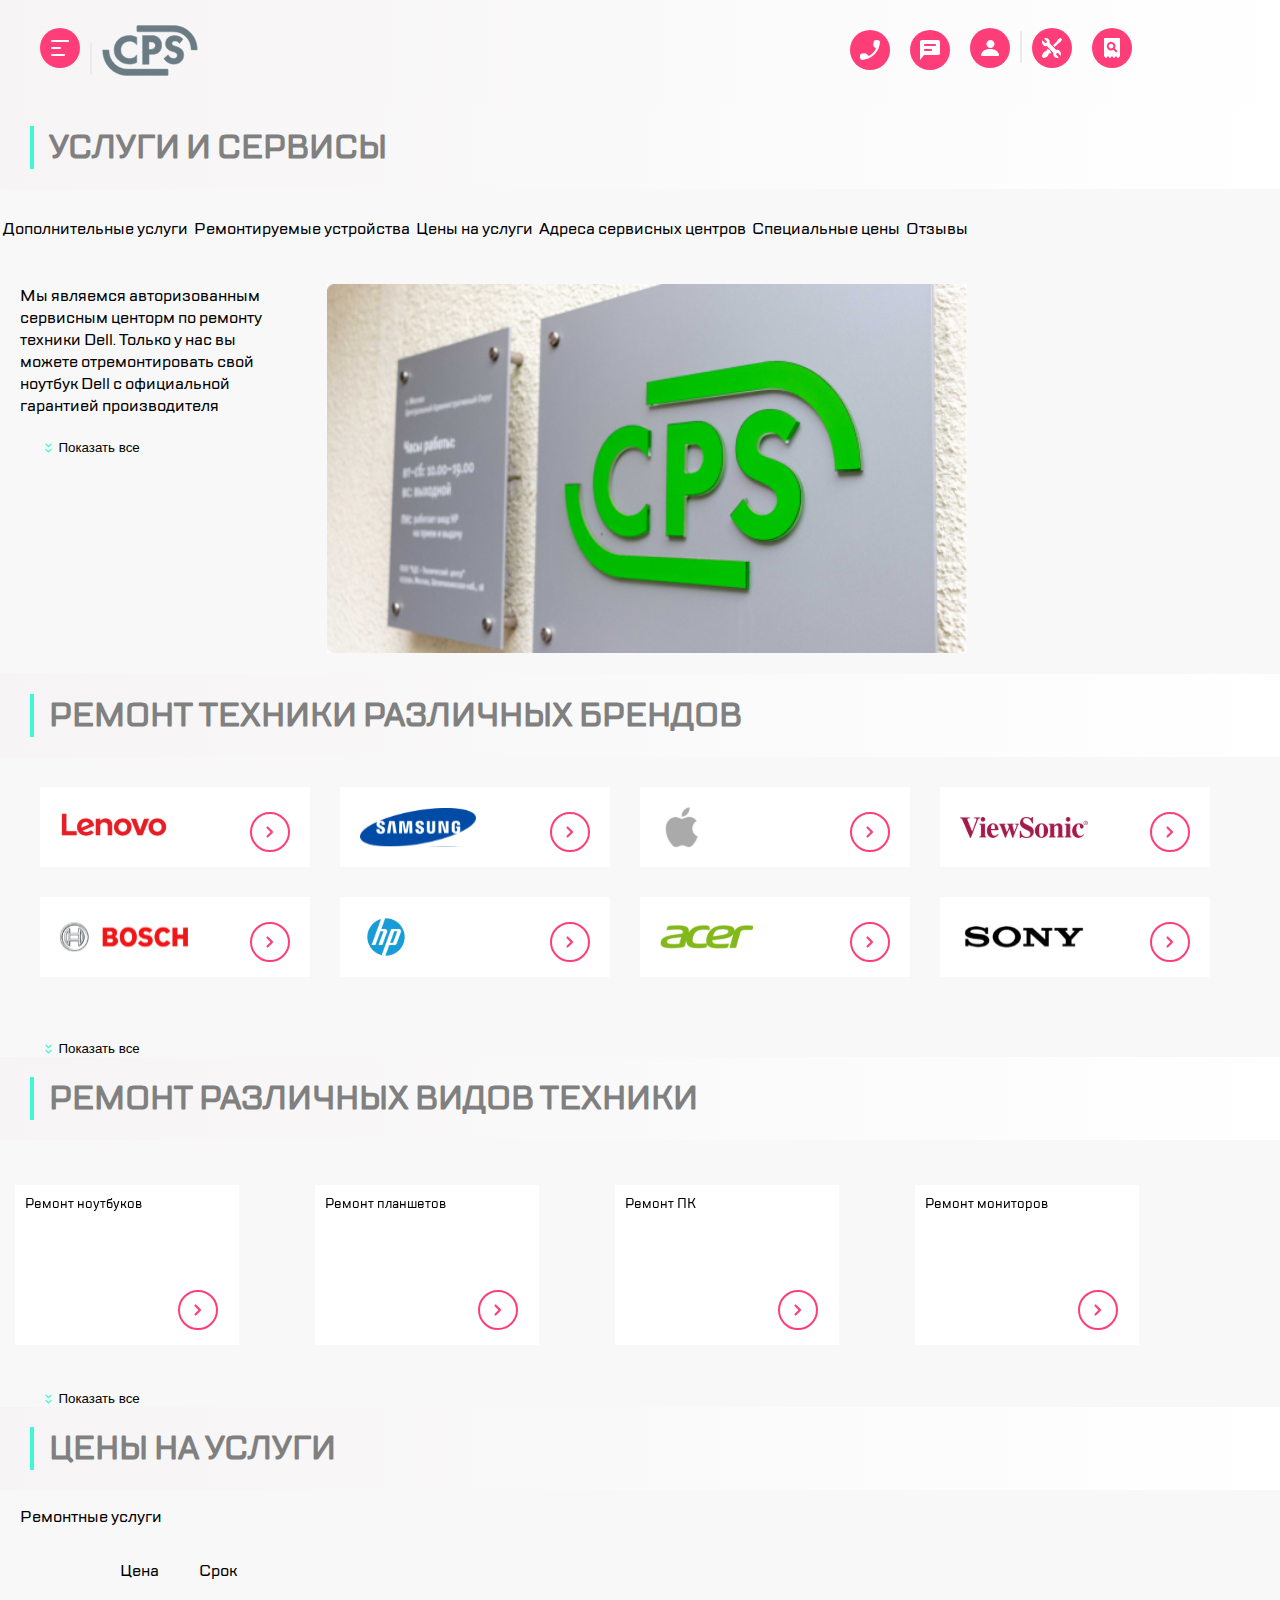
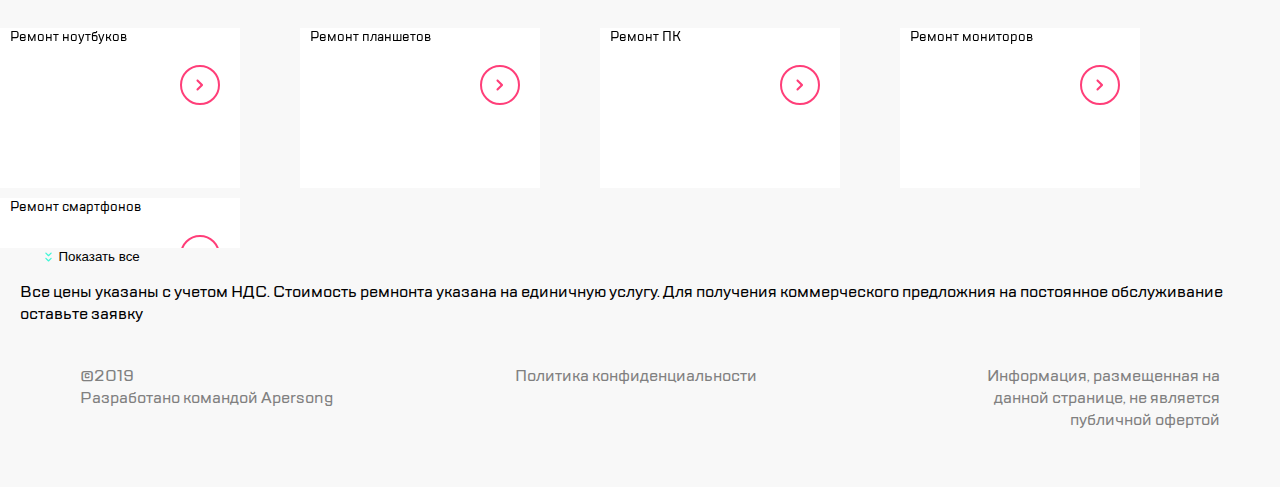
<file: docs/index.html>
<!DOCTYPE html>
<html lang="ru">

<head>
    <meta charset="UTF-8">
    <meta name="viewport" content="width=device-width,initial-scale=1">
    <link rel="stylesheet" href="https://cdn.jsdelivr.net/npm/swiper@11/swiper-bundle.min.css">
    <title>CPS</title>
<link href="style.css" rel="stylesheet"></head>

<body>
   <section class="outer-wrapper">
    <header class="menu">
        <div class="menu__cont">
            <div class="menu__left">
                <div><button class="menu__left--button--burger"></button></div>
                <div><span class="menu__left--span-1"><button class="menu__left--button--logo"></button></span></div>
            </div>
            <div class="menu__right">
                <div><button class="menu__right--button-m--call menu__bottom--button--tel"></button></div>

                <div><button class="menu__right--button-m--chat menu__bottom--button--chat button--checker"></button></div>
                <div><button class="menu__right--button-m--profile"></button></div>

                <span class="menu__right--span-3">
                    <div><button class="menu__right--button--repair"></button></div>
                </span>

                <div><button class="menu__right--button--status"></button></div>
            </div>
        </div>
    </header>
    <header class="services">
        <div class="services__header">
            <h1>Услуги и сервисы</h1>
        </div>
        <div class="services__buttons">
            <div><label>Оставить заявку<button class="services__buttons--enquiery"></button></label></div>
            <div><label>Статус ремонта<button class="services__buttons--status"></button></label></div>
        </div>
    </header>
    <nav class="services-nav">
        <ul class="no-bullet">
            <li><a href="" class="services-nav__link">Дополнительные услуги</a></li>
            <li><a href="" class="services-nav__link">Ремонтируемые устройства</a></li>
            <li><a href="" class="services-nav__link">Цены на услуги </a></li>
            <li><a href="" class="services-nav__link">Адреса сервисных центров</a></li>
            <li><a href="" class="services-nav__link">Специальные цены</a></li>
            <li><a href="" class="services-nav__link">Отзывы</a></li>
        </ul>
    </nav>
    <article class="text">
        <div>
            <div class="text__paragraphs wrapper--4">
                <p>
                    Мы являемся авторизованным сервисным центорм по ремонту техники Dell.
                    Только у нас вы можете отремонтировать свой ноутбук Dell с официальной гарантией производителя
                </p>
                <p>
                    Мы успешно работаем с 1992 года и заслужили репутацию надежного партнера, что подтверждает
                    большое количество постоянных клиентов. Мы гордимся тем, что к нам обращаются по рекомендациям и,
                    в свою очередь, советуют нас родным и близким.
                </p>
             
            </div>
            <div class="show--4">
              <label class="button-alignment--4">
                <div class="show-hide-arrow--4 show-arrow--4"></div>
                <button class="button-show-hide--4" id="hide--4">
                  <span class="show-to-hide--4">Показать все</span>
                  <span class="hide-to-show--4">Скрыть</span>
                </button>
              </label>
            </div>
        </div>
        <div class="text__image"><img src="./img/_MG_3223.jpg" alt="Логотип с графиком работы" class="text__image--pic"></div>
    </article>

    </section>
 
    <header>
        <h1>ремонт техники различных брендов</h1>
      </header>
    
      
    <div class="swiper">
      
      <div class="swiper-wrapper">
        
         <div class="swiper-slide">
          <div class="brand-list">
            <div class="logo--lenovo"></div>
            <button class="logo-button-go"></button>
          </div>
        </div>
        <div class="swiper-slide">
          <div class="brand-list">
          <div class="logo--samsung"></div>
          <button class="logo-button-go"></button>
          </div>
        </div>
        <div class="swiper-slide">
          <div class="brand-list">
          <div class="logo--apple"></div>
          <button class="logo-button-go"></button>
          </div>
        </div>
        <div class="swiper-slide">
          <div class="brand-list">
          <div class="logo--viewsonic"></div>
          <button class="logo-button-go"></button>
          </div>
        </div>
        <div class="swiper-slide">
          <div class="brand-list">
          <div class="logo--bosch"></div>
          <button class="logo-button-go"></button>
          </div>
        </div>
        <div class="swiper-slide">
          <div class="brand-list">
          <div class="logo--hp"></div>
          <button class="logo-button-go"></button>
          </div>
        </div>
        <div class="swiper-slide">
          <div class="brand-list">
          <div class="logo--acer"></div>
          <button class="logo-button-go"></button>
          </div>
        </div>
        <div class="swiper-slide">
        <div class="brand-list">
          <div class="logo--sony"></div>
          <button class="logo-button-go"></button>
        </div>
        </div>
        <div class="swiper-slide">
          <div class="brand-list">
          <div class="logo--lenovo"></div>
          <button class="logo-button-go"></button>
          </div>
        </div>
        
      </div>
      
      <div class="swiper-pagination"></div>
     </div>
    
    
    <div class="show">
      <label class="button-alignment">
        <div class="show-hide-arrow show-arrow"></div>
        <button class="button-show-hide" id="hide">
          <span class="show-to-hide">Показать все</span>
          <span class="hide-to-show">Скрыть</span>
        </button>
      </label>
    </div>
    
    

    <header>
      <h1>ремонт различных видов техники</h1>
    </header>
 
  

   

 
 <div class="swiper">
  
  <div class="swiper-wrapper swiper-wrapper--3">
    
      <div class="swiper-slide">
        <div>
          <div class="brand-list--2">
            <div class="repair-devices">Ремонт ноутбуков</div>
            <button class="logo-button-go"></button>
          </div>
        </div>
      </div>
      <div class="swiper-slide">
        <div>
          <div class="brand-list--2">
            <div class="repair-devices">Ремонт планшетов</div>
            <button class="logo-button-go"></button>
          </div>
        </div>
      </div>
      <div class="swiper-slide">
        <div>
          <div class="brand-list--2">
            <div class="repair-devices">Ремонт ПК</div>
            <button class="logo-button-go"></button>
          </div>
        </div>
      </div>
      <div class="swiper-slide">
        <div>
          <div class="brand-list--2">
            <div class="repair-devices">Ремонт мониторов</div>
            <button class="logo-button-go"></button>
          </div>
        </div>
      </div>
      <div class="swiper-slide">
        <div>
          <div class="brand-list--2">
            <div class="repair-devices">Ремонт смартфонов</div>
            <button class="logo-button-go"></button>
          </div>
        </div>
      </div>
  </div>

   
  <div class="swiper-pagination"></div>
  </div>
    
    <div class="show--2">
      <label class="button-alignment">
        <div class="show-hide-arrow--2 show-arrow--2"></div>
        <button class="button-show-hide--2" id="hide">
          <span class="show-to-hide--2">Показать все</span>
          <span class="hide-to-show--2">Скрыть</span>
        </button>
      </label>
    </div>
    




    <header>
      <h1>цены на услуги</h1>
    </header>
    <article class="">
      <span><p>Ремонтные услуги</p></span><span class="swiper-3-cap__right"><p>Цена</p><p>Срок</p></span>
    </article>





 
 <div class="swiper">
  
  <div class="swiper-wrapper swiper-wrapper--4">
    
      <div class="swiper-slide">
        <div>
          <div class="brand-list--3">
            <div class="repair-devices">Ремонт ноутбуков</div>
            <button class="logo-button-go"></button>
          </div>
        </div>
      </div>
      <div class="swiper-slide">
        <div>
          <div class="brand-list--3">
            <div class="repair-devices">Ремонт планшетов</div>
            <button class="logo-button-go"></button>
          </div>
        </div>
      </div>
      <div class="swiper-slide">
        <div>
          <div class="brand-list--3">
            <div class="repair-devices">Ремонт ПК</div>
            <button class="logo-button-go"></button>
          </div>
        </div>
      </div>
      <div class="swiper-slide">
        <div>
          <div class="brand-list--3">
            <div class="repair-devices">Ремонт мониторов</div>
            <button class="logo-button-go"></button>
          </div>
        </div>
      </div>
      <div class="swiper-slide">
        <div>
          <div class="brand-list--3">
            <div class="repair-devices">Ремонт смартфонов</div>
            <button class="logo-button-go"></button>
          </div>
        </div>
      </div>
  </div>

   
  <div class="swiper-pagination"></div>
  </div>


      <div class="show--3">
        <label class="button-alignment--3">
          <div class="show-hide-arrow--3 show-arrow--3"></div>
          <button class="button-show-hide--3" id="hide--3">
            <span class="show-to-hide--3">Показать все</span>
            <span class="hide-to-show--3">Скрыть</span>
          </button>
        </label>
      </div>
      <p>Все цены указаны с учетом НДС. Стоимость ремнонта указана 
        на единичную услугу. Для получения коммерческого предложния 
        на постоянное обслуживание оставьте заявку</p>


      
      <footer class="footer">
        <div class="footer__left-box">
          <p>&copy;2019</p>
          <p>Разработано командой Apersong</p>
        </div>
        <div class="footer__center-box">
          <p>Политика конфиденциальности</p>
        </div>
        <div class="footer__right-box">
          <p>Информация, размещенная на данной странице, не является публичной офертой</p>
        </div>
      </footer>
    


<div class="left-container remove--left-cont" id="left-container">
  <div class="modal-menu remove--burger">
        <div id="top"> 
          <header class="menu-side">
             <div class="menu__left">
                 <div><button class="menu__left--button--cross"></button></div>
                 <div><button class="menu__left--button--logo"></button></div>
             </div>
             <div class="menu__right">
                 <div><button class="menu__right--button--search"></button></div>
             </div>
         </header>
         <header>
             <nav class="services-nav">
                 <ul class="services-nav__list">
                     <li>
                         <a href="" class="services-nav__link">Ремонт техники </a>
                     </li>
                     <li>
                         <a href="" class="services-nav__link">Услуги и сервисы</a>
                     </li>
                     <li>
                         <a href="" class="services-nav__link">Корпоративным клиентам</a>
                     </li>
                     <li>
                         <a href="" class="services-nav__link">Продавцам техники</a>
                     </li>
                     <li>
                         <a href="" class="services-nav__link">Партнерам</a>
                     </li>
                     <li>
                         <a href="" class="services-nav__link">Производителям</a>
                     </li>
                     <li>
                         <a href="" class="services-nav__link">Наши сервисные центры</a>
                     </li>
                     <li>
                         <a href="" class="services-nav__link">Контакты</a>
                     </li>
 
                 </ul>
             </nav>
         </header>
        </div>
        

    <div id="bottom">
         <footer class="menu-foot">
             <div class="menu-foot__bottom">
                 <div><button class="menu__bottom--button--tel"></button></div>
                 <div><button class="menu__bottom--button--chat button--checker"></button></div>
                 <div><button class="menu__bottom--button--profile"></button></div>
             </div>
             <div class="menu-foot__mail">
                 <a href="mailto:mail@cps.com">mail@cps.com</a>
             </div>
             <div class="menu-foot__tel">
                 <a href="tel:88008908900">8 800 890 8900</a>
             </div>
             <div class="menu-foot__lang">
                 <a href="">RU</a>
                 <a href="">EN</a>
                 <a href="">CH</a>
             </div>
         </footer>
    </div>
  </div>

     <div class="modal-right--tel" id="modal-tel">
      <header class="menu-side">
           <div class="menu__left">
               <div><button class="menu__left--button--cross button--cross--tel"></button></div>
           </div>
      </header>
      <section class="form-wrap">
        <div class="services__header">
          <h2>Заказать звонок</h2>
        </div>

        <form>
             <label>
              <input type="tel" name="" value="" placeholder="Телефон" class="input-form"> 
            </label>
            <div><p class="under-text">Нажимая 'отправить' вы даете согласие на <a href="" class="text-link">обработку персональных 
              данных</a> и соглашаететсь с <a href="" class="text-link">нашей политикой конфиденциальности</a>
            </p></div>
            <div>
              <label class="button-send">Отправить<button class="logo-button-go--white"></button></label>
            </div>
        </form>

      </section>
     </div>

     
     <div class="modal-right">
      <header class="menu-side">
           <div class="menu__left">
               <div><button class="menu__left--button--cross button--cross--chat"></button></div>
           </div>
      </header>
      <section class="form-wrap">
        <div class="services__header">
          <h2>Обратная связь</h2>
        </div>

        <form>
            <div class="">
              <label>
              <input class="input-form" type="name" name="" value="" placeholder="Имя"> 
             </label>
            </div>
            <label>
              <input type="tel" name="" value="" placeholder="Телефон" class="input-form"> 
            </label>
            <label>
              <input type="email" name="" value="" placeholder="Электронная почта" class="input-form"> 
            </label>
            <textarea name="" id="" cols="30" rows="10" placeholder="Сообщение" class="text-form"></textarea>
            <div><p class="under-text">Нажимая 'отправить' вы даете согласие на <a href="" class="text-link">обработку персональных 
              данных</a> и соглашаететсь с <a href="" class="text-link">нашей политикой конфиденциальности</a>
            </p></div>
            <div>
              <label class="button-send">Отправить<button class="logo-button-go--white"></button></label>
            </div>
        </form>

      </section>


     </div>
         </div>
        



     <div class="blurred"></div>

    
    
    <script src="https://cdn.jsdelivr.net/npm/swiper@11/swiper-bundle.min.js"></script>
    
    <script>
   /*let swiper = new Swiper('.swiper', {
  // Optional parameters
 

  // If we need pagination
  pagination: {
    el: '.swiper-pagination',
  },

  // Navigation arrows
  navigation: {
    nextEl: '.swiper-button-next',
    prevEl: '.swiper-button-prev',
  },

  // And if we need scrollbar
  scrollbar: {
    el: '.swiper-scrollbar',
  },
});*/



   let swipers = [];

function handleSwipers() {
  let swipersElements = document.querySelectorAll('.swiper');

  if (window.matchMedia('(max-width: 768px)').matches) {
    swipersElements.forEach((swiperElement, index) => {
      if (!swipers[index]) {
        swipers[index] = new Swiper
        (swiperElement, {
          loop: false,
          pagination: {
            el: '.swiper-pagination',
          },
          navigation: {
            nextEl: '.swiper-button-next',
            prevEl: '.swiper-button-prev',
          },
          scrollbar: {
            el: '.swiper-scrollbar',
          },
        });
      }
    });
  } else {
    swipers.forEach((swiper) => {
      if (swiper) {
        swiper.destroy();
      }
    });
    swipers = [];
  }
}

window.addEventListener('resize', handleSwipers);



  

    </script>

  
  
<script type="text/javascript" src="./js/bundle.js"></script></body>

</html>
</file>
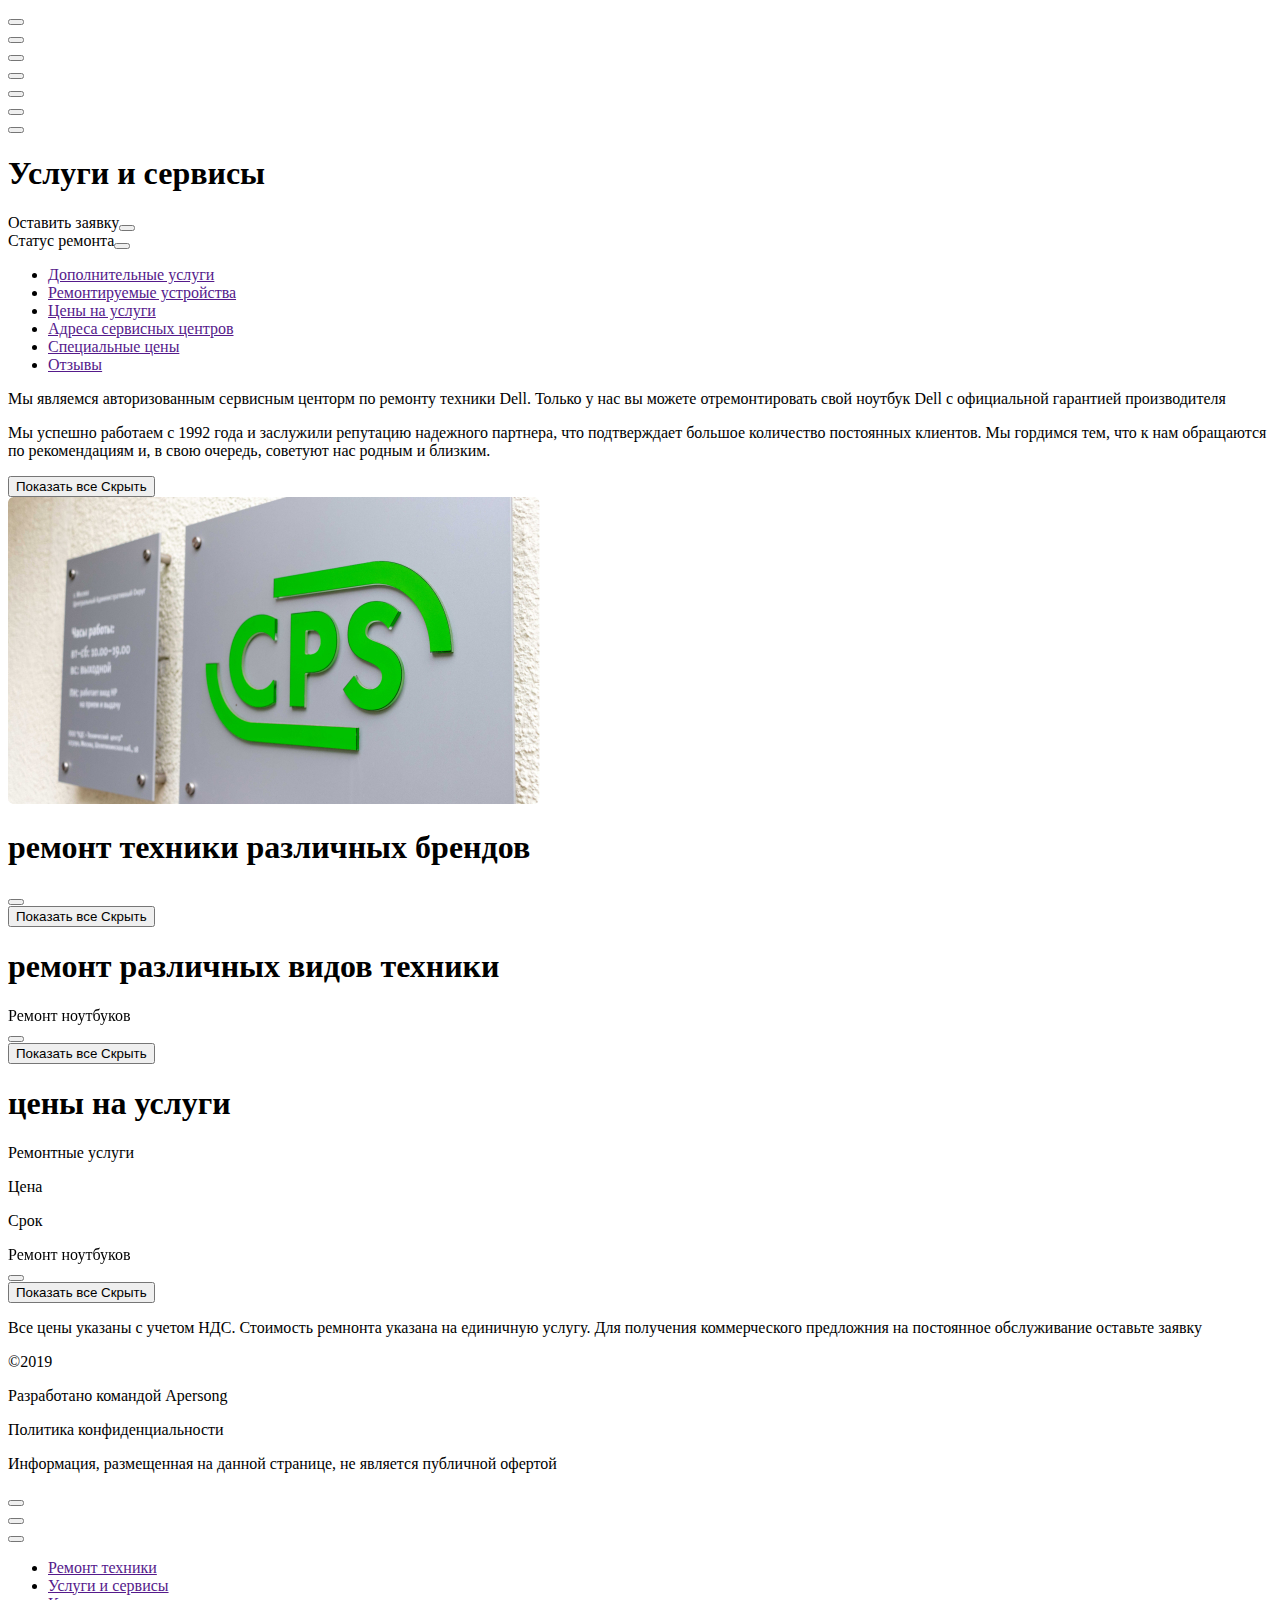
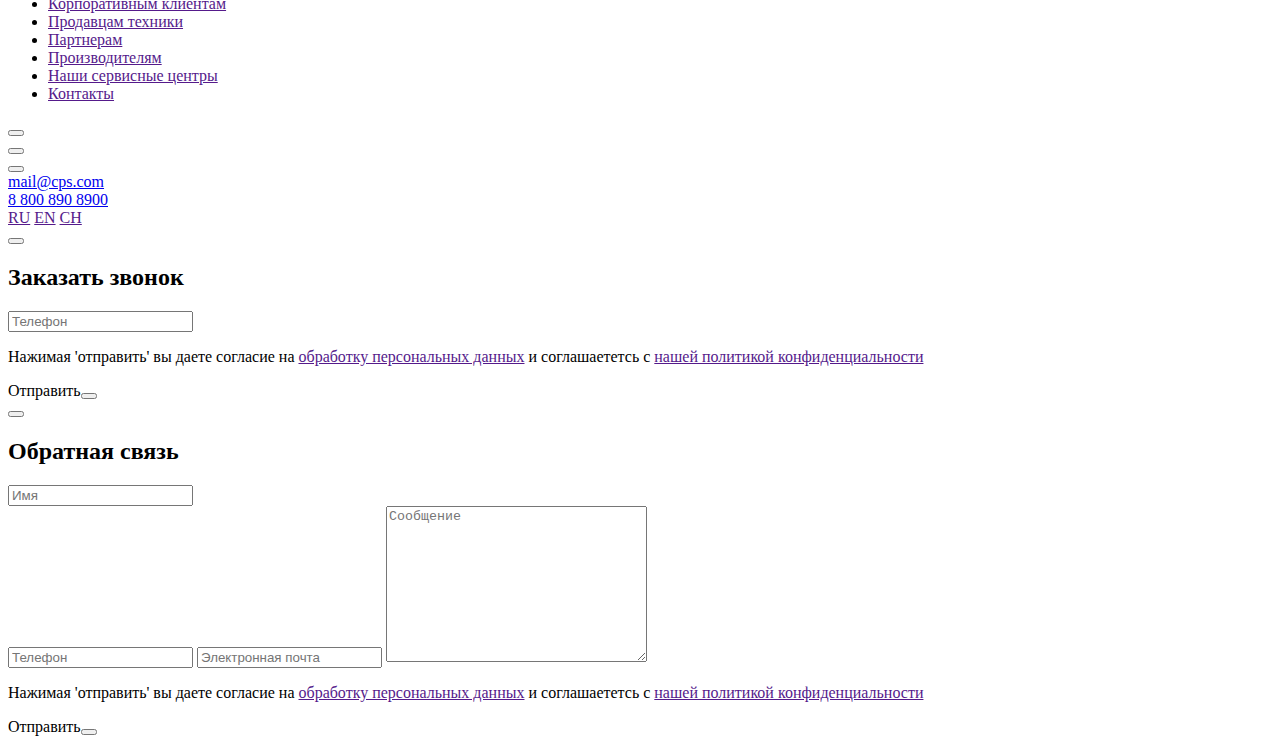
<file: src/index.html>
<!DOCTYPE html>
<html lang="ru">

<head>
    <meta charset="UTF-8">
    <meta name="viewport" content="width=device-width, initial-scale=1.0">
    <link
  rel="stylesheet"
  href="https://cdn.jsdelivr.net/npm/swiper@11/swiper-bundle.min.css"
/>
    <title>CPS</title>
</head>

<body>
   <section class = "outer-wrapper">
    <header class="menu">
        <div class="menu__cont">
            <div class="menu__left">
                <div><button class="menu__left--button--burger "></button></div>
                <div><span class="menu__left--span-1"><button class="menu__left--button--logo"></button></span></div>
            </div>
            <div class="menu__right">
                <div><button class="menu__right--button-m--call menu__bottom--button--tel"></button></div>

                <div><button class="menu__right--button-m--chat menu__bottom--button--chat button--checker"></button></div>
                <div><button class="menu__right--button-m--profile "></button></div>

                <span class="menu__right--span-3">
                    <div><button class="menu__right--button--repair "></button></div>
                </span>

                <div><button class="menu__right--button--status"></div>
            </div>
        </div>
    </header>
    <header class="services">
        <div class="services__header">
            <h1>Услуги и сервисы</h1>
        </div>
        <div class="services__buttons">
            <div><label>Оставить заявку<button class="services__buttons--enquiery"></button></label></div>
            <div><label>Статус ремонта<button class="services__buttons--status"></button></label></div>
        </div>
    </header>
    <nav class="services-nav">
        <ul class="no-bullet">
            <li><a href="" class="services-nav__link">Дополнительные услуги</a></li>
            <li><a href="" class="services-nav__link">Ремонтируемые устройства</a></li>
            <li><a href="" class="services-nav__link">Цены на услуги </a></li>
            <li><a href="" class="services-nav__link">Адреса сервисных центров</a></li>
            <li><a href="" class="services-nav__link">Специальные цены</a></li>
            <li><a href="" class="services-nav__link">Отзывы</a></li>
        </ul>
    </nav>
    <article class="text">
        <div>
            <div class="text__paragraphs wrapper--4">
                <p>
                    Мы являемся авторизованным сервисным центорм по ремонту техники Dell.
                    Только у нас вы можете отремонтировать свой ноутбук Dell с официальной гарантией производителя
                </p>
                <p>
                    Мы успешно работаем с 1992 года и заслужили репутацию надежного партнера, что подтверждает
                    большое количество постоянных клиентов. Мы гордимся тем, что к нам обращаются по рекомендациям и,
                    в свою очередь, советуют нас родным и близким.
                </p>
             
            </div>
            <div class="show--4">
              <label class="button-alignment--4">
                <div class="show-hide-arrow--4 show-arrow--4"></div>
                <button class="button-show-hide--4" id="hide--4">
                  <span class = 'show-to-hide--4'>Показать все</span>
                  <span class = "hide-to-show--4">Скрыть</span>
                </button>
              </label>
            </div>
        </div>
        <div class="text__image"><img src="./img/_MG_3223.jpg" alt="Логотип с графиком работы" class="text__image--pic"></div>
    </article>

    </section>
 
    <header>
        <h1>ремонт техники различных брендов</h1>
      </header>
    <!--swiper1-->
      <!-- Slider main container -->
    <div class="swiper">
      <!-- Additional required wrapper -->
      <div class="swiper-wrapper">
        <!-- Slides -->
         <div class="swiper-slide">
          <div class="brand-list">
            <div class="logo--lenovo"></div>
            <button class="logo-button-go"></button>
          </div>
        </div>
        <div class="swiper-slide">
          <div class="brand-list">
          <div class="logo--samsung"></div>
          <button class="logo-button-go"></button>
          </div>
        </div>
        <div class="swiper-slide">
          <div class="brand-list">
          <div class="logo--apple"></div>
          <button class="logo-button-go"></button>
          </div>
        </div>
        <div class="swiper-slide">
          <div class="brand-list">
          <div class="logo--viewsonic"></div>
          <button class="logo-button-go"></button>
          </div>
        </div>
        <div class="swiper-slide">
          <div class="brand-list">
          <div class="logo--bosch"></div>
          <button class="logo-button-go"></button>
          </div>
        </div>
        <div class="swiper-slide">
          <div class="brand-list">
          <div class="logo--hp"></div>
          <button class="logo-button-go"></button>
          </div>
        </div>
        <div class="swiper-slide">
          <div class="brand-list">
          <div class="logo--acer"></div>
          <button class="logo-button-go"></button>
          </div>
        </div>
        <div class="swiper-slide">
        <div class="brand-list">
          <div class="logo--sony"></div>
          <button class="logo-button-go"></button>
        </div>
        </div>
        <div class="swiper-slide">
          <div class="brand-list">
          <div class="logo--lenovo"></div>
          <button class="logo-button-go"></button>
          </div>
        </div>
        
      </div>
      <!-- If we need pagination -->
      <div class="swiper-pagination"></div>
     </div>
    
    
    <div class="show">
      <label class="button-alignment">
        <div class="show-hide-arrow show-arrow"></div>
        <button class="button-show-hide" id="hide">
          <span class = 'show-to-hide'>Показать все</span>
          <span class = "hide-to-show">Скрыть</span>
        </button>
      </label>
    </div>
    </section>
    

    <header>
      <h1>ремонт различных видов техники</h1>
    </header>
 
  

   <!--swiper2-->

 <!-- Slider main container -->
 <div class="swiper">
  <!-- Additional required wrapper -->
  <div class="swiper-wrapper swiper-wrapper--3">
    <!-- Slides -->
      <div class="swiper-slide">
        <div>
          <div class="brand-list--2">
            <div class="repair-devices">Ремонт ноутбуков</div>
            <button class="logo-button-go"></button>
          </div>
        </div>
      </div>
      <div class="swiper-slide">
        <div>
          <div class="brand-list--2">
            <div class="repair-devices">Ремонт планшетов</div>
            <button class="logo-button-go"></button>
          </div>
        </div>
      </div>
      <div class="swiper-slide">
        <div>
          <div class="brand-list--2">
            <div class="repair-devices">Ремонт ПК</div>
            <button class="logo-button-go"></button>
          </div>
        </div>
      </div>
      <div class="swiper-slide">
        <div>
          <div class="brand-list--2">
            <div class="repair-devices">Ремонт мониторов</div>
            <button class="logo-button-go"></button>
          </div>
        </div>
      </div>
      <div class="swiper-slide">
        <div>
          <div class="brand-list--2">
            <div class="repair-devices">Ремонт смартфонов</div>
            <button class="logo-button-go"></button>
          </div>
        </div>
      </div>
  </div>

   <!-- If we need pagination -->
  <div class="swiper-pagination"></div>
  </div>
    
    <div class="show--2">
      <label class="button-alignment">
        <div class="show-hide-arrow--2 show-arrow--2"></div>
        <button class="button-show-hide--2" id="hide">
          <span class = 'show-to-hide--2'>Показать все</span>
          <span class = "hide-to-show--2">Скрыть</span>
        </button>
      </label>
    </div>
    </section>




    <header>
      <h1>цены на услуги</h1>
    </header>
    <article class="">
      <span><p>Ремонтные услуги</p></span><span class="swiper-3-cap__right"><p>Цена</p><p>Срок</p></span>
    </article>



<!--swiper3-->

 <!-- Slider main container -->
 <div class="swiper">
  <!-- Additional required wrapper -->
  <div class="swiper-wrapper swiper-wrapper--4">
    <!-- Slides -->
      <div class="swiper-slide">
        <div>
          <div class="brand-list--3">
            <div class="repair-devices">Ремонт ноутбуков</div>
            <button class="logo-button-go"></button>
          </div>
        </div>
      </div>
      <div class="swiper-slide">
        <div>
          <div class="brand-list--3">
            <div class="repair-devices">Ремонт планшетов</div>
            <button class="logo-button-go"></button>
          </div>
        </div>
      </div>
      <div class="swiper-slide">
        <div>
          <div class="brand-list--3">
            <div class="repair-devices">Ремонт ПК</div>
            <button class="logo-button-go"></button>
          </div>
        </div>
      </div>
      <div class="swiper-slide">
        <div>
          <div class="brand-list--3">
            <div class="repair-devices">Ремонт мониторов</div>
            <button class="logo-button-go"></button>
          </div>
        </div>
      </div>
      <div class="swiper-slide">
        <div>
          <div class="brand-list--3">
            <div class="repair-devices">Ремонт смартфонов</div>
            <button class="logo-button-go"></button>
          </div>
        </div>
      </div>
  </div>

   <!-- If we need pagination -->
  <div class="swiper-pagination"></div>
  </div>


      <div class="show--3">
        <label class="button-alignment--3">
          <div class="show-hide-arrow--3 show-arrow--3"></div>
          <button class="button-show-hide--3" id="hide--3">
            <span class = 'show-to-hide--3'>Показать все</span>
            <span class = "hide-to-show--3">Скрыть</span>
          </button>
        </label>
      </div>
      <p>Все цены указаны с учетом НДС. Стоимость ремнонта указана 
        на единичную услугу. Для получения коммерческого предложния 
        на постоянное обслуживание оставьте заявку</p>


 <!--main footer-->     
      <footer class="footer">
        <div class="footer__left-box">
          <p>&copy;2019</p>
          <p>Разработано командой Apersong</p>
        </div>
        <div class = "footer__center-box">
          <p>Политика конфиденциальности</p>
        </div>
        <div class = "footer__right-box">
          <p>Информация, размещенная на данной странице, не является публичной офертой</p>
        </div>
      </footer>
    </section>

<!--модалка бургер-->
<div class="left-container remove--left-cont" id="left-container">
  <div class="modal-menu remove--burger">
        <div id="top"> 
          <header class="menu-side">
             <div class="menu__left">
                 <div><button class="menu__left--button--cross"></button></div>
                 <div><button class="menu__left--button--logo"></button></div>
             </div>
             <div class="menu__right">
                 <div><button class="menu__right--button--search"></button></div>
             </div>
         </header>
         <header>
             <nav class="services-nav">
                 <ul class="services-nav__list">
                     <li>
                         <a href="" class="services-nav__link">Ремонт техники </a>
                     </li>
                     <li>
                         <a href="" class="services-nav__link">Услуги и сервисы</a>
                     </li>
                     <li>
                         <a href="" class="services-nav__link">Корпоративным клиентам</a>
                     </li>
                     <li>
                         <a href="" class="services-nav__link">Продавцам техники</a>
                     </li>
                     <li>
                         <a href="" class="services-nav__link">Партнерам</a>
                     </li>
                     <li>
                         <a href="" class="services-nav__link">Производителям</a>
                     </li>
                     <li>
                         <a href="" class="services-nav__link">Наши сервисные центры</a>
                     </li>
                     <li>
                         <a href="" class="services-nav__link">Контакты</a>
                     </li>
 
                 </ul>
             </nav>
         </header>
        </div>
        

    <div id="bottom">
         <footer class="menu-foot">
             <div class="menu-foot__bottom">
                 <div><button class="menu__bottom--button--tel"></button></div>
                 <div><button class="menu__bottom--button--chat button--checker"></button></div>
                 <div><button class="menu__bottom--button--profile"></button></div>
             </div>
             <div class="menu-foot__mail">
                 <a href="mailto:mail@cps.com">mail@cps.com</a>
             </div>
             <div class="menu-foot__tel">
                 <a href="tel:88008908900">8 800 890 8900</a>
             </div>
             <div class="menu-foot__lang">
                 <a href="">RU</a>
                 <a href="">EN</a>
                 <a href="">CH</a>
             </div>
         </footer>
    </div>
  </div>
<!-- Модалка телефон-->
     <div class="modal-right--tel" id="modal-tel">
      <header class="menu-side">
           <div class="menu__left">
               <div><button class="menu__left--button--cross button--cross--tel"></button></div>
           </div>
      </header>
      <section class = "form-wrap">
        <div class = 'services__header'>
          <h2>Заказать звонок</h2>
        </div>

        <form>
             <label>
              <input type='tel' name='' value='' placeholder="Телефон" class = 'input-form'> 
            </label>
            <div><p class="under-text">Нажимая 'отправить' вы даете согласие на <a href="" class = 'text-link'>обработку персональных 
              данных</a> и соглашаететсь с <a href="" class="text-link">нашей политикой конфиденциальности</a>
            </p></div>
            <div>
              <label class="button-send" >Отправить<button class = 'logo-button-go--white'></button></label>
            </div>
        </form>

      </section>
     </div>

     <!-- модалка Chat-->
     <div class="modal-right " >
      <header class="menu-side">
           <div class="menu__left">
               <div><button class="menu__left--button--cross button--cross--chat"></button></div>
           </div>
      </header>
      <section class = "form-wrap">
        <div class = 'services__header'>
          <h2>Обратная связь</h2>
        </div>

        <form>
            <div class="">
              <label>
              <input class = 'input-form' type='name' name='' value='' placeholder="Имя"> 
             </label>
            </div>
            <label>
              <input type='tel' name='' value='' placeholder="Телефон" class = 'input-form'> 
            </label>
            <label>
              <input type='email' name='' value='' placeholder="Электронная почта"  class = 'input-form'> 
            </label>
            <textarea name="" id="" cols="30" rows="10" placeholder="Сообщение"  class = 'text-form'></textarea>
            <div><p class="under-text">Нажимая 'отправить' вы даете согласие на <a href="" class = 'text-link'>обработку персональных 
              данных</a> и соглашаететсь с <a href="" class="text-link">нашей политикой конфиденциальности</a>
            </p></div>
            <div>
              <label class="button-send" >Отправить<button class = 'logo-button-go--white'></button></label>
            </div>
        </form>

      </section>


     </div>
         </div>
        </div>



     <div class='blurred'></div>

    
    
    <script src="https://cdn.jsdelivr.net/npm/swiper@11/swiper-bundle.min.js"></script>
    
    <script>
   /*let swiper = new Swiper('.swiper', {
  // Optional parameters
 

  // If we need pagination
  pagination: {
    el: '.swiper-pagination',
  },

  // Navigation arrows
  navigation: {
    nextEl: '.swiper-button-next',
    prevEl: '.swiper-button-prev',
  },

  // And if we need scrollbar
  scrollbar: {
    el: '.swiper-scrollbar',
  },
});*/



   let swipers = [];

function handleSwipers() {
  let swipersElements = document.querySelectorAll('.swiper');

  if (window.matchMedia('(max-width: 768px)').matches) {
    swipersElements.forEach((swiperElement, index) => {
      if (!swipers[index]) {
        swipers[index] = new Swiper
        (swiperElement, {
          loop: false,
          pagination: {
            el: '.swiper-pagination',
          },
          navigation: {
            nextEl: '.swiper-button-next',
            prevEl: '.swiper-button-prev',
          },
          scrollbar: {
            el: '.swiper-scrollbar',
          },
        });
      }
    });
  } else {
    swipers.forEach((swiper) => {
      if (swiper) {
        swiper.destroy();
      }
    });
    swipers = [];
  }
}

window.addEventListener('resize', handleSwipers);



  

    </script>

  <!-- <script src="./js/script.js"></script> -->
  <!-- <script src="./js/swiperandbuttonsshow.js"></script>-->
</body>

</html>
</file>
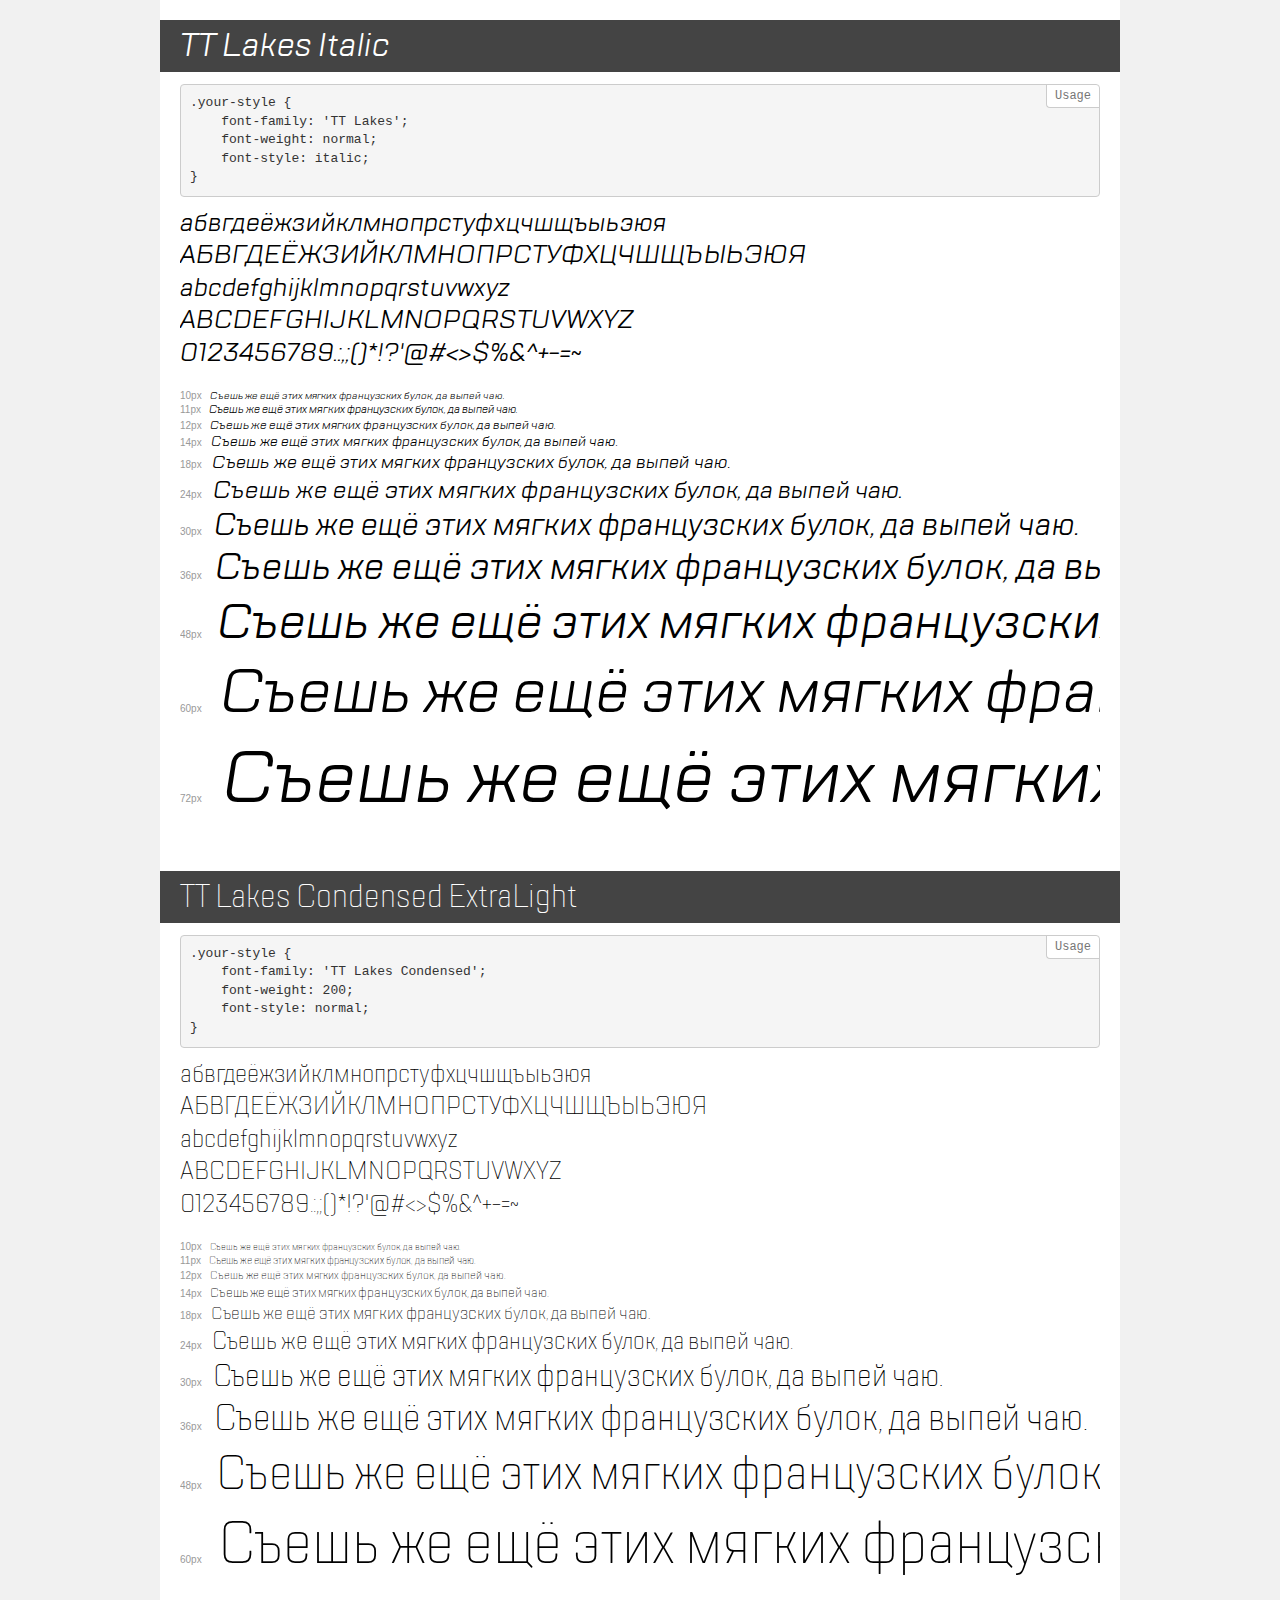
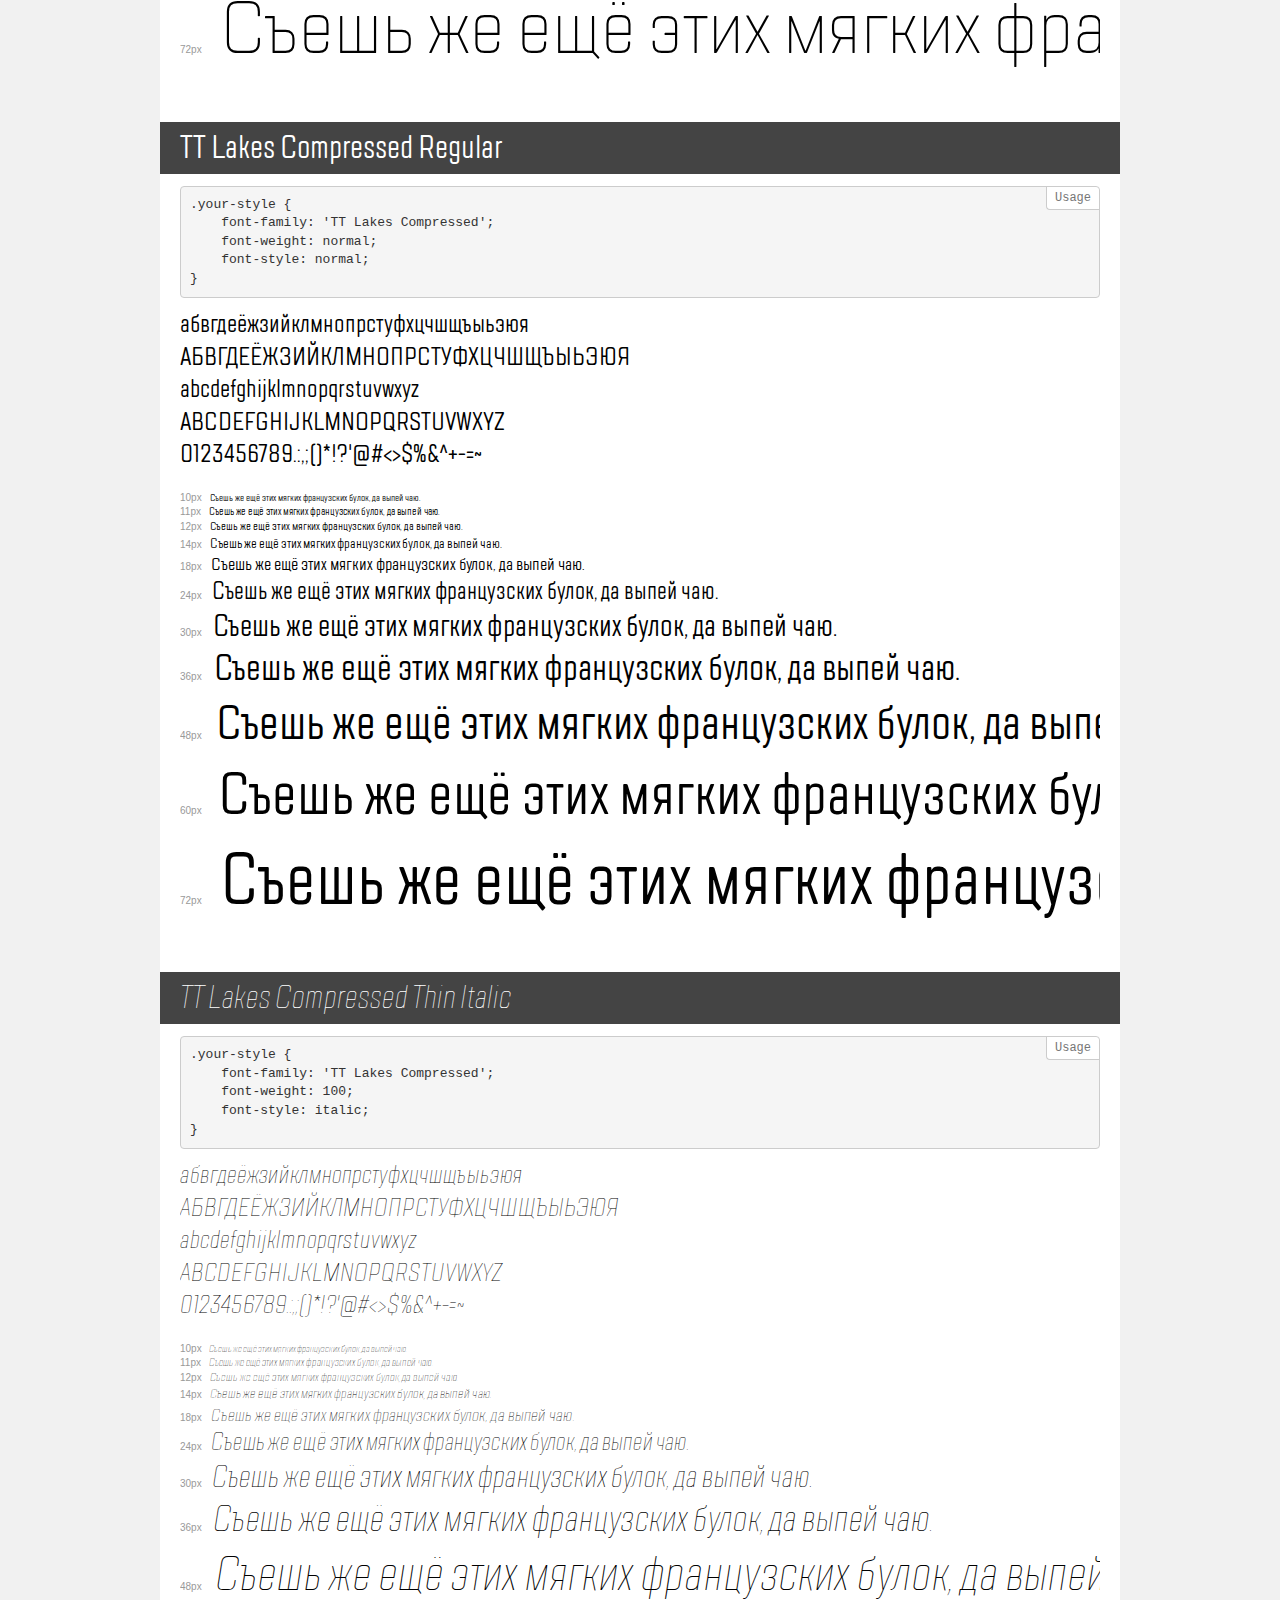
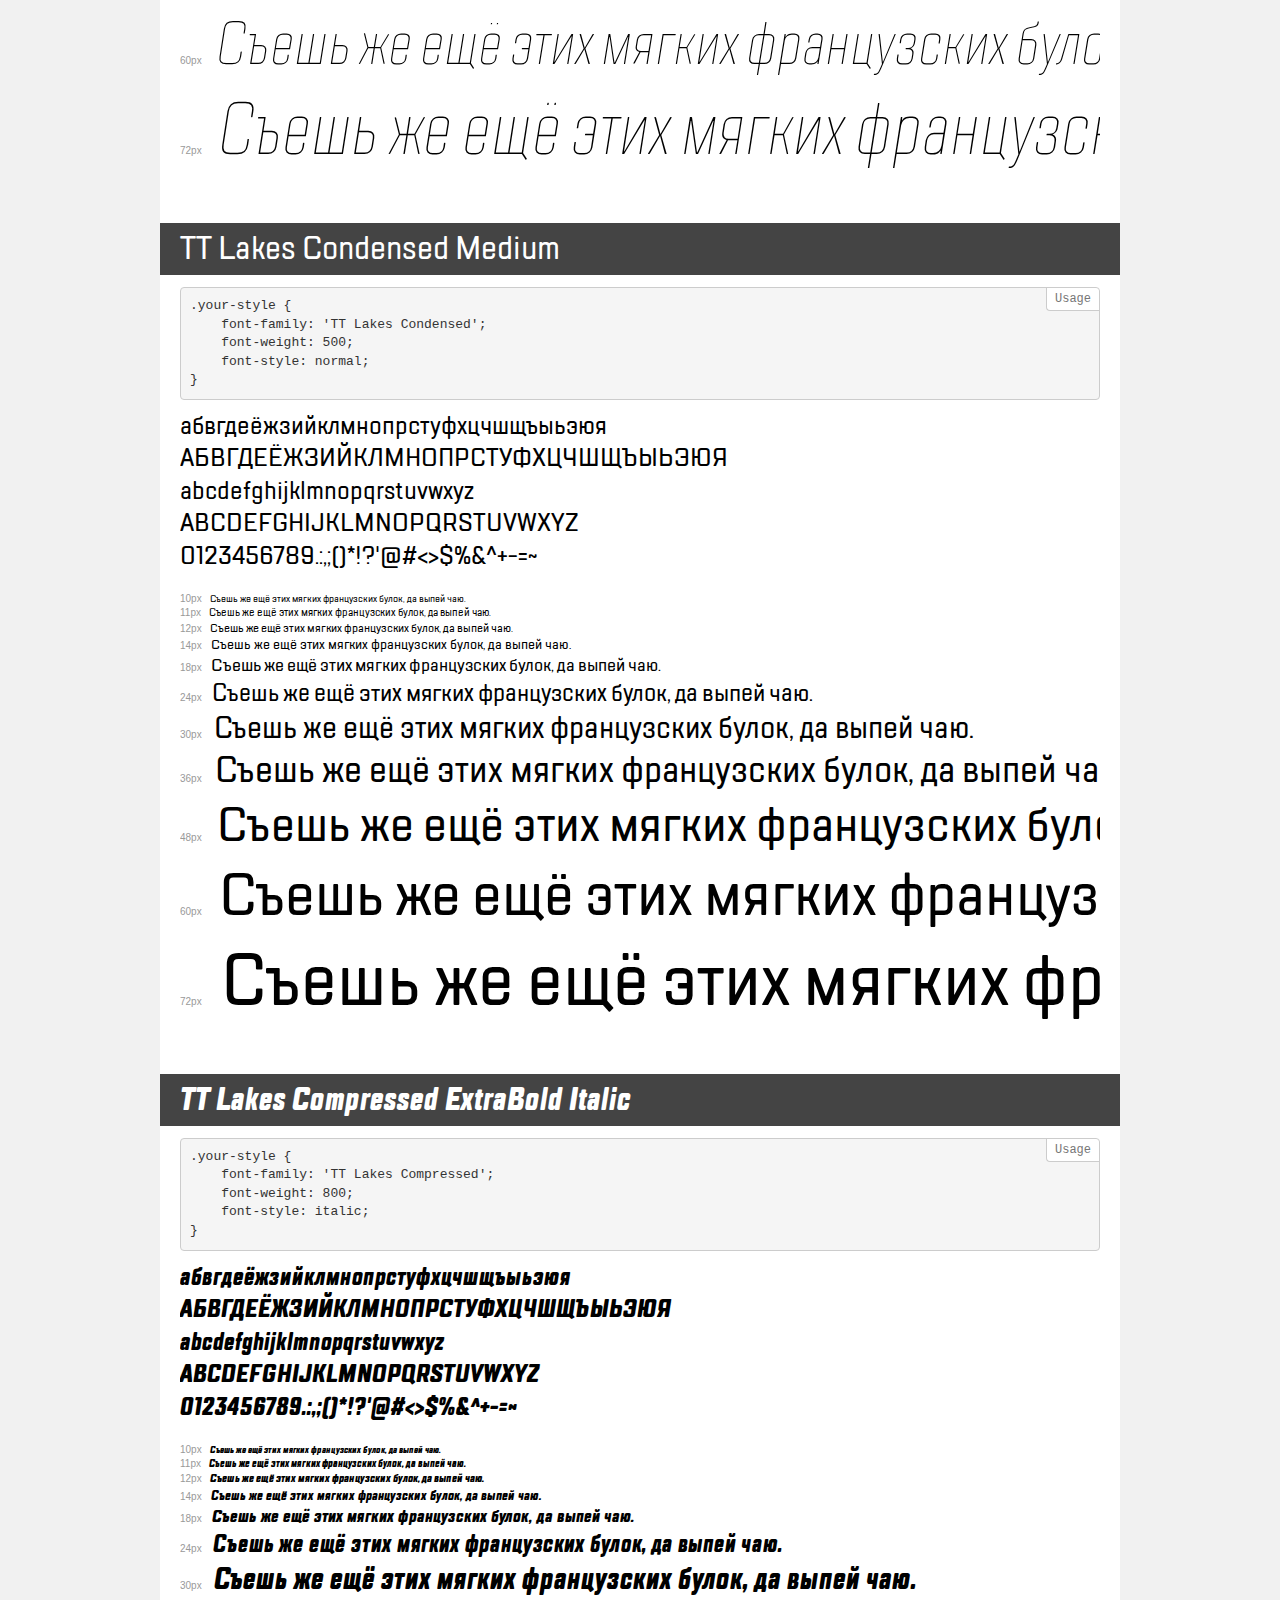
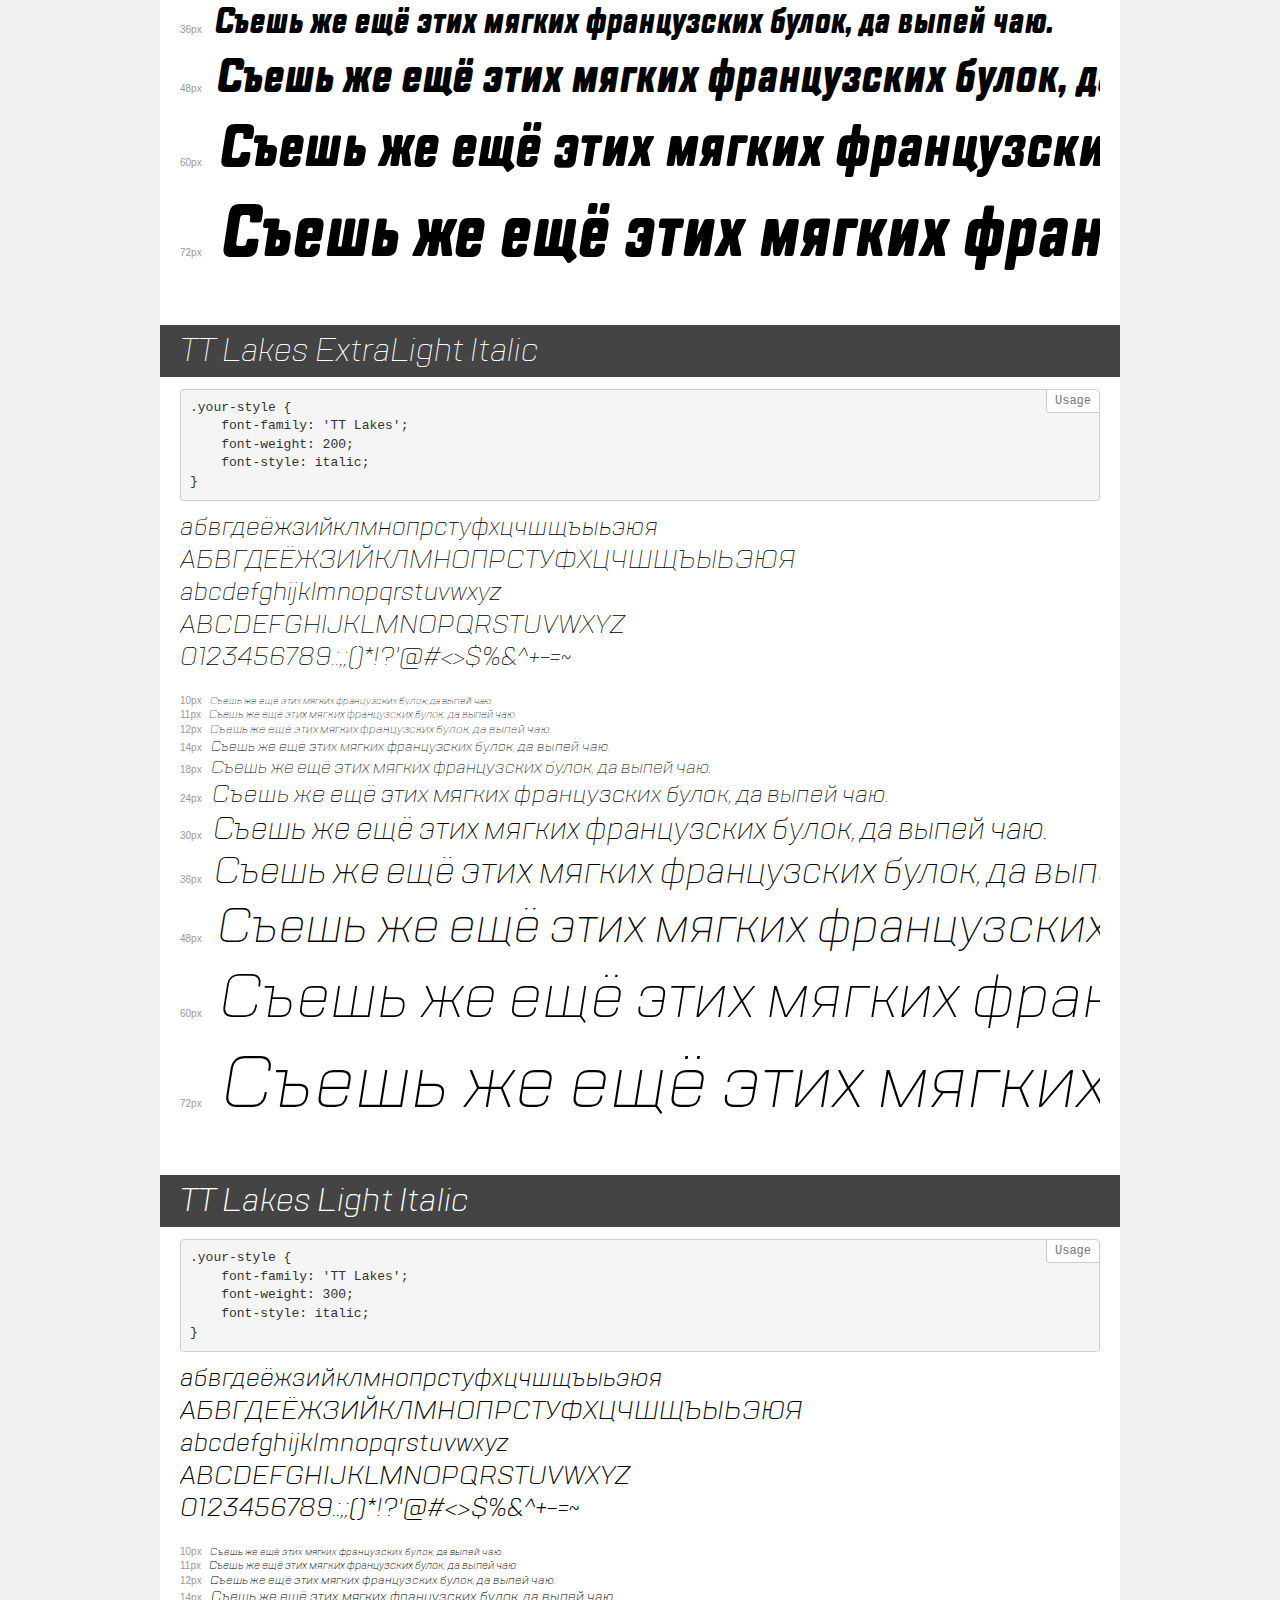
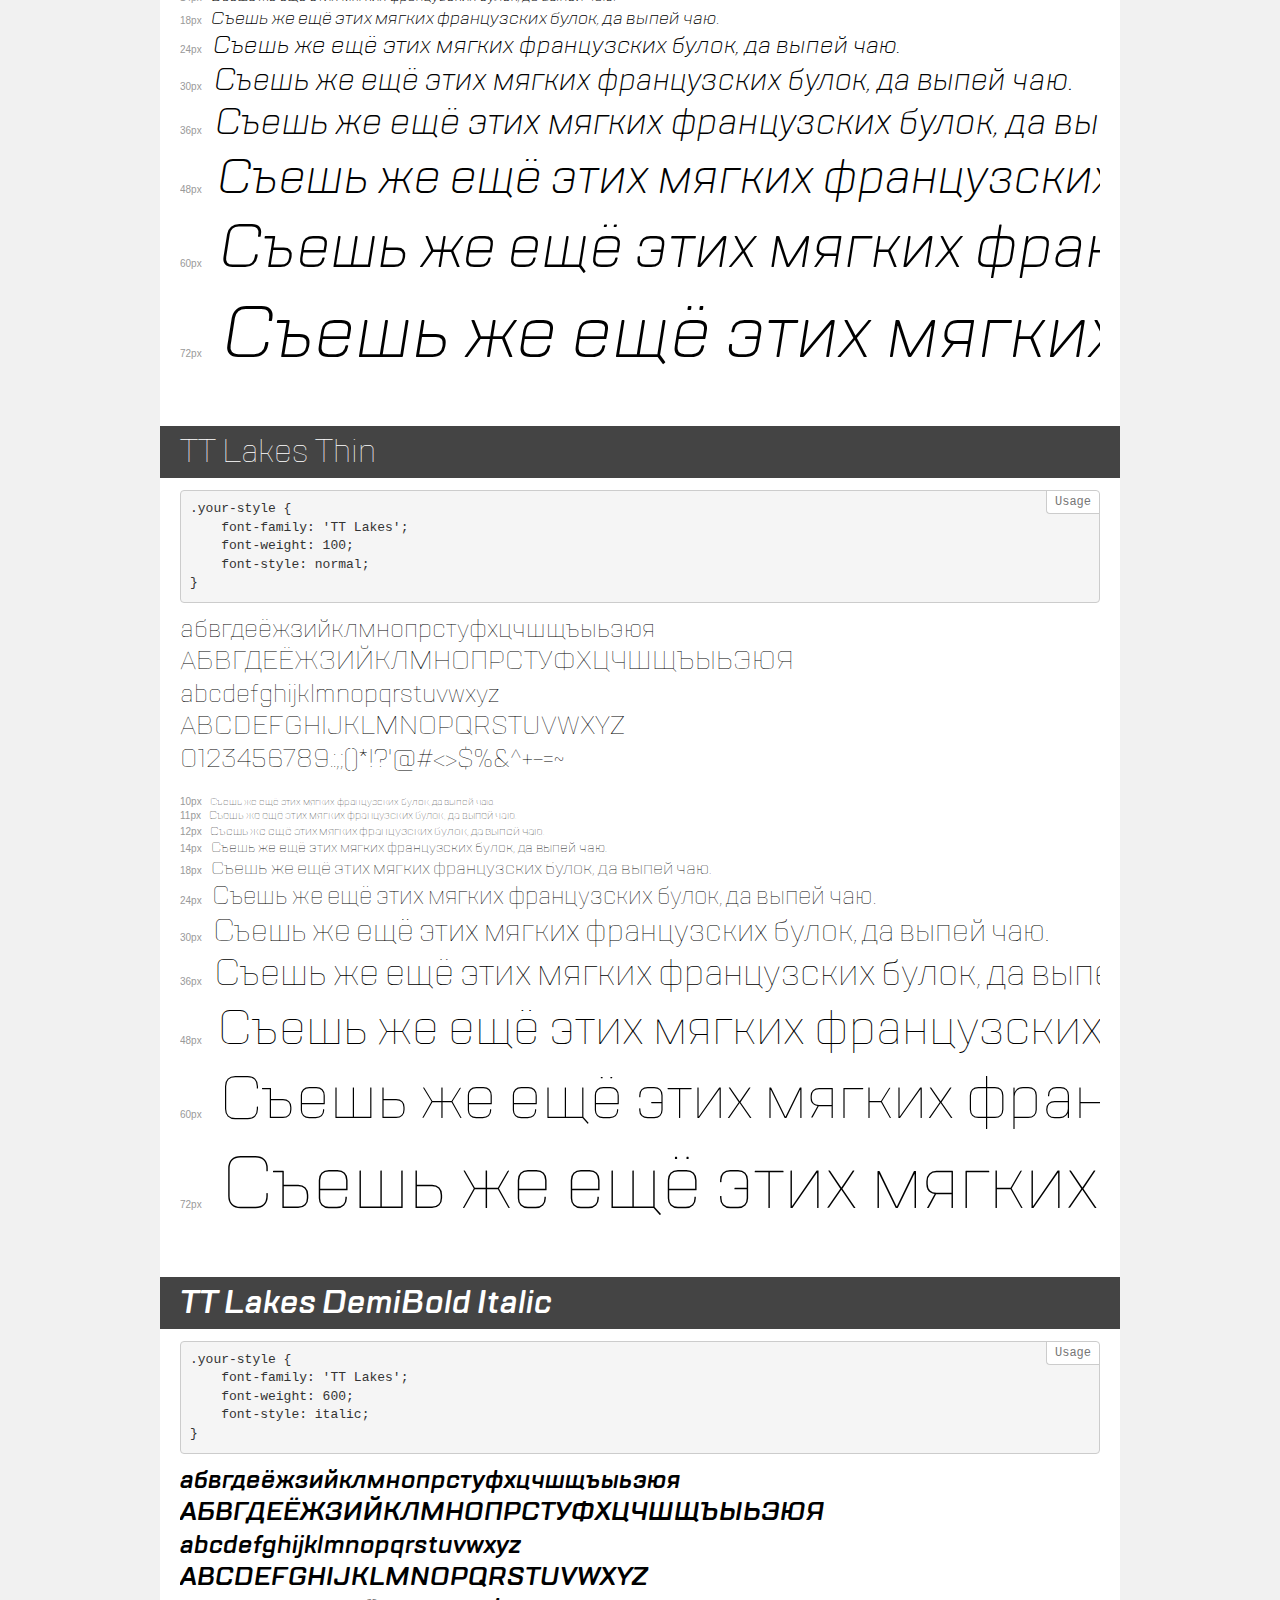
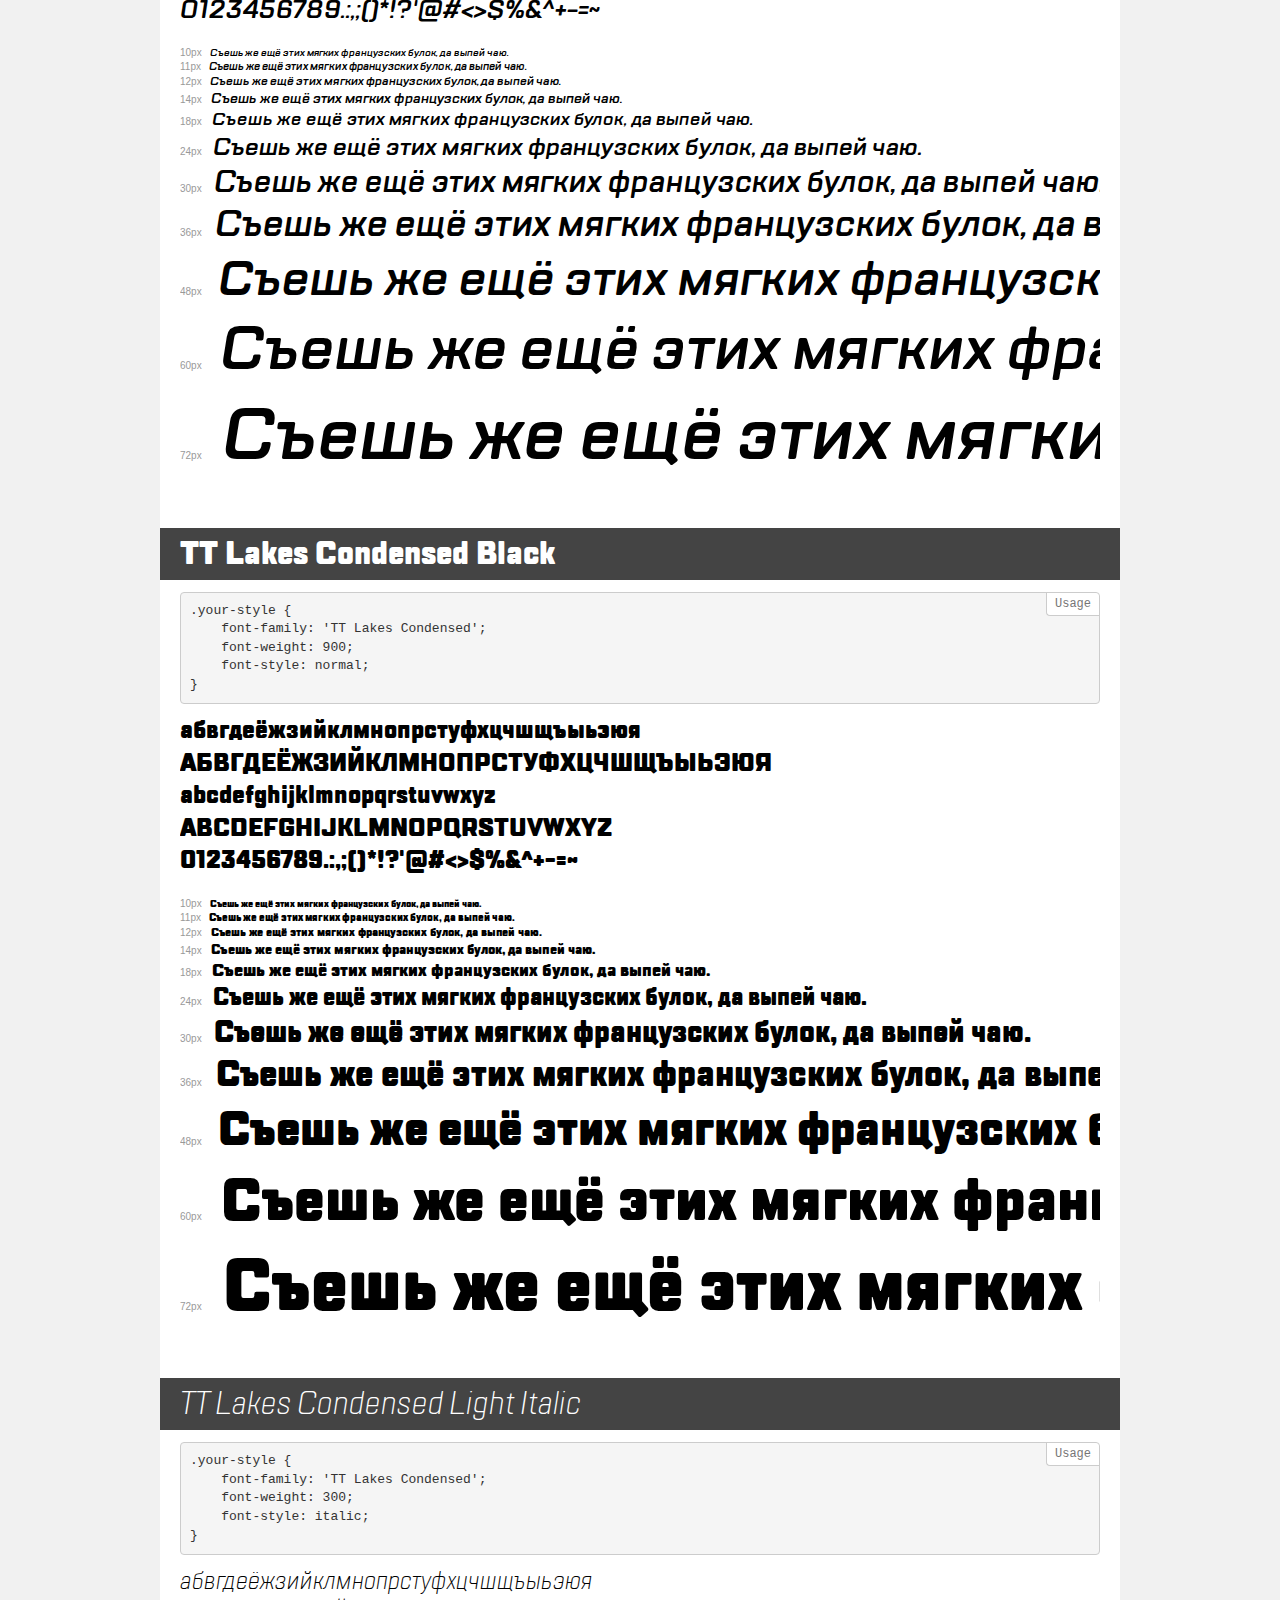
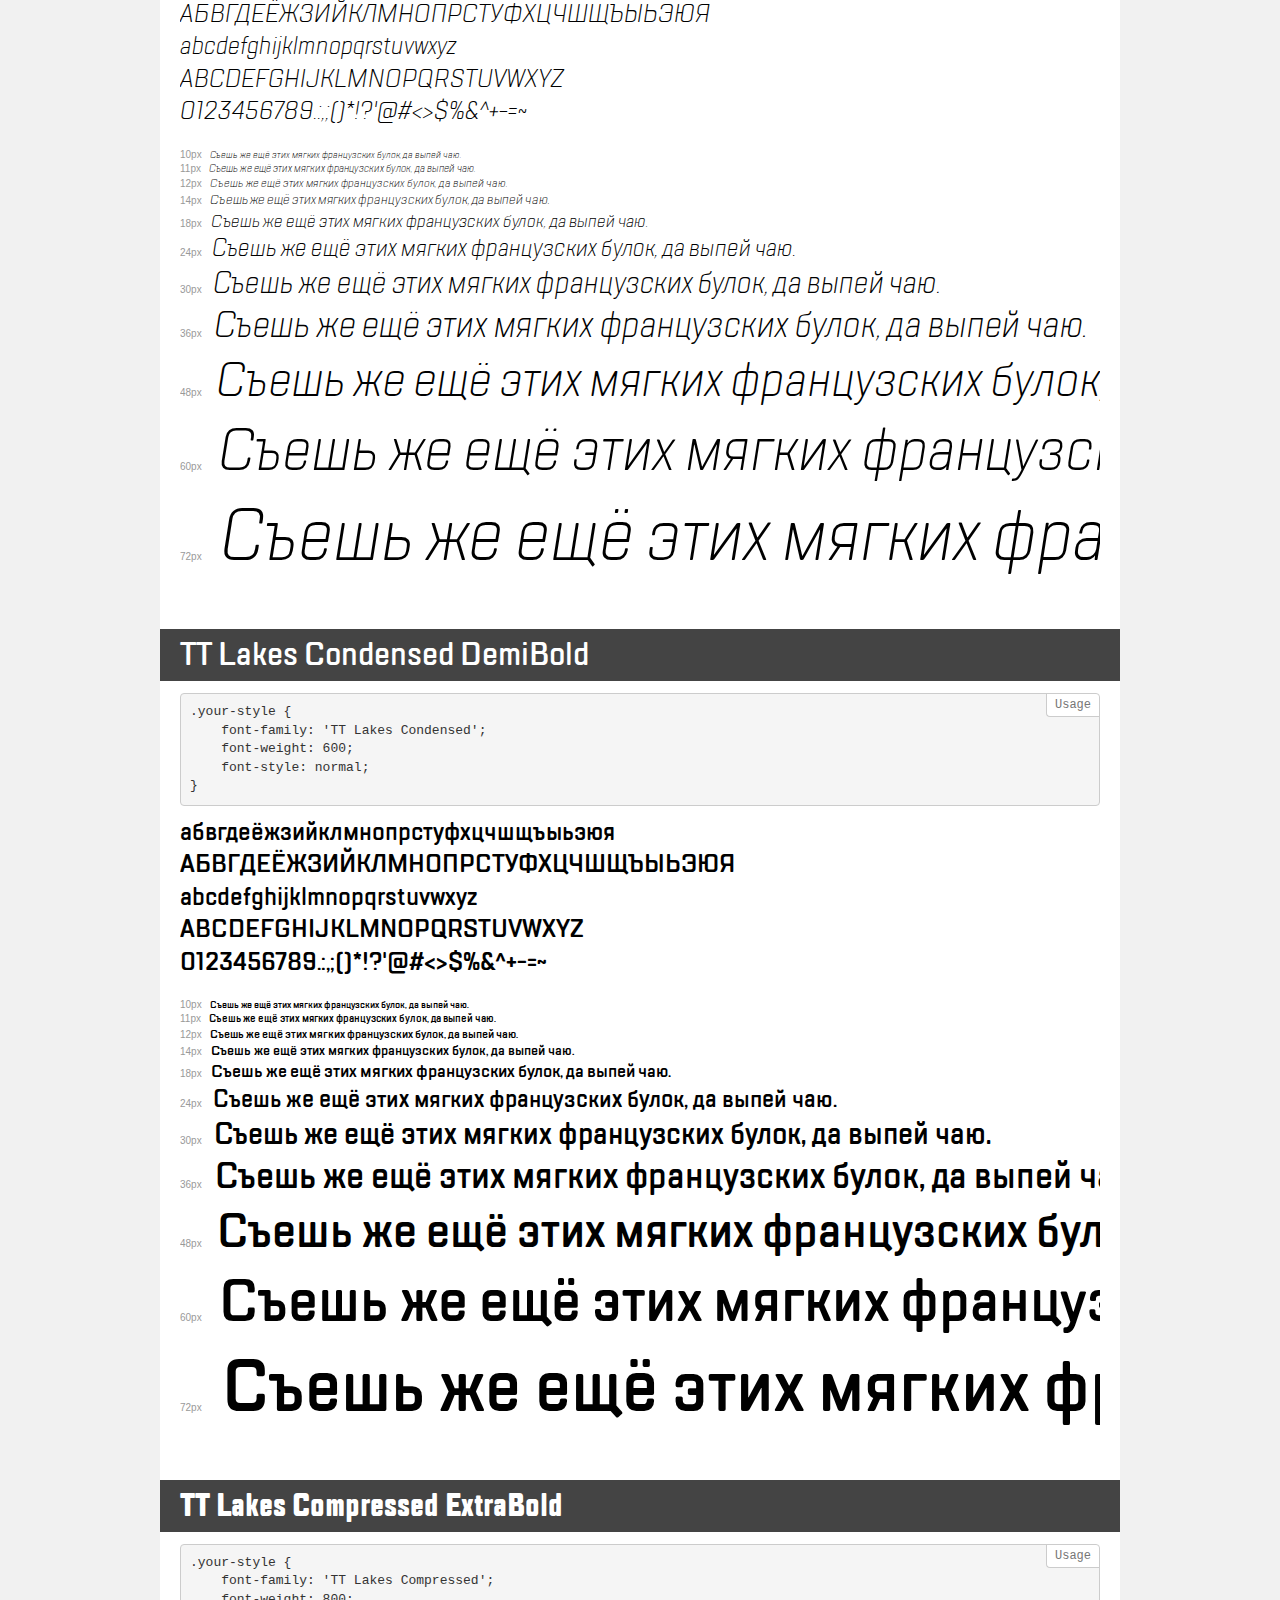
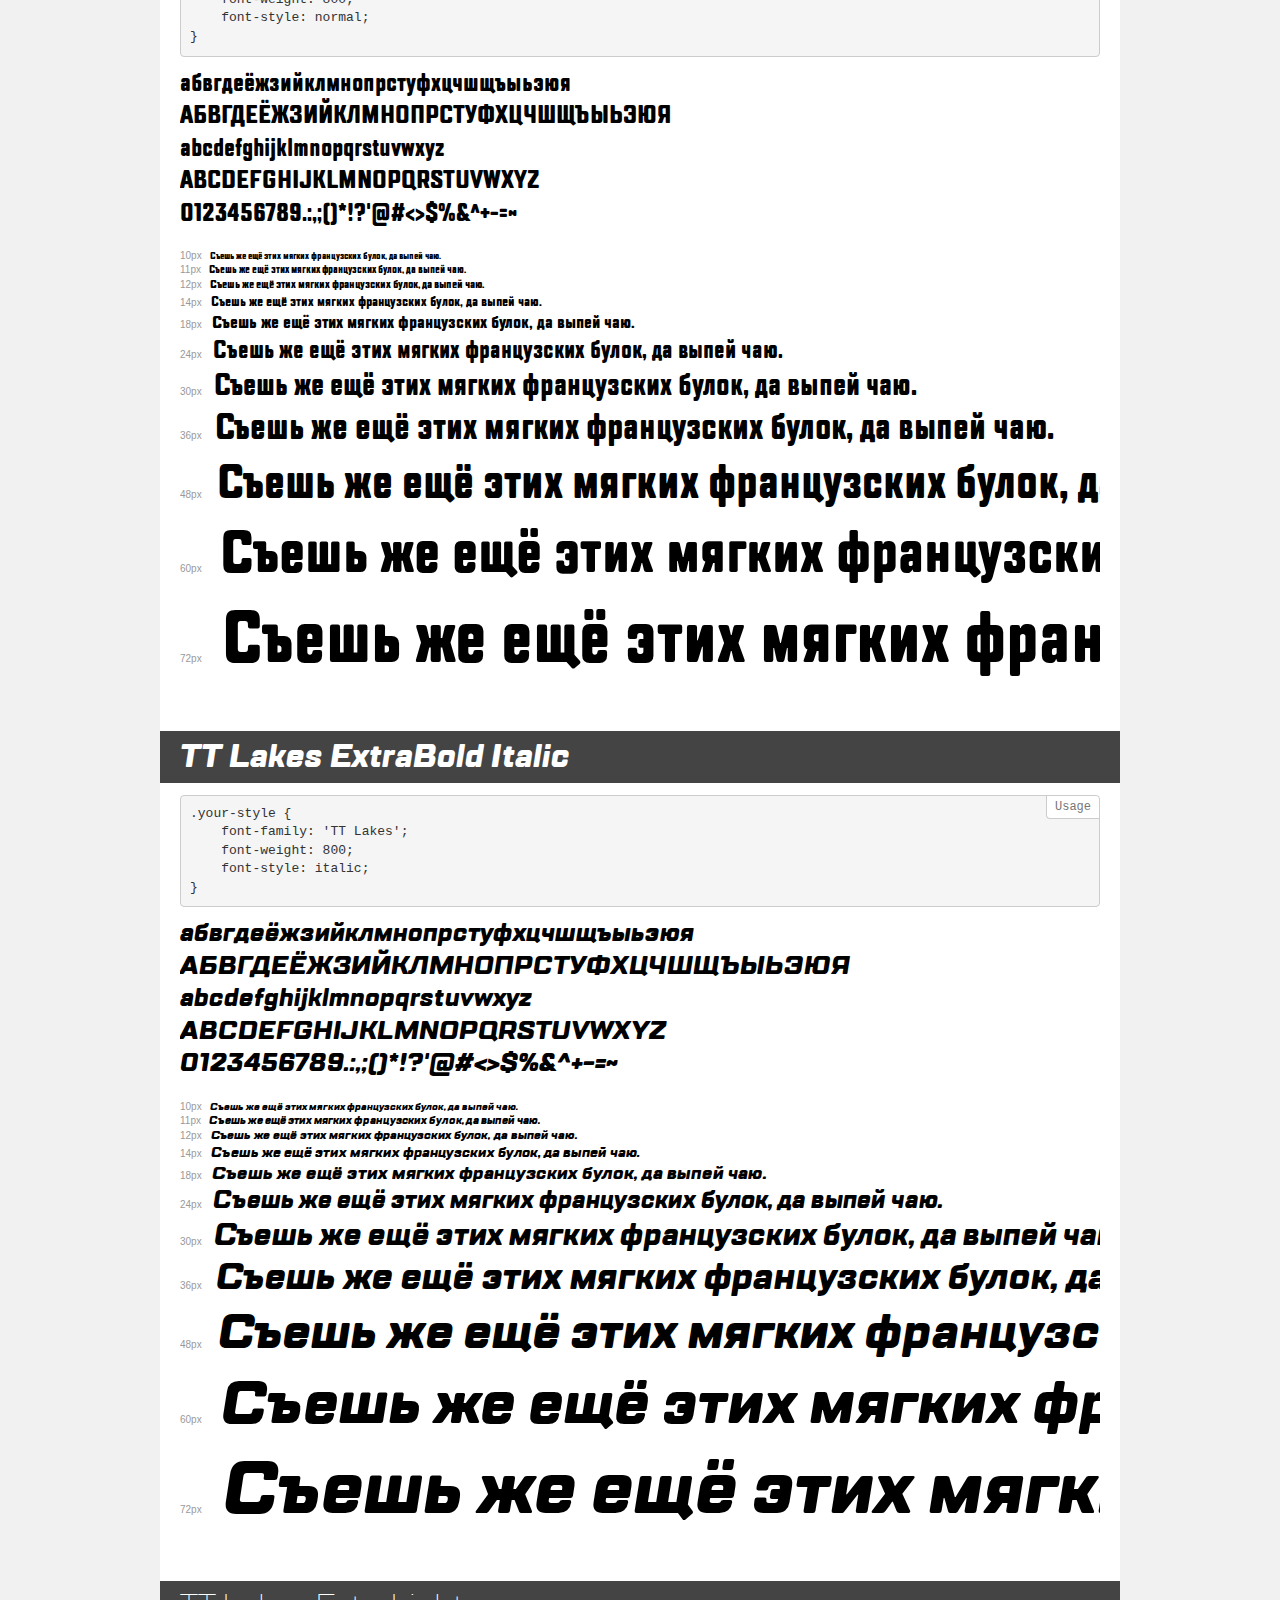
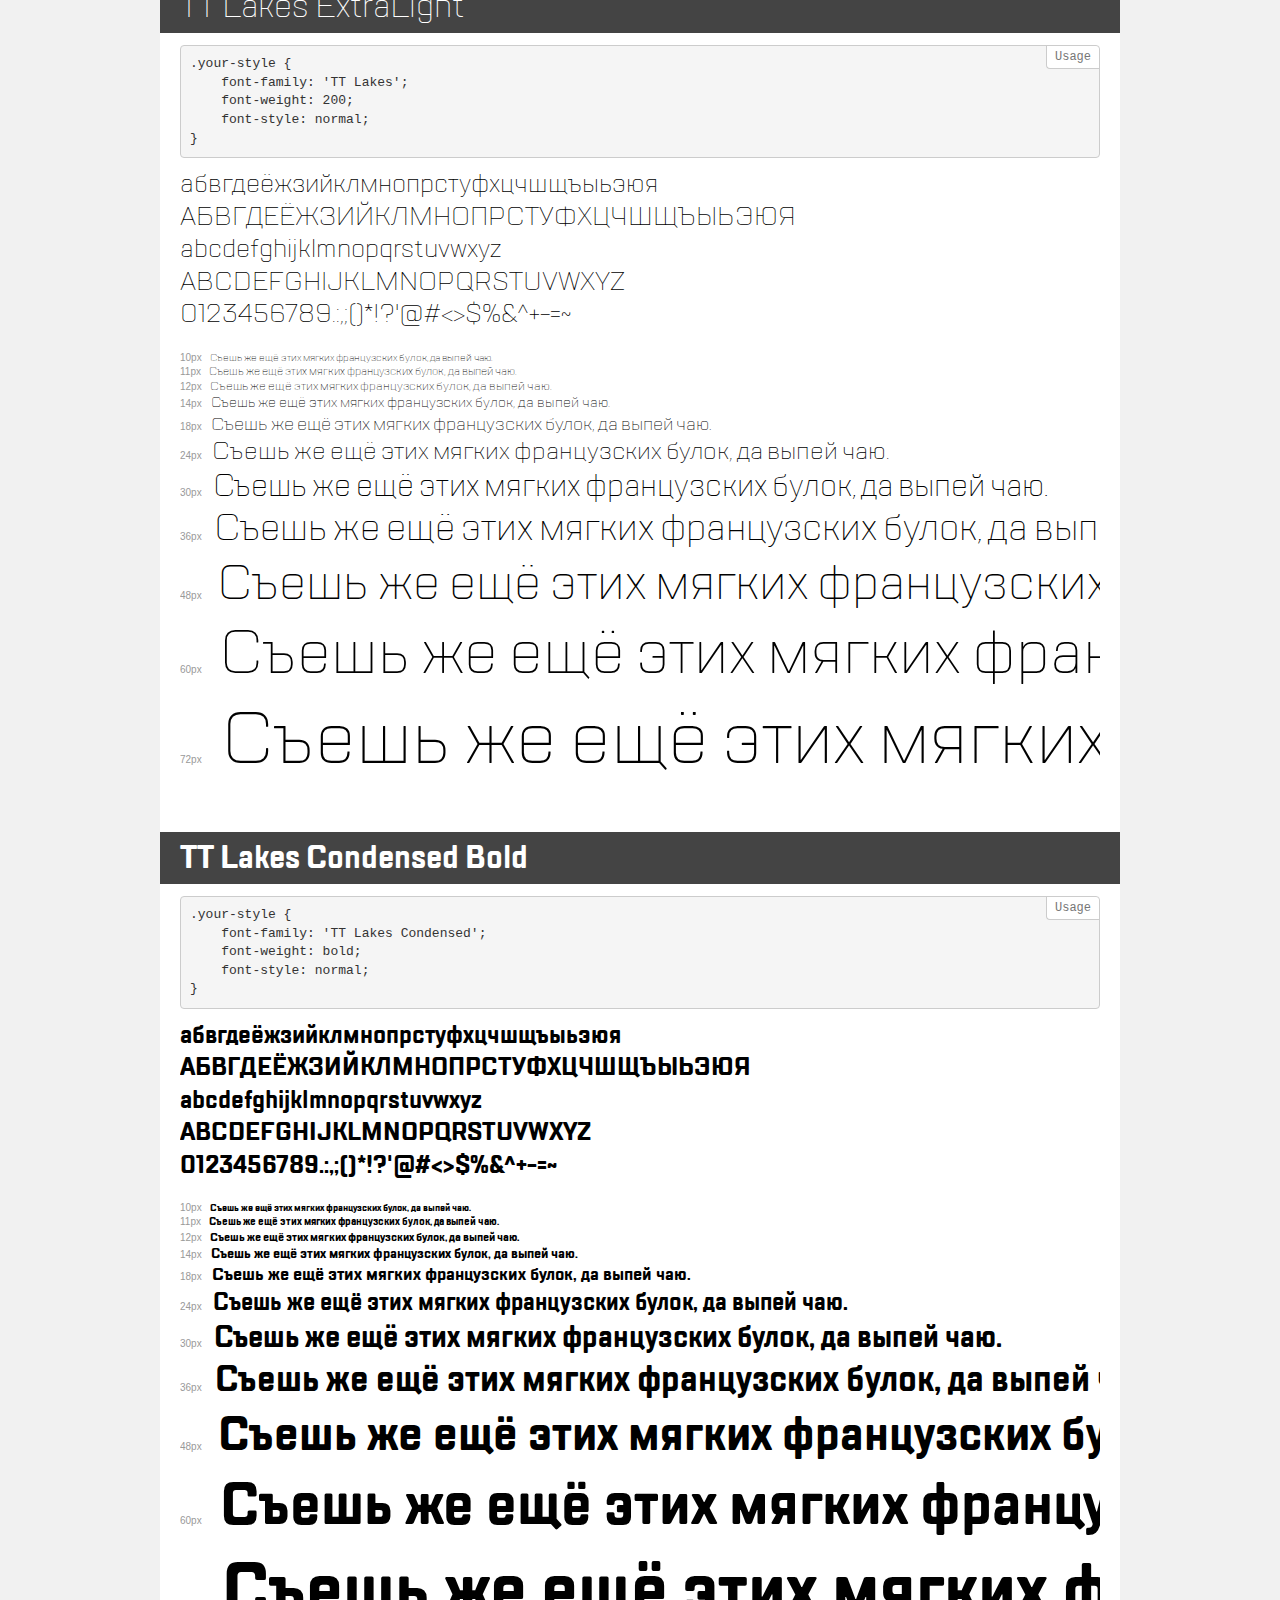
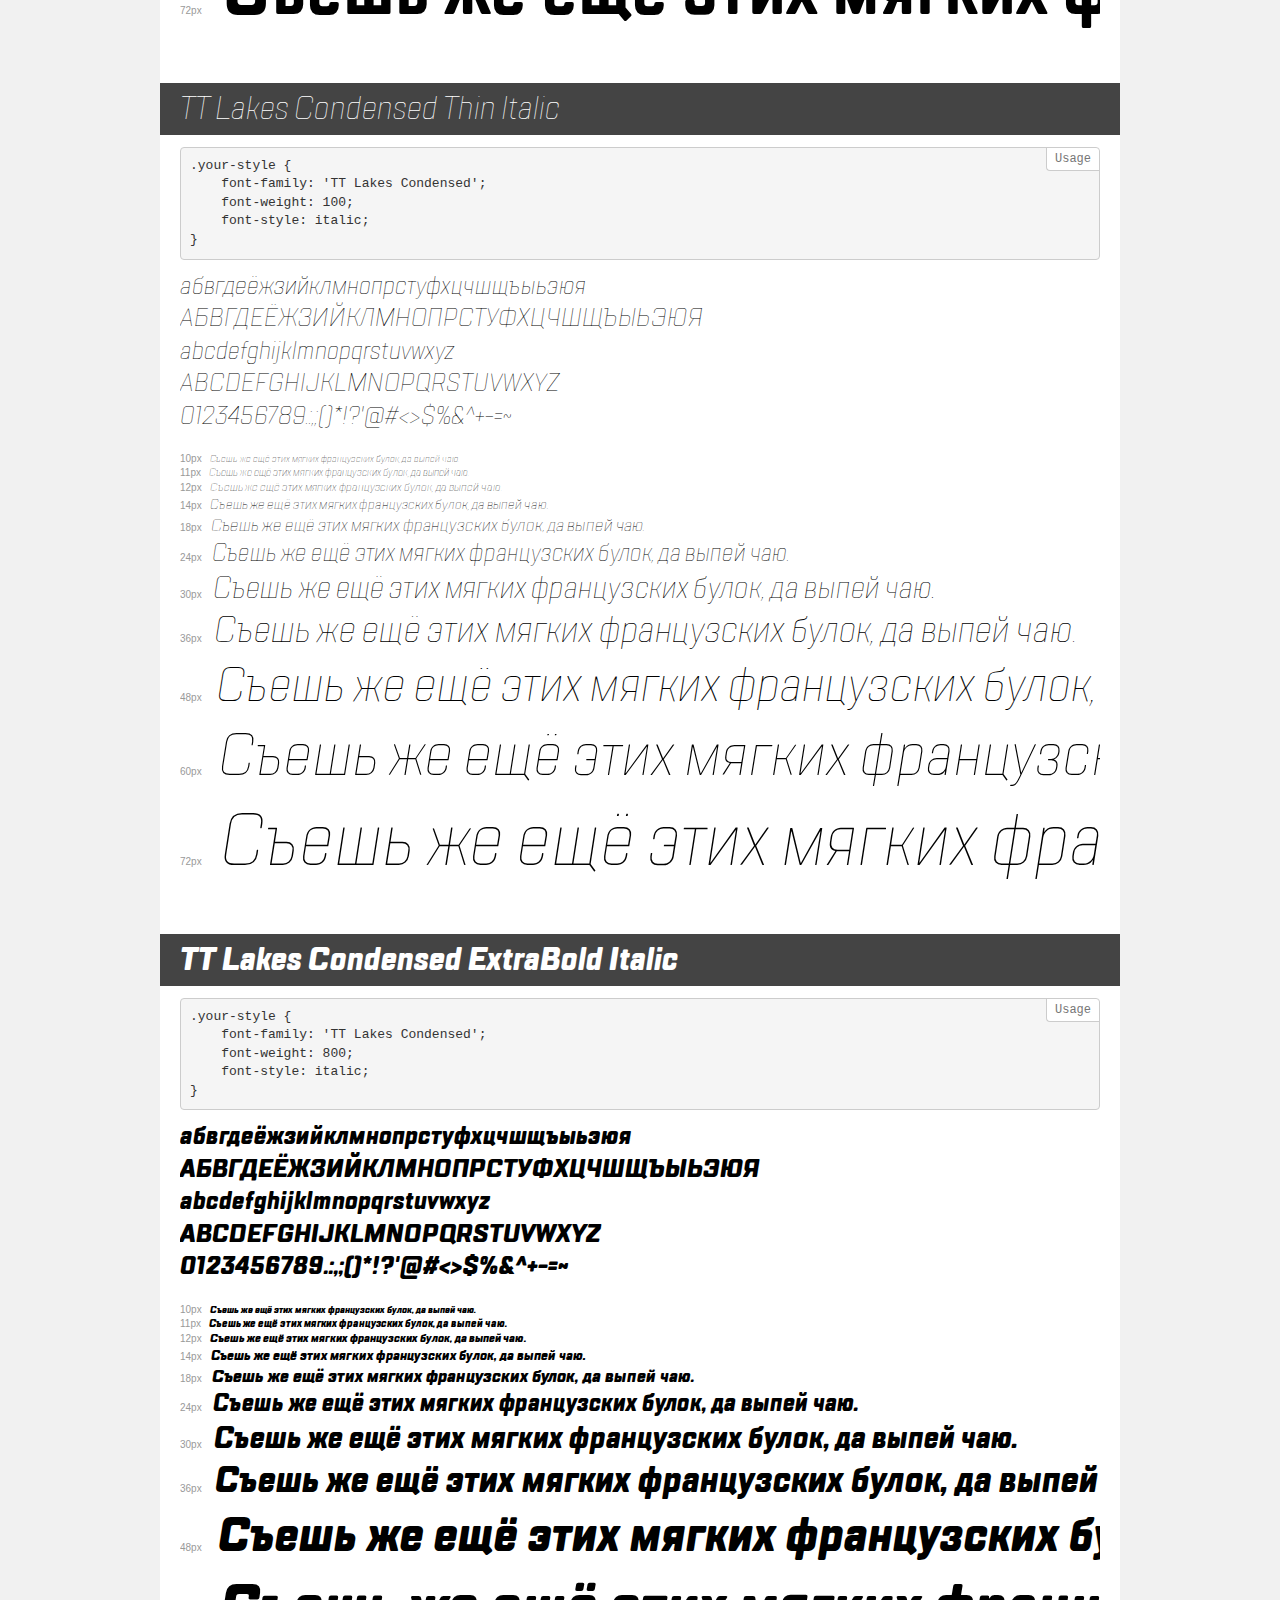
<file: src/fonts/demo.html>
<!DOCTYPE html>
<html>
  <head>
    <meta charset="utf-8" />
    <meta http-equiv="X-UA-Compatible" content="IE=edge" />
    <meta name="viewport" content="width=device-width, initial-scale=1" />
    <meta name="robots" content="noindex, noarchive" />
    <meta name="format-detection" content="telephone=no" />
    <title>Transfonter demo</title>
    <link href="stylesheet.css" rel="stylesheet" />
    <style>
      /*
        http://meyerweb.com/eric/tools/css/reset/
        v2.0 | 20110126
        License: none (public domain)
        */
      html,
      body,
      div,
      span,
      applet,
      object,
      iframe,
      h1,
      h2,
      h3,
      h4,
      h5,
      h6,
      p,
      blockquote,
      pre,
      a,
      abbr,
      acronym,
      address,
      big,
      cite,
      code,
      del,
      dfn,
      em,
      img,
      ins,
      kbd,
      q,
      s,
      samp,
      small,
      strike,
      strong,
      sub,
      sup,
      tt,
      var,
      b,
      u,
      i,
      center,
      dl,
      dt,
      dd,
      ol,
      ul,
      li,
      fieldset,
      form,
      label,
      legend,
      table,
      caption,
      tbody,
      tfoot,
      thead,
      tr,
      th,
      td,
      article,
      aside,
      canvas,
      details,
      embed,
      figure,
      figcaption,
      footer,
      header,
      hgroup,
      menu,
      nav,
      output,
      ruby,
      section,
      summary,
      time,
      mark,
      audio,
      video {
        margin: 0;
        padding: 0;
        border: 0;
        font-size: 100%;
        font: inherit;
        vertical-align: baseline;
      }
      /* HTML5 display-role reset for older browsers */
      article,
      aside,
      details,
      figcaption,
      figure,
      footer,
      header,
      hgroup,
      menu,
      nav,
      section {
        display: block;
      }
      body {
        line-height: 1;
      }
      ol,
      ul {
        list-style: none;
      }
      blockquote,
      q {
        quotes: none;
      }
      blockquote:before,
      blockquote:after,
      q:before,
      q:after {
        content: '';
        content: none;
      }
      table {
        border-collapse: collapse;
        border-spacing: 0;
      }
      /* common styles */
      body {
        background: #f1f1f1;
        color: #000;
      }
      .page {
        background: #fff;
        width: 920px;
        margin: 0 auto;
        padding: 20px 20px 0 20px;
        overflow: hidden;
      }
      .font-container {
        overflow-x: auto;
        overflow-y: hidden;
        margin-bottom: 40px;
        line-height: 1.3;
        white-space: nowrap;
        padding-bottom: 5px;
      }
      h1 {
        position: relative;
        background: #444;
        font-size: 32px;
        color: #fff;
        padding: 10px 20px;
        margin: 0 -20px 12px -20px;
      }
      .letters {
        font-size: 25px;
        margin-bottom: 20px;
      }
      .s10:before {
        content: '10px';
      }
      .s11:before {
        content: '11px';
      }
      .s12:before {
        content: '12px';
      }
      .s14:before {
        content: '14px';
      }
      .s18:before {
        content: '18px';
      }
      .s24:before {
        content: '24px';
      }
      .s30:before {
        content: '30px';
      }
      .s36:before {
        content: '36px';
      }
      .s48:before {
        content: '48px';
      }
      .s60:before {
        content: '60px';
      }
      .s72:before {
        content: '72px';
      }
      .s10:before,
      .s11:before,
      .s12:before,
      .s14:before,
      .s18:before,
      .s24:before,
      .s30:before,
      .s36:before,
      .s48:before,
      .s60:before,
      .s72:before {
        font-family: Arial, sans-serif;
        font-size: 10px;
        font-weight: normal;
        font-style: normal;
        color: #999;
        padding-right: 6px;
      }
      pre {
        display: block;
        position: relative;
        padding: 9px;
        margin: 0 0 10px;
        font-family: Monaco, Menlo, Consolas, 'Courier New', monospace !important;
        font-size: 13px;
        line-height: 1.428571429;
        color: #333;
        font-weight: normal !important;
        font-style: normal !important;
        background-color: #f5f5f5;
        border: 1px solid #ccc;
        overflow-x: auto;
        border-radius: 4px;
      }
      pre:after {
        display: block;
        position: absolute;
        right: 0;
        top: 0;
        content: 'Usage';
        line-height: 1;
        padding: 5px 8px;
        font-size: 12px;
        color: #767676;
        background-color: #fff;
        border: 1px solid #ccc;
        border-right: none;
        border-top: none;
        border-radius: 0 4px 0 4px;
        z-index: 10;
      }
      /* responsive */
      ia (max-width: 959px) {
        .page {
          width: auto;
          margin: 0;
        }
      }
    </style>
  </head>
  <body>
    <div class="page">
      <div
        class="demo"
        style="font-family: 'TT Lakes'; font-weight: normal; font-style: italic"
      >
        <h1>TT Lakes Italic</h1>
        <pre>
.your-style {
    font-family: 'TT Lakes';
    font-weight: normal;
    font-style: italic;
}</pre
        >
        <div class="font-container">
          <p class="letters">
            абвгдеёжзийклмнопрстуфхцчшщъыьэюя<br />
            АБВГДЕЁЖЗИЙКЛМНОПРСТУФХЦЧШЩЪЫЬЭЮЯ<br />
            abcdefghijklmnopqrstuvwxyz<br />
            ABCDEFGHIJKLMNOPQRSTUVWXYZ<br />
            0123456789.:,;()*!?'@#<>$%&^+-=~
          </p>
          <p class="s10" style="font-size: 10px">
            Съешь же ещё этих мягких французских булок, да выпей чаю.
          </p>
          <p class="s11" style="font-size: 11px">
            Съешь же ещё этих мягких французских булок, да выпей чаю.
          </p>
          <p class="s12" style="font-size: 12px">
            Съешь же ещё этих мягких французских булок, да выпей чаю.
          </p>
          <p class="s14" style="font-size: 14px">
            Съешь же ещё этих мягких французских булок, да выпей чаю.
          </p>
          <p class="s18" style="font-size: 18px">
            Съешь же ещё этих мягких французских булок, да выпей чаю.
          </p>
          <p class="s24" style="font-size: 24px">
            Съешь же ещё этих мягких французских булок, да выпей чаю.
          </p>
          <p class="s30" style="font-size: 30px">
            Съешь же ещё этих мягких французских булок, да выпей чаю.
          </p>
          <p class="s36" style="font-size: 36px">
            Съешь же ещё этих мягких французских булок, да выпей чаю.
          </p>
          <p class="s48" style="font-size: 48px">
            Съешь же ещё этих мягких французских булок, да выпей чаю.
          </p>
          <p class="s60" style="font-size: 60px">
            Съешь же ещё этих мягких французских булок, да выпей чаю.
          </p>
          <p class="s72" style="font-size: 72px">
            Съешь же ещё этих мягких французских булок, да выпей чаю.
          </p>
        </div>
      </div>
      <div
        class="demo"
        style="
          font-family: 'TT Lakes Condensed';
          font-weight: 200;
          font-style: normal;
        "
      >
        <h1>TT Lakes Condensed ExtraLight</h1>
        <pre>
.your-style {
    font-family: 'TT Lakes Condensed';
    font-weight: 200;
    font-style: normal;
}</pre
        >
        <div class="font-container">
          <p class="letters">
            абвгдеёжзийклмнопрстуфхцчшщъыьэюя<br />
            АБВГДЕЁЖЗИЙКЛМНОПРСТУФХЦЧШЩЪЫЬЭЮЯ<br />
            abcdefghijklmnopqrstuvwxyz<br />
            ABCDEFGHIJKLMNOPQRSTUVWXYZ<br />
            0123456789.:,;()*!?'@#<>$%&^+-=~
          </p>
          <p class="s10" style="font-size: 10px">
            Съешь же ещё этих мягких французских булок, да выпей чаю.
          </p>
          <p class="s11" style="font-size: 11px">
            Съешь же ещё этих мягких французских булок, да выпей чаю.
          </p>
          <p class="s12" style="font-size: 12px">
            Съешь же ещё этих мягких французских булок, да выпей чаю.
          </p>
          <p class="s14" style="font-size: 14px">
            Съешь же ещё этих мягких французских булок, да выпей чаю.
          </p>
          <p class="s18" style="font-size: 18px">
            Съешь же ещё этих мягких французских булок, да выпей чаю.
          </p>
          <p class="s24" style="font-size: 24px">
            Съешь же ещё этих мягких французских булок, да выпей чаю.
          </p>
          <p class="s30" style="font-size: 30px">
            Съешь же ещё этих мягких французских булок, да выпей чаю.
          </p>
          <p class="s36" style="font-size: 36px">
            Съешь же ещё этих мягких французских булок, да выпей чаю.
          </p>
          <p class="s48" style="font-size: 48px">
            Съешь же ещё этих мягких французских булок, да выпей чаю.
          </p>
          <p class="s60" style="font-size: 60px">
            Съешь же ещё этих мягких французских булок, да выпей чаю.
          </p>
          <p class="s72" style="font-size: 72px">
            Съешь же ещё этих мягких французских булок, да выпей чаю.
          </p>
        </div>
      </div>
      <div
        class="demo"
        style="
          font-family: 'TT Lakes Compressed';
          font-weight: normal;
          font-style: normal;
        "
      >
        <h1>TT Lakes Compressed Regular</h1>
        <pre>
.your-style {
    font-family: 'TT Lakes Compressed';
    font-weight: normal;
    font-style: normal;
}</pre
        >
        <div class="font-container">
          <p class="letters">
            абвгдеёжзийклмнопрстуфхцчшщъыьэюя<br />
            АБВГДЕЁЖЗИЙКЛМНОПРСТУФХЦЧШЩЪЫЬЭЮЯ<br />
            abcdefghijklmnopqrstuvwxyz<br />
            ABCDEFGHIJKLMNOPQRSTUVWXYZ<br />
            0123456789.:,;()*!?'@#<>$%&^+-=~
          </p>
          <p class="s10" style="font-size: 10px">
            Съешь же ещё этих мягких французских булок, да выпей чаю.
          </p>
          <p class="s11" style="font-size: 11px">
            Съешь же ещё этих мягких французских булок, да выпей чаю.
          </p>
          <p class="s12" style="font-size: 12px">
            Съешь же ещё этих мягких французских булок, да выпей чаю.
          </p>
          <p class="s14" style="font-size: 14px">
            Съешь же ещё этих мягких французских булок, да выпей чаю.
          </p>
          <p class="s18" style="font-size: 18px">
            Съешь же ещё этих мягких французских булок, да выпей чаю.
          </p>
          <p class="s24" style="font-size: 24px">
            Съешь же ещё этих мягких французских булок, да выпей чаю.
          </p>
          <p class="s30" style="font-size: 30px">
            Съешь же ещё этих мягких французских булок, да выпей чаю.
          </p>
          <p class="s36" style="font-size: 36px">
            Съешь же ещё этих мягких французских булок, да выпей чаю.
          </p>
          <p class="s48" style="font-size: 48px">
            Съешь же ещё этих мягких французских булок, да выпей чаю.
          </p>
          <p class="s60" style="font-size: 60px">
            Съешь же ещё этих мягких французских булок, да выпей чаю.
          </p>
          <p class="s72" style="font-size: 72px">
            Съешь же ещё этих мягких французских булок, да выпей чаю.
          </p>
        </div>
      </div>
      <div
        class="demo"
        style="
          font-family: 'TT Lakes Compressed';
          font-weight: 100;
          font-style: italic;
        "
      >
        <h1>TT Lakes Compressed Thin Italic</h1>
        <pre>
.your-style {
    font-family: 'TT Lakes Compressed';
    font-weight: 100;
    font-style: italic;
}</pre
        >
        <div class="font-container">
          <p class="letters">
            абвгдеёжзийклмнопрстуфхцчшщъыьэюя<br />
            АБВГДЕЁЖЗИЙКЛМНОПРСТУФХЦЧШЩЪЫЬЭЮЯ<br />
            abcdefghijklmnopqrstuvwxyz<br />
            ABCDEFGHIJKLMNOPQRSTUVWXYZ<br />
            0123456789.:,;()*!?'@#<>$%&^+-=~
          </p>
          <p class="s10" style="font-size: 10px">
            Съешь же ещё этих мягких французских булок, да выпей чаю.
          </p>
          <p class="s11" style="font-size: 11px">
            Съешь же ещё этих мягких французских булок, да выпей чаю.
          </p>
          <p class="s12" style="font-size: 12px">
            Съешь же ещё этих мягких французских булок, да выпей чаю.
          </p>
          <p class="s14" style="font-size: 14px">
            Съешь же ещё этих мягких французских булок, да выпей чаю.
          </p>
          <p class="s18" style="font-size: 18px">
            Съешь же ещё этих мягких французских булок, да выпей чаю.
          </p>
          <p class="s24" style="font-size: 24px">
            Съешь же ещё этих мягких французских булок, да выпей чаю.
          </p>
          <p class="s30" style="font-size: 30px">
            Съешь же ещё этих мягких французских булок, да выпей чаю.
          </p>
          <p class="s36" style="font-size: 36px">
            Съешь же ещё этих мягких французских булок, да выпей чаю.
          </p>
          <p class="s48" style="font-size: 48px">
            Съешь же ещё этих мягких французских булок, да выпей чаю.
          </p>
          <p class="s60" style="font-size: 60px">
            Съешь же ещё этих мягких французских булок, да выпей чаю.
          </p>
          <p class="s72" style="font-size: 72px">
            Съешь же ещё этих мягких французских булок, да выпей чаю.
          </p>
        </div>
      </div>
      <div
        class="demo"
        style="
          font-family: 'TT Lakes Condensed';
          font-weight: 500;
          font-style: normal;
        "
      >
        <h1>TT Lakes Condensed Medium</h1>
        <pre>
.your-style {
    font-family: 'TT Lakes Condensed';
    font-weight: 500;
    font-style: normal;
}</pre
        >
        <div class="font-container">
          <p class="letters">
            абвгдеёжзийклмнопрстуфхцчшщъыьэюя<br />
            АБВГДЕЁЖЗИЙКЛМНОПРСТУФХЦЧШЩЪЫЬЭЮЯ<br />
            abcdefghijklmnopqrstuvwxyz<br />
            ABCDEFGHIJKLMNOPQRSTUVWXYZ<br />
            0123456789.:,;()*!?'@#<>$%&^+-=~
          </p>
          <p class="s10" style="font-size: 10px">
            Съешь же ещё этих мягких французских булок, да выпей чаю.
          </p>
          <p class="s11" style="font-size: 11px">
            Съешь же ещё этих мягких французских булок, да выпей чаю.
          </p>
          <p class="s12" style="font-size: 12px">
            Съешь же ещё этих мягких французских булок, да выпей чаю.
          </p>
          <p class="s14" style="font-size: 14px">
            Съешь же ещё этих мягких французских булок, да выпей чаю.
          </p>
          <p class="s18" style="font-size: 18px">
            Съешь же ещё этих мягких французских булок, да выпей чаю.
          </p>
          <p class="s24" style="font-size: 24px">
            Съешь же ещё этих мягких французских булок, да выпей чаю.
          </p>
          <p class="s30" style="font-size: 30px">
            Съешь же ещё этих мягких французских булок, да выпей чаю.
          </p>
          <p class="s36" style="font-size: 36px">
            Съешь же ещё этих мягких французских булок, да выпей чаю.
          </p>
          <p class="s48" style="font-size: 48px">
            Съешь же ещё этих мягких французских булок, да выпей чаю.
          </p>
          <p class="s60" style="font-size: 60px">
            Съешь же ещё этих мягких французских булок, да выпей чаю.
          </p>
          <p class="s72" style="font-size: 72px">
            Съешь же ещё этих мягких французских булок, да выпей чаю.
          </p>
        </div>
      </div>
      <div
        class="demo"
        style="
          font-family: 'TT Lakes Compressed';
          font-weight: 800;
          font-style: italic;
        "
      >
        <h1>TT Lakes Compressed ExtraBold Italic</h1>
        <pre>
.your-style {
    font-family: 'TT Lakes Compressed';
    font-weight: 800;
    font-style: italic;
}</pre
        >
        <div class="font-container">
          <p class="letters">
            абвгдеёжзийклмнопрстуфхцчшщъыьэюя<br />
            АБВГДЕЁЖЗИЙКЛМНОПРСТУФХЦЧШЩЪЫЬЭЮЯ<br />
            abcdefghijklmnopqrstuvwxyz<br />
            ABCDEFGHIJKLMNOPQRSTUVWXYZ<br />
            0123456789.:,;()*!?'@#<>$%&^+-=~
          </p>
          <p class="s10" style="font-size: 10px">
            Съешь же ещё этих мягких французских булок, да выпей чаю.
          </p>
          <p class="s11" style="font-size: 11px">
            Съешь же ещё этих мягких французских булок, да выпей чаю.
          </p>
          <p class="s12" style="font-size: 12px">
            Съешь же ещё этих мягких французских булок, да выпей чаю.
          </p>
          <p class="s14" style="font-size: 14px">
            Съешь же ещё этих мягких французских булок, да выпей чаю.
          </p>
          <p class="s18" style="font-size: 18px">
            Съешь же ещё этих мягких французских булок, да выпей чаю.
          </p>
          <p class="s24" style="font-size: 24px">
            Съешь же ещё этих мягких французских булок, да выпей чаю.
          </p>
          <p class="s30" style="font-size: 30px">
            Съешь же ещё этих мягких французских булок, да выпей чаю.
          </p>
          <p class="s36" style="font-size: 36px">
            Съешь же ещё этих мягких французских булок, да выпей чаю.
          </p>
          <p class="s48" style="font-size: 48px">
            Съешь же ещё этих мягких французских булок, да выпей чаю.
          </p>
          <p class="s60" style="font-size: 60px">
            Съешь же ещё этих мягких французских булок, да выпей чаю.
          </p>
          <p class="s72" style="font-size: 72px">
            Съешь же ещё этих мягких французских булок, да выпей чаю.
          </p>
        </div>
      </div>
      <div
        class="demo"
        style="font-family: 'TT Lakes'; font-weight: 200; font-style: italic"
      >
        <h1>TT Lakes ExtraLight Italic</h1>
        <pre>
.your-style {
    font-family: 'TT Lakes';
    font-weight: 200;
    font-style: italic;
}</pre
        >
        <div class="font-container">
          <p class="letters">
            абвгдеёжзийклмнопрстуфхцчшщъыьэюя<br />
            АБВГДЕЁЖЗИЙКЛМНОПРСТУФХЦЧШЩЪЫЬЭЮЯ<br />
            abcdefghijklmnopqrstuvwxyz<br />
            ABCDEFGHIJKLMNOPQRSTUVWXYZ<br />
            0123456789.:,;()*!?'@#<>$%&^+-=~
          </p>
          <p class="s10" style="font-size: 10px">
            Съешь же ещё этих мягких французских булок, да выпей чаю.
          </p>
          <p class="s11" style="font-size: 11px">
            Съешь же ещё этих мягких французских булок, да выпей чаю.
          </p>
          <p class="s12" style="font-size: 12px">
            Съешь же ещё этих мягких французских булок, да выпей чаю.
          </p>
          <p class="s14" style="font-size: 14px">
            Съешь же ещё этих мягких французских булок, да выпей чаю.
          </p>
          <p class="s18" style="font-size: 18px">
            Съешь же ещё этих мягких французских булок, да выпей чаю.
          </p>
          <p class="s24" style="font-size: 24px">
            Съешь же ещё этих мягких французских булок, да выпей чаю.
          </p>
          <p class="s30" style="font-size: 30px">
            Съешь же ещё этих мягких французских булок, да выпей чаю.
          </p>
          <p class="s36" style="font-size: 36px">
            Съешь же ещё этих мягких французских булок, да выпей чаю.
          </p>
          <p class="s48" style="font-size: 48px">
            Съешь же ещё этих мягких французских булок, да выпей чаю.
          </p>
          <p class="s60" style="font-size: 60px">
            Съешь же ещё этих мягких французских булок, да выпей чаю.
          </p>
          <p class="s72" style="font-size: 72px">
            Съешь же ещё этих мягких французских булок, да выпей чаю.
          </p>
        </div>
      </div>
      <div
        class="demo"
        style="font-family: 'TT Lakes'; font-weight: 300; font-style: italic"
      >
        <h1>TT Lakes Light Italic</h1>
        <pre>
.your-style {
    font-family: 'TT Lakes';
    font-weight: 300;
    font-style: italic;
}</pre
        >
        <div class="font-container">
          <p class="letters">
            абвгдеёжзийклмнопрстуфхцчшщъыьэюя<br />
            АБВГДЕЁЖЗИЙКЛМНОПРСТУФХЦЧШЩЪЫЬЭЮЯ<br />
            abcdefghijklmnopqrstuvwxyz<br />
            ABCDEFGHIJKLMNOPQRSTUVWXYZ<br />
            0123456789.:,;()*!?'@#<>$%&^+-=~
          </p>
          <p class="s10" style="font-size: 10px">
            Съешь же ещё этих мягких французских булок, да выпей чаю.
          </p>
          <p class="s11" style="font-size: 11px">
            Съешь же ещё этих мягких французских булок, да выпей чаю.
          </p>
          <p class="s12" style="font-size: 12px">
            Съешь же ещё этих мягких французских булок, да выпей чаю.
          </p>
          <p class="s14" style="font-size: 14px">
            Съешь же ещё этих мягких французских булок, да выпей чаю.
          </p>
          <p class="s18" style="font-size: 18px">
            Съешь же ещё этих мягких французских булок, да выпей чаю.
          </p>
          <p class="s24" style="font-size: 24px">
            Съешь же ещё этих мягких французских булок, да выпей чаю.
          </p>
          <p class="s30" style="font-size: 30px">
            Съешь же ещё этих мягких французских булок, да выпей чаю.
          </p>
          <p class="s36" style="font-size: 36px">
            Съешь же ещё этих мягких французских булок, да выпей чаю.
          </p>
          <p class="s48" style="font-size: 48px">
            Съешь же ещё этих мягких французских булок, да выпей чаю.
          </p>
          <p class="s60" style="font-size: 60px">
            Съешь же ещё этих мягких французских булок, да выпей чаю.
          </p>
          <p class="s72" style="font-size: 72px">
            Съешь же ещё этих мягких французских булок, да выпей чаю.
          </p>
        </div>
      </div>
      <div
        class="demo"
        style="font-family: 'TT Lakes'; font-weight: 100; font-style: normal"
      >
        <h1>TT Lakes Thin</h1>
        <pre>
.your-style {
    font-family: 'TT Lakes';
    font-weight: 100;
    font-style: normal;
}</pre
        >
        <div class="font-container">
          <p class="letters">
            абвгдеёжзийклмнопрстуфхцчшщъыьэюя<br />
            АБВГДЕЁЖЗИЙКЛМНОПРСТУФХЦЧШЩЪЫЬЭЮЯ<br />
            abcdefghijklmnopqrstuvwxyz<br />
            ABCDEFGHIJKLMNOPQRSTUVWXYZ<br />
            0123456789.:,;()*!?'@#<>$%&^+-=~
          </p>
          <p class="s10" style="font-size: 10px">
            Съешь же ещё этих мягких французских булок, да выпей чаю.
          </p>
          <p class="s11" style="font-size: 11px">
            Съешь же ещё этих мягких французских булок, да выпей чаю.
          </p>
          <p class="s12" style="font-size: 12px">
            Съешь же ещё этих мягких французских булок, да выпей чаю.
          </p>
          <p class="s14" style="font-size: 14px">
            Съешь же ещё этих мягких французских булок, да выпей чаю.
          </p>
          <p class="s18" style="font-size: 18px">
            Съешь же ещё этих мягких французских булок, да выпей чаю.
          </p>
          <p class="s24" style="font-size: 24px">
            Съешь же ещё этих мягких французских булок, да выпей чаю.
          </p>
          <p class="s30" style="font-size: 30px">
            Съешь же ещё этих мягких французских булок, да выпей чаю.
          </p>
          <p class="s36" style="font-size: 36px">
            Съешь же ещё этих мягких французских булок, да выпей чаю.
          </p>
          <p class="s48" style="font-size: 48px">
            Съешь же ещё этих мягких французских булок, да выпей чаю.
          </p>
          <p class="s60" style="font-size: 60px">
            Съешь же ещё этих мягких французских булок, да выпей чаю.
          </p>
          <p class="s72" style="font-size: 72px">
            Съешь же ещё этих мягких французских булок, да выпей чаю.
          </p>
        </div>
      </div>
      <div
        class="demo"
        style="font-family: 'TT Lakes'; font-weight: 600; font-style: italic"
      >
        <h1>TT Lakes DemiBold Italic</h1>
        <pre>
.your-style {
    font-family: 'TT Lakes';
    font-weight: 600;
    font-style: italic;
}</pre
        >
        <div class="font-container">
          <p class="letters">
            абвгдеёжзийклмнопрстуфхцчшщъыьэюя<br />
            АБВГДЕЁЖЗИЙКЛМНОПРСТУФХЦЧШЩЪЫЬЭЮЯ<br />
            abcdefghijklmnopqrstuvwxyz<br />
            ABCDEFGHIJKLMNOPQRSTUVWXYZ<br />
            0123456789.:,;()*!?'@#<>$%&^+-=~
          </p>
          <p class="s10" style="font-size: 10px">
            Съешь же ещё этих мягких французских булок, да выпей чаю.
          </p>
          <p class="s11" style="font-size: 11px">
            Съешь же ещё этих мягких французских булок, да выпей чаю.
          </p>
          <p class="s12" style="font-size: 12px">
            Съешь же ещё этих мягких французских булок, да выпей чаю.
          </p>
          <p class="s14" style="font-size: 14px">
            Съешь же ещё этих мягких французских булок, да выпей чаю.
          </p>
          <p class="s18" style="font-size: 18px">
            Съешь же ещё этих мягких французских булок, да выпей чаю.
          </p>
          <p class="s24" style="font-size: 24px">
            Съешь же ещё этих мягких французских булок, да выпей чаю.
          </p>
          <p class="s30" style="font-size: 30px">
            Съешь же ещё этих мягких французских булок, да выпей чаю.
          </p>
          <p class="s36" style="font-size: 36px">
            Съешь же ещё этих мягких французских булок, да выпей чаю.
          </p>
          <p class="s48" style="font-size: 48px">
            Съешь же ещё этих мягких французских булок, да выпей чаю.
          </p>
          <p class="s60" style="font-size: 60px">
            Съешь же ещё этих мягких французских булок, да выпей чаю.
          </p>
          <p class="s72" style="font-size: 72px">
            Съешь же ещё этих мягких французских булок, да выпей чаю.
          </p>
        </div>
      </div>
      <div
        class="demo"
        style="
          font-family: 'TT Lakes Condensed';
          font-weight: 900;
          font-style: normal;
        "
      >
        <h1>TT Lakes Condensed Black</h1>
        <pre>
.your-style {
    font-family: 'TT Lakes Condensed';
    font-weight: 900;
    font-style: normal;
}</pre
        >
        <div class="font-container">
          <p class="letters">
            абвгдеёжзийклмнопрстуфхцчшщъыьэюя<br />
            АБВГДЕЁЖЗИЙКЛМНОПРСТУФХЦЧШЩЪЫЬЭЮЯ<br />
            abcdefghijklmnopqrstuvwxyz<br />
            ABCDEFGHIJKLMNOPQRSTUVWXYZ<br />
            0123456789.:,;()*!?'@#<>$%&^+-=~
          </p>
          <p class="s10" style="font-size: 10px">
            Съешь же ещё этих мягких французских булок, да выпей чаю.
          </p>
          <p class="s11" style="font-size: 11px">
            Съешь же ещё этих мягких французских булок, да выпей чаю.
          </p>
          <p class="s12" style="font-size: 12px">
            Съешь же ещё этих мягких французских булок, да выпей чаю.
          </p>
          <p class="s14" style="font-size: 14px">
            Съешь же ещё этих мягких французских булок, да выпей чаю.
          </p>
          <p class="s18" style="font-size: 18px">
            Съешь же ещё этих мягких французских булок, да выпей чаю.
          </p>
          <p class="s24" style="font-size: 24px">
            Съешь же ещё этих мягких французских булок, да выпей чаю.
          </p>
          <p class="s30" style="font-size: 30px">
            Съешь же ещё этих мягких французских булок, да выпей чаю.
          </p>
          <p class="s36" style="font-size: 36px">
            Съешь же ещё этих мягких французских булок, да выпей чаю.
          </p>
          <p class="s48" style="font-size: 48px">
            Съешь же ещё этих мягких французских булок, да выпей чаю.
          </p>
          <p class="s60" style="font-size: 60px">
            Съешь же ещё этих мягких французских булок, да выпей чаю.
          </p>
          <p class="s72" style="font-size: 72px">
            Съешь же ещё этих мягких французских булок, да выпей чаю.
          </p>
        </div>
      </div>
      <div
        class="demo"
        style="
          font-family: 'TT Lakes Condensed';
          font-weight: 300;
          font-style: italic;
        "
      >
        <h1>TT Lakes Condensed Light Italic</h1>
        <pre>
.your-style {
    font-family: 'TT Lakes Condensed';
    font-weight: 300;
    font-style: italic;
}</pre
        >
        <div class="font-container">
          <p class="letters">
            абвгдеёжзийклмнопрстуфхцчшщъыьэюя<br />
            АБВГДЕЁЖЗИЙКЛМНОПРСТУФХЦЧШЩЪЫЬЭЮЯ<br />
            abcdefghijklmnopqrstuvwxyz<br />
            ABCDEFGHIJKLMNOPQRSTUVWXYZ<br />
            0123456789.:,;()*!?'@#<>$%&^+-=~
          </p>
          <p class="s10" style="font-size: 10px">
            Съешь же ещё этих мягких французских булок, да выпей чаю.
          </p>
          <p class="s11" style="font-size: 11px">
            Съешь же ещё этих мягких французских булок, да выпей чаю.
          </p>
          <p class="s12" style="font-size: 12px">
            Съешь же ещё этих мягких французских булок, да выпей чаю.
          </p>
          <p class="s14" style="font-size: 14px">
            Съешь же ещё этих мягких французских булок, да выпей чаю.
          </p>
          <p class="s18" style="font-size: 18px">
            Съешь же ещё этих мягких французских булок, да выпей чаю.
          </p>
          <p class="s24" style="font-size: 24px">
            Съешь же ещё этих мягких французских булок, да выпей чаю.
          </p>
          <p class="s30" style="font-size: 30px">
            Съешь же ещё этих мягких французских булок, да выпей чаю.
          </p>
          <p class="s36" style="font-size: 36px">
            Съешь же ещё этих мягких французских булок, да выпей чаю.
          </p>
          <p class="s48" style="font-size: 48px">
            Съешь же ещё этих мягких французских булок, да выпей чаю.
          </p>
          <p class="s60" style="font-size: 60px">
            Съешь же ещё этих мягких французских булок, да выпей чаю.
          </p>
          <p class="s72" style="font-size: 72px">
            Съешь же ещё этих мягких французских булок, да выпей чаю.
          </p>
        </div>
      </div>
      <div
        class="demo"
        style="
          font-family: 'TT Lakes Condensed';
          font-weight: 600;
          font-style: normal;
        "
      >
        <h1>TT Lakes Condensed DemiBold</h1>
        <pre>
.your-style {
    font-family: 'TT Lakes Condensed';
    font-weight: 600;
    font-style: normal;
}</pre
        >
        <div class="font-container">
          <p class="letters">
            абвгдеёжзийклмнопрстуфхцчшщъыьэюя<br />
            АБВГДЕЁЖЗИЙКЛМНОПРСТУФХЦЧШЩЪЫЬЭЮЯ<br />
            abcdefghijklmnopqrstuvwxyz<br />
            ABCDEFGHIJKLMNOPQRSTUVWXYZ<br />
            0123456789.:,;()*!?'@#<>$%&^+-=~
          </p>
          <p class="s10" style="font-size: 10px">
            Съешь же ещё этих мягких французских булок, да выпей чаю.
          </p>
          <p class="s11" style="font-size: 11px">
            Съешь же ещё этих мягких французских булок, да выпей чаю.
          </p>
          <p class="s12" style="font-size: 12px">
            Съешь же ещё этих мягких французских булок, да выпей чаю.
          </p>
          <p class="s14" style="font-size: 14px">
            Съешь же ещё этих мягких французских булок, да выпей чаю.
          </p>
          <p class="s18" style="font-size: 18px">
            Съешь же ещё этих мягких французских булок, да выпей чаю.
          </p>
          <p class="s24" style="font-size: 24px">
            Съешь же ещё этих мягких французских булок, да выпей чаю.
          </p>
          <p class="s30" style="font-size: 30px">
            Съешь же ещё этих мягких французских булок, да выпей чаю.
          </p>
          <p class="s36" style="font-size: 36px">
            Съешь же ещё этих мягких французских булок, да выпей чаю.
          </p>
          <p class="s48" style="font-size: 48px">
            Съешь же ещё этих мягких французских булок, да выпей чаю.
          </p>
          <p class="s60" style="font-size: 60px">
            Съешь же ещё этих мягких французских булок, да выпей чаю.
          </p>
          <p class="s72" style="font-size: 72px">
            Съешь же ещё этих мягких французских булок, да выпей чаю.
          </p>
        </div>
      </div>
      <div
        class="demo"
        style="
          font-family: 'TT Lakes Compressed';
          font-weight: 800;
          font-style: normal;
        "
      >
        <h1>TT Lakes Compressed ExtraBold</h1>
        <pre>
.your-style {
    font-family: 'TT Lakes Compressed';
    font-weight: 800;
    font-style: normal;
}</pre
        >
        <div class="font-container">
          <p class="letters">
            абвгдеёжзийклмнопрстуфхцчшщъыьэюя<br />
            АБВГДЕЁЖЗИЙКЛМНОПРСТУФХЦЧШЩЪЫЬЭЮЯ<br />
            abcdefghijklmnopqrstuvwxyz<br />
            ABCDEFGHIJKLMNOPQRSTUVWXYZ<br />
            0123456789.:,;()*!?'@#<>$%&^+-=~
          </p>
          <p class="s10" style="font-size: 10px">
            Съешь же ещё этих мягких французских булок, да выпей чаю.
          </p>
          <p class="s11" style="font-size: 11px">
            Съешь же ещё этих мягких французских булок, да выпей чаю.
          </p>
          <p class="s12" style="font-size: 12px">
            Съешь же ещё этих мягких французских булок, да выпей чаю.
          </p>
          <p class="s14" style="font-size: 14px">
            Съешь же ещё этих мягких французских булок, да выпей чаю.
          </p>
          <p class="s18" style="font-size: 18px">
            Съешь же ещё этих мягких французских булок, да выпей чаю.
          </p>
          <p class="s24" style="font-size: 24px">
            Съешь же ещё этих мягких французских булок, да выпей чаю.
          </p>
          <p class="s30" style="font-size: 30px">
            Съешь же ещё этих мягких французских булок, да выпей чаю.
          </p>
          <p class="s36" style="font-size: 36px">
            Съешь же ещё этих мягких французских булок, да выпей чаю.
          </p>
          <p class="s48" style="font-size: 48px">
            Съешь же ещё этих мягких французских булок, да выпей чаю.
          </p>
          <p class="s60" style="font-size: 60px">
            Съешь же ещё этих мягких французских булок, да выпей чаю.
          </p>
          <p class="s72" style="font-size: 72px">
            Съешь же ещё этих мягких французских булок, да выпей чаю.
          </p>
        </div>
      </div>
      <div
        class="demo"
        style="font-family: 'TT Lakes'; font-weight: 800; font-style: italic"
      >
        <h1>TT Lakes ExtraBold Italic</h1>
        <pre>
.your-style {
    font-family: 'TT Lakes';
    font-weight: 800;
    font-style: italic;
}</pre
        >
        <div class="font-container">
          <p class="letters">
            абвгдеёжзийклмнопрстуфхцчшщъыьэюя<br />
            АБВГДЕЁЖЗИЙКЛМНОПРСТУФХЦЧШЩЪЫЬЭЮЯ<br />
            abcdefghijklmnopqrstuvwxyz<br />
            ABCDEFGHIJKLMNOPQRSTUVWXYZ<br />
            0123456789.:,;()*!?'@#<>$%&^+-=~
          </p>
          <p class="s10" style="font-size: 10px">
            Съешь же ещё этих мягких французских булок, да выпей чаю.
          </p>
          <p class="s11" style="font-size: 11px">
            Съешь же ещё этих мягких французских булок, да выпей чаю.
          </p>
          <p class="s12" style="font-size: 12px">
            Съешь же ещё этих мягких французских булок, да выпей чаю.
          </p>
          <p class="s14" style="font-size: 14px">
            Съешь же ещё этих мягких французских булок, да выпей чаю.
          </p>
          <p class="s18" style="font-size: 18px">
            Съешь же ещё этих мягких французских булок, да выпей чаю.
          </p>
          <p class="s24" style="font-size: 24px">
            Съешь же ещё этих мягких французских булок, да выпей чаю.
          </p>
          <p class="s30" style="font-size: 30px">
            Съешь же ещё этих мягких французских булок, да выпей чаю.
          </p>
          <p class="s36" style="font-size: 36px">
            Съешь же ещё этих мягких французских булок, да выпей чаю.
          </p>
          <p class="s48" style="font-size: 48px">
            Съешь же ещё этих мягких французских булок, да выпей чаю.
          </p>
          <p class="s60" style="font-size: 60px">
            Съешь же ещё этих мягких французских булок, да выпей чаю.
          </p>
          <p class="s72" style="font-size: 72px">
            Съешь же ещё этих мягких французских булок, да выпей чаю.
          </p>
        </div>
      </div>
      <div
        class="demo"
        style="font-family: 'TT Lakes'; font-weight: 200; font-style: normal"
      >
        <h1>TT Lakes ExtraLight</h1>
        <pre>
.your-style {
    font-family: 'TT Lakes';
    font-weight: 200;
    font-style: normal;
}</pre
        >
        <div class="font-container">
          <p class="letters">
            абвгдеёжзийклмнопрстуфхцчшщъыьэюя<br />
            АБВГДЕЁЖЗИЙКЛМНОПРСТУФХЦЧШЩЪЫЬЭЮЯ<br />
            abcdefghijklmnopqrstuvwxyz<br />
            ABCDEFGHIJKLMNOPQRSTUVWXYZ<br />
            0123456789.:,;()*!?'@#<>$%&^+-=~
          </p>
          <p class="s10" style="font-size: 10px">
            Съешь же ещё этих мягких французских булок, да выпей чаю.
          </p>
          <p class="s11" style="font-size: 11px">
            Съешь же ещё этих мягких французских булок, да выпей чаю.
          </p>
          <p class="s12" style="font-size: 12px">
            Съешь же ещё этих мягких французских булок, да выпей чаю.
          </p>
          <p class="s14" style="font-size: 14px">
            Съешь же ещё этих мягких французских булок, да выпей чаю.
          </p>
          <p class="s18" style="font-size: 18px">
            Съешь же ещё этих мягких французских булок, да выпей чаю.
          </p>
          <p class="s24" style="font-size: 24px">
            Съешь же ещё этих мягких французских булок, да выпей чаю.
          </p>
          <p class="s30" style="font-size: 30px">
            Съешь же ещё этих мягких французских булок, да выпей чаю.
          </p>
          <p class="s36" style="font-size: 36px">
            Съешь же ещё этих мягких французских булок, да выпей чаю.
          </p>
          <p class="s48" style="font-size: 48px">
            Съешь же ещё этих мягких французских булок, да выпей чаю.
          </p>
          <p class="s60" style="font-size: 60px">
            Съешь же ещё этих мягких французских булок, да выпей чаю.
          </p>
          <p class="s72" style="font-size: 72px">
            Съешь же ещё этих мягких французских булок, да выпей чаю.
          </p>
        </div>
      </div>
      <div
        class="demo"
        style="
          font-family: 'TT Lakes Condensed';
          font-weight: bold;
          font-style: normal;
        "
      >
        <h1>TT Lakes Condensed Bold</h1>
        <pre>
.your-style {
    font-family: 'TT Lakes Condensed';
    font-weight: bold;
    font-style: normal;
}</pre
        >
        <div class="font-container">
          <p class="letters">
            абвгдеёжзийклмнопрстуфхцчшщъыьэюя<br />
            АБВГДЕЁЖЗИЙКЛМНОПРСТУФХЦЧШЩЪЫЬЭЮЯ<br />
            abcdefghijklmnopqrstuvwxyz<br />
            ABCDEFGHIJKLMNOPQRSTUVWXYZ<br />
            0123456789.:,;()*!?'@#<>$%&^+-=~
          </p>
          <p class="s10" style="font-size: 10px">
            Съешь же ещё этих мягких французских булок, да выпей чаю.
          </p>
          <p class="s11" style="font-size: 11px">
            Съешь же ещё этих мягких французских булок, да выпей чаю.
          </p>
          <p class="s12" style="font-size: 12px">
            Съешь же ещё этих мягких французских булок, да выпей чаю.
          </p>
          <p class="s14" style="font-size: 14px">
            Съешь же ещё этих мягких французских булок, да выпей чаю.
          </p>
          <p class="s18" style="font-size: 18px">
            Съешь же ещё этих мягких французских булок, да выпей чаю.
          </p>
          <p class="s24" style="font-size: 24px">
            Съешь же ещё этих мягких французских булок, да выпей чаю.
          </p>
          <p class="s30" style="font-size: 30px">
            Съешь же ещё этих мягких французских булок, да выпей чаю.
          </p>
          <p class="s36" style="font-size: 36px">
            Съешь же ещё этих мягких французских булок, да выпей чаю.
          </p>
          <p class="s48" style="font-size: 48px">
            Съешь же ещё этих мягких французских булок, да выпей чаю.
          </p>
          <p class="s60" style="font-size: 60px">
            Съешь же ещё этих мягких французских булок, да выпей чаю.
          </p>
          <p class="s72" style="font-size: 72px">
            Съешь же ещё этих мягких французских булок, да выпей чаю.
          </p>
        </div>
      </div>
      <div
        class="demo"
        style="
          font-family: 'TT Lakes Condensed';
          font-weight: 100;
          font-style: italic;
        "
      >
        <h1>TT Lakes Condensed Thin Italic</h1>
        <pre>
.your-style {
    font-family: 'TT Lakes Condensed';
    font-weight: 100;
    font-style: italic;
}</pre
        >
        <div class="font-container">
          <p class="letters">
            абвгдеёжзийклмнопрстуфхцчшщъыьэюя<br />
            АБВГДЕЁЖЗИЙКЛМНОПРСТУФХЦЧШЩЪЫЬЭЮЯ<br />
            abcdefghijklmnopqrstuvwxyz<br />
            ABCDEFGHIJKLMNOPQRSTUVWXYZ<br />
            0123456789.:,;()*!?'@#<>$%&^+-=~
          </p>
          <p class="s10" style="font-size: 10px">
            Съешь же ещё этих мягких французских булок, да выпей чаю.
          </p>
          <p class="s11" style="font-size: 11px">
            Съешь же ещё этих мягких французских булок, да выпей чаю.
          </p>
          <p class="s12" style="font-size: 12px">
            Съешь же ещё этих мягких французских булок, да выпей чаю.
          </p>
          <p class="s14" style="font-size: 14px">
            Съешь же ещё этих мягких французских булок, да выпей чаю.
          </p>
          <p class="s18" style="font-size: 18px">
            Съешь же ещё этих мягких французских булок, да выпей чаю.
          </p>
          <p class="s24" style="font-size: 24px">
            Съешь же ещё этих мягких французских булок, да выпей чаю.
          </p>
          <p class="s30" style="font-size: 30px">
            Съешь же ещё этих мягких французских булок, да выпей чаю.
          </p>
          <p class="s36" style="font-size: 36px">
            Съешь же ещё этих мягких французских булок, да выпей чаю.
          </p>
          <p class="s48" style="font-size: 48px">
            Съешь же ещё этих мягких французских булок, да выпей чаю.
          </p>
          <p class="s60" style="font-size: 60px">
            Съешь же ещё этих мягких французских булок, да выпей чаю.
          </p>
          <p class="s72" style="font-size: 72px">
            Съешь же ещё этих мягких французских булок, да выпей чаю.
          </p>
        </div>
      </div>
      <div
        class="demo"
        style="
          font-family: 'TT Lakes Condensed';
          font-weight: 800;
          font-style: italic;
        "
      >
        <h1>TT Lakes Condensed ExtraBold Italic</h1>
        <pre>
.your-style {
    font-family: 'TT Lakes Condensed';
    font-weight: 800;
    font-style: italic;
}</pre
        >
        <div class="font-container">
          <p class="letters">
            абвгдеёжзийклмнопрстуфхцчшщъыьэюя<br />
            АБВГДЕЁЖЗИЙКЛМНОПРСТУФХЦЧШЩЪЫЬЭЮЯ<br />
            abcdefghijklmnopqrstuvwxyz<br />
            ABCDEFGHIJKLMNOPQRSTUVWXYZ<br />
            0123456789.:,;()*!?'@#<>$%&^+-=~
          </p>
          <p class="s10" style="font-size: 10px">
            Съешь же ещё этих мягких французских булок, да выпей чаю.
          </p>
          <p class="s11" style="font-size: 11px">
            Съешь же ещё этих мягких французских булок, да выпей чаю.
          </p>
          <p class="s12" style="font-size: 12px">
            Съешь же ещё этих мягких французских булок, да выпей чаю.
          </p>
          <p class="s14" style="font-size: 14px">
            Съешь же ещё этих мягких французских булок, да выпей чаю.
          </p>
          <p class="s18" style="font-size: 18px">
            Съешь же ещё этих мягких французских булок, да выпей чаю.
          </p>
          <p class="s24" style="font-size: 24px">
            Съешь же ещё этих мягких французских булок, да выпей чаю.
          </p>
          <p class="s30" style="font-size: 30px">
            Съешь же ещё этих мягких французских булок, да выпей чаю.
          </p>
          <p class="s36" style="font-size: 36px">
            Съешь же ещё этих мягких французских булок, да выпей чаю.
          </p>
          <p class="s48" style="font-size: 48px">
            Съешь же ещё этих мягких французских булок, да выпей чаю.
          </p>
          <p class="s60" style="font-size: 60px">
            Съешь же ещё этих мягких французских булок, да выпей чаю.
          </p>
          <p class="s72" style="font-size: 72px">
            Съешь же ещё этих мягких французских булок, да выпей чаю.
          </p>
        </div>
      </div>
      <div
        class="demo"
        style="
          font-family: 'TT Lakes Compressed';
          font-weight: 500;
          font-style: normal;
        "
      >
        <h1>TT Lakes Compressed Medium</h1>
        <pre>
.your-style {
    font-family: 'TT Lakes Compressed';
    font-weight: 500;
    font-style: normal;
}</pre
        >
        <div class="font-container">
          <p class="letters">
            абвгдеёжзийклмнопрстуфхцчшщъыьэюя<br />
            АБВГДЕЁЖЗИЙКЛМНОПРСТУФХЦЧШЩЪЫЬЭЮЯ<br />
            abcdefghijklmnopqrstuvwxyz<br />
            ABCDEFGHIJKLMNOPQRSTUVWXYZ<br />
            0123456789.:,;()*!?'@#<>$%&^+-=~
          </p>
          <p class="s10" style="font-size: 10px">
            Съешь же ещё этих мягких французских булок, да выпей чаю.
          </p>
          <p class="s11" style="font-size: 11px">
            Съешь же ещё этих мягких французских булок, да выпей чаю.
          </p>
          <p class="s12" style="font-size: 12px">
            Съешь же ещё этих мягких французских булок, да выпей чаю.
          </p>
          <p class="s14" style="font-size: 14px">
            Съешь же ещё этих мягких французских булок, да выпей чаю.
          </p>
          <p class="s18" style="font-size: 18px">
            Съешь же ещё этих мягких французских булок, да выпей чаю.
          </p>
          <p class="s24" style="font-size: 24px">
            Съешь же ещё этих мягких французских булок, да выпей чаю.
          </p>
          <p class="s30" style="font-size: 30px">
            Съешь же ещё этих мягких французских булок, да выпей чаю.
          </p>
          <p class="s36" style="font-size: 36px">
            Съешь же ещё этих мягких французских булок, да выпей чаю.
          </p>
          <p class="s48" style="font-size: 48px">
            Съешь же ещё этих мягких французских булок, да выпей чаю.
          </p>
          <p class="s60" style="font-size: 60px">
            Съешь же ещё этих мягких французских булок, да выпей чаю.
          </p>
          <p class="s72" style="font-size: 72px">
            Съешь же ещё этих мягких французских булок, да выпей чаю.
          </p>
        </div>
      </div>
      <div
        class="demo"
        style="
          font-family: 'TT Lakes Condensed';
          font-weight: 100;
          font-style: normal;
        "
      >
        <h1>TT Lakes Condensed Thin</h1>
        <pre>
.your-style {
    font-family: 'TT Lakes Condensed';
    font-weight: 100;
    font-style: normal;
}</pre
        >
        <div class="font-container">
          <p class="letters">
            абвгдеёжзийклмнопрстуфхцчшщъыьэюя<br />
            АБВГДЕЁЖЗИЙКЛМНОПРСТУФХЦЧШЩЪЫЬЭЮЯ<br />
            abcdefghijklmnopqrstuvwxyz<br />
            ABCDEFGHIJKLMNOPQRSTUVWXYZ<br />
            0123456789.:,;()*!?'@#<>$%&^+-=~
          </p>
          <p class="s10" style="font-size: 10px">
            Съешь же ещё этих мягких французских булок, да выпей чаю.
          </p>
          <p class="s11" style="font-size: 11px">
            Съешь же ещё этих мягких французских булок, да выпей чаю.
          </p>
          <p class="s12" style="font-size: 12px">
            Съешь же ещё этих мягких французских булок, да выпей чаю.
          </p>
          <p class="s14" style="font-size: 14px">
            Съешь же ещё этих мягких французских булок, да выпей чаю.
          </p>
          <p class="s18" style="font-size: 18px">
            Съешь же ещё этих мягких французских булок, да выпей чаю.
          </p>
          <p class="s24" style="font-size: 24px">
            Съешь же ещё этих мягких французских булок, да выпей чаю.
          </p>
          <p class="s30" style="font-size: 30px">
            Съешь же ещё этих мягких французских булок, да выпей чаю.
          </p>
          <p class="s36" style="font-size: 36px">
            Съешь же ещё этих мягких французских булок, да выпей чаю.
          </p>
          <p class="s48" style="font-size: 48px">
            Съешь же ещё этих мягких французских булок, да выпей чаю.
          </p>
          <p class="s60" style="font-size: 60px">
            Съешь же ещё этих мягких французских булок, да выпей чаю.
          </p>
          <p class="s72" style="font-size: 72px">
            Съешь же ещё этих мягких французских булок, да выпей чаю.
          </p>
        </div>
      </div>
      <div
        class="demo"
        style="
          font-family: 'TT Lakes Compressed';
          font-weight: normal;
          font-style: italic;
        "
      >
        <h1>TT Lakes Compressed Italic</h1>
        <pre>
.your-style {
    font-family: 'TT Lakes Compressed';
    font-weight: normal;
    font-style: italic;
}</pre
        >
        <div class="font-container">
          <p class="letters">
            абвгдеёжзийклмнопрстуфхцчшщъыьэюя<br />
            АБВГДЕЁЖЗИЙКЛМНОПРСТУФХЦЧШЩЪЫЬЭЮЯ<br />
            abcdefghijklmnopqrstuvwxyz<br />
            ABCDEFGHIJKLMNOPQRSTUVWXYZ<br />
            0123456789.:,;()*!?'@#<>$%&^+-=~
          </p>
          <p class="s10" style="font-size: 10px">
            Съешь же ещё этих мягких французских булок, да выпей чаю.
          </p>
          <p class="s11" style="font-size: 11px">
            Съешь же ещё этих мягких французских булок, да выпей чаю.
          </p>
          <p class="s12" style="font-size: 12px">
            Съешь же ещё этих мягких французских булок, да выпей чаю.
          </p>
          <p class="s14" style="font-size: 14px">
            Съешь же ещё этих мягких французских булок, да выпей чаю.
          </p>
          <p class="s18" style="font-size: 18px">
            Съешь же ещё этих мягких французских булок, да выпей чаю.
          </p>
          <p class="s24" style="font-size: 24px">
            Съешь же ещё этих мягких французских булок, да выпей чаю.
          </p>
          <p class="s30" style="font-size: 30px">
            Съешь же ещё этих мягких французских булок, да выпей чаю.
          </p>
          <p class="s36" style="font-size: 36px">
            Съешь же ещё этих мягких французских булок, да выпей чаю.
          </p>
          <p class="s48" style="font-size: 48px">
            Съешь же ещё этих мягких французских булок, да выпей чаю.
          </p>
          <p class="s60" style="font-size: 60px">
            Съешь же ещё этих мягких французских булок, да выпей чаю.
          </p>
          <p class="s72" style="font-size: 72px">
            Съешь же ещё этих мягких французских булок, да выпей чаю.
          </p>
        </div>
      </div>
      <div
        class="demo"
        style="
          font-family: 'TT Lakes Compressed';
          font-weight: 300;
          font-style: normal;
        "
      >
        <h1>TT Lakes Compressed Light</h1>
        <pre>
.your-style {
    font-family: 'TT Lakes Compressed';
    font-weight: 300;
    font-style: normal;
}</pre
        >
        <div class="font-container">
          <p class="letters">
            абвгдеёжзийклмнопрстуфхцчшщъыьэюя<br />
            АБВГДЕЁЖЗИЙКЛМНОПРСТУФХЦЧШЩЪЫЬЭЮЯ<br />
            abcdefghijklmnopqrstuvwxyz<br />
            ABCDEFGHIJKLMNOPQRSTUVWXYZ<br />
            0123456789.:,;()*!?'@#<>$%&^+-=~
          </p>
          <p class="s10" style="font-size: 10px">
            Съешь же ещё этих мягких французских булок, да выпей чаю.
          </p>
          <p class="s11" style="font-size: 11px">
            Съешь же ещё этих мягких французских булок, да выпей чаю.
          </p>
          <p class="s12" style="font-size: 12px">
            Съешь же ещё этих мягких французских булок, да выпей чаю.
          </p>
          <p class="s14" style="font-size: 14px">
            Съешь же ещё этих мягких французских булок, да выпей чаю.
          </p>
          <p class="s18" style="font-size: 18px">
            Съешь же ещё этих мягких французских булок, да выпей чаю.
          </p>
          <p class="s24" style="font-size: 24px">
            Съешь же ещё этих мягких французских булок, да выпей чаю.
          </p>
          <p class="s30" style="font-size: 30px">
            Съешь же ещё этих мягких французских булок, да выпей чаю.
          </p>
          <p class="s36" style="font-size: 36px">
            Съешь же ещё этих мягких французских булок, да выпей чаю.
          </p>
          <p class="s48" style="font-size: 48px">
            Съешь же ещё этих мягких французских булок, да выпей чаю.
          </p>
          <p class="s60" style="font-size: 60px">
            Съешь же ещё этих мягких французских булок, да выпей чаю.
          </p>
          <p class="s72" style="font-size: 72px">
            Съешь же ещё этих мягких французских булок, да выпей чаю.
          </p>
        </div>
      </div>
      <div
        class="demo"
        style="
          font-family: 'TT Lakes Compressed';
          font-weight: 300;
          font-style: italic;
        "
      >
        <h1>TT Lakes Compressed Light Italic</h1>
        <pre>
.your-style {
    font-family: 'TT Lakes Compressed';
    font-weight: 300;
    font-style: italic;
}</pre
        >
        <div class="font-container">
          <p class="letters">
            абвгдеёжзийклмнопрстуфхцчшщъыьэюя<br />
            АБВГДЕЁЖЗИЙКЛМНОПРСТУФХЦЧШЩЪЫЬЭЮЯ<br />
            abcdefghijklmnopqrstuvwxyz<br />
            ABCDEFGHIJKLMNOPQRSTUVWXYZ<br />
            0123456789.:,;()*!?'@#<>$%&^+-=~
          </p>
          <p class="s10" style="font-size: 10px">
            Съешь же ещё этих мягких французских булок, да выпей чаю.
          </p>
          <p class="s11" style="font-size: 11px">
            Съешь же ещё этих мягких французских булок, да выпей чаю.
          </p>
          <p class="s12" style="font-size: 12px">
            Съешь же ещё этих мягких французских булок, да выпей чаю.
          </p>
          <p class="s14" style="font-size: 14px">
            Съешь же ещё этих мягких французских булок, да выпей чаю.
          </p>
          <p class="s18" style="font-size: 18px">
            Съешь же ещё этих мягких французских булок, да выпей чаю.
          </p>
          <p class="s24" style="font-size: 24px">
            Съешь же ещё этих мягких французских булок, да выпей чаю.
          </p>
          <p class="s30" style="font-size: 30px">
            Съешь же ещё этих мягких французских булок, да выпей чаю.
          </p>
          <p class="s36" style="font-size: 36px">
            Съешь же ещё этих мягких французских булок, да выпей чаю.
          </p>
          <p class="s48" style="font-size: 48px">
            Съешь же ещё этих мягких французских булок, да выпей чаю.
          </p>
          <p class="s60" style="font-size: 60px">
            Съешь же ещё этих мягких французских булок, да выпей чаю.
          </p>
          <p class="s72" style="font-size: 72px">
            Съешь же ещё этих мягких французских булок, да выпей чаю.
          </p>
        </div>
      </div>
      <div
        class="demo"
        style="
          font-family: 'TT Lakes Condensed';
          font-weight: normal;
          font-style: normal;
        "
      >
        <h1>TT Lakes Condensed Regular</h1>
        <pre>
.your-style {
    font-family: 'TT Lakes Condensed';
    font-weight: normal;
    font-style: normal;
}</pre
        >
        <div class="font-container">
          <p class="letters">
            абвгдеёжзийклмнопрстуфхцчшщъыьэюя<br />
            АБВГДЕЁЖЗИЙКЛМНОПРСТУФХЦЧШЩЪЫЬЭЮЯ<br />
            abcdefghijklmnopqrstuvwxyz<br />
            ABCDEFGHIJKLMNOPQRSTUVWXYZ<br />
            0123456789.:,;()*!?'@#<>$%&^+-=~
          </p>
          <p class="s10" style="font-size: 10px">
            Съешь же ещё этих мягких французских булок, да выпей чаю.
          </p>
          <p class="s11" style="font-size: 11px">
            Съешь же ещё этих мягких французских булок, да выпей чаю.
          </p>
          <p class="s12" style="font-size: 12px">
            Съешь же ещё этих мягких французских булок, да выпей чаю.
          </p>
          <p class="s14" style="font-size: 14px">
            Съешь же ещё этих мягких французских булок, да выпей чаю.
          </p>
          <p class="s18" style="font-size: 18px">
            Съешь же ещё этих мягких французских булок, да выпей чаю.
          </p>
          <p class="s24" style="font-size: 24px">
            Съешь же ещё этих мягких французских булок, да выпей чаю.
          </p>
          <p class="s30" style="font-size: 30px">
            Съешь же ещё этих мягких французских булок, да выпей чаю.
          </p>
          <p class="s36" style="font-size: 36px">
            Съешь же ещё этих мягких французских булок, да выпей чаю.
          </p>
          <p class="s48" style="font-size: 48px">
            Съешь же ещё этих мягких французских булок, да выпей чаю.
          </p>
          <p class="s60" style="font-size: 60px">
            Съешь же ещё этих мягких французских булок, да выпей чаю.
          </p>
          <p class="s72" style="font-size: 72px">
            Съешь же ещё этих мягких французских булок, да выпей чаю.
          </p>
        </div>
      </div>
      <div
        class="demo"
        style="
          font-family: 'TT Lakes Condensed';
          font-weight: 300;
          font-style: normal;
        "
      >
        <h1>TT Lakes Condensed Light</h1>
        <pre>
.your-style {
    font-family: 'TT Lakes Condensed';
    font-weight: 300;
    font-style: normal;
}</pre
        >
        <div class="font-container">
          <p class="letters">
            абвгдеёжзийклмнопрстуфхцчшщъыьэюя<br />
            АБВГДЕЁЖЗИЙКЛМНОПРСТУФХЦЧШЩЪЫЬЭЮЯ<br />
            abcdefghijklmnopqrstuvwxyz<br />
            ABCDEFGHIJKLMNOPQRSTUVWXYZ<br />
            0123456789.:,;()*!?'@#<>$%&^+-=~
          </p>
          <p class="s10" style="font-size: 10px">
            Съешь же ещё этих мягких французских булок, да выпей чаю.
          </p>
          <p class="s11" style="font-size: 11px">
            Съешь же ещё этих мягких французских булок, да выпей чаю.
          </p>
          <p class="s12" style="font-size: 12px">
            Съешь же ещё этих мягких французских булок, да выпей чаю.
          </p>
          <p class="s14" style="font-size: 14px">
            Съешь же ещё этих мягких французских булок, да выпей чаю.
          </p>
          <p class="s18" style="font-size: 18px">
            Съешь же ещё этих мягких французских булок, да выпей чаю.
          </p>
          <p class="s24" style="font-size: 24px">
            Съешь же ещё этих мягких французских булок, да выпей чаю.
          </p>
          <p class="s30" style="font-size: 30px">
            Съешь же ещё этих мягких французских булок, да выпей чаю.
          </p>
          <p class="s36" style="font-size: 36px">
            Съешь же ещё этих мягких французских булок, да выпей чаю.
          </p>
          <p class="s48" style="font-size: 48px">
            Съешь же ещё этих мягких французских булок, да выпей чаю.
          </p>
          <p class="s60" style="font-size: 60px">
            Съешь же ещё этих мягких французских булок, да выпей чаю.
          </p>
          <p class="s72" style="font-size: 72px">
            Съешь же ещё этих мягких французских булок, да выпей чаю.
          </p>
        </div>
      </div>
      <div
        class="demo"
        style="font-family: 'TT Lakes'; font-weight: bold; font-style: normal"
      >
        <h1>TT Lakes Bold</h1>
        <pre>
.your-style {
    font-family: 'TT Lakes';
    font-weight: bold;
    font-style: normal;
}</pre
        >
        <div class="font-container">
          <p class="letters">
            абвгдеёжзийклмнопрстуфхцчшщъыьэюя<br />
            АБВГДЕЁЖЗИЙКЛМНОПРСТУФХЦЧШЩЪЫЬЭЮЯ<br />
            abcdefghijklmnopqrstuvwxyz<br />
            ABCDEFGHIJKLMNOPQRSTUVWXYZ<br />
            0123456789.:,;()*!?'@#<>$%&^+-=~
          </p>
          <p class="s10" style="font-size: 10px">
            Съешь же ещё этих мягких французских булок, да выпей чаю.
          </p>
          <p class="s11" style="font-size: 11px">
            Съешь же ещё этих мягких французских булок, да выпей чаю.
          </p>
          <p class="s12" style="font-size: 12px">
            Съешь же ещё этих мягких французских булок, да выпей чаю.
          </p>
          <p class="s14" style="font-size: 14px">
            Съешь же ещё этих мягких французских булок, да выпей чаю.
          </p>
          <p class="s18" style="font-size: 18px">
            Съешь же ещё этих мягких французских булок, да выпей чаю.
          </p>
          <p class="s24" style="font-size: 24px">
            Съешь же ещё этих мягких французских булок, да выпей чаю.
          </p>
          <p class="s30" style="font-size: 30px">
            Съешь же ещё этих мягких французских булок, да выпей чаю.
          </p>
          <p class="s36" style="font-size: 36px">
            Съешь же ещё этих мягких французских булок, да выпей чаю.
          </p>
          <p class="s48" style="font-size: 48px">
            Съешь же ещё этих мягких французских булок, да выпей чаю.
          </p>
          <p class="s60" style="font-size: 60px">
            Съешь же ещё этих мягких французских булок, да выпей чаю.
          </p>
          <p class="s72" style="font-size: 72px">
            Съешь же ещё этих мягких французских булок, да выпей чаю.
          </p>
        </div>
      </div>
      <div
        class="demo"
        style="font-family: 'TT Lakes'; font-weight: 600; font-style: normal"
      >
        <h1>TT Lakes DemiBold</h1>
        <pre>
.your-style {
    font-family: 'TT Lakes';
    font-weight: 600;
    font-style: normal;
}</pre
        >
        <div class="font-container">
          <p class="letters">
            абвгдеёжзийклмнопрстуфхцчшщъыьэюя<br />
            АБВГДЕЁЖЗИЙКЛМНОПРСТУФХЦЧШЩЪЫЬЭЮЯ<br />
            abcdefghijklmnopqrstuvwxyz<br />
            ABCDEFGHIJKLMNOPQRSTUVWXYZ<br />
            0123456789.:,;()*!?'@#<>$%&^+-=~
          </p>
          <p class="s10" style="font-size: 10px">
            Съешь же ещё этих мягких французских булок, да выпей чаю.
          </p>
          <p class="s11" style="font-size: 11px">
            Съешь же ещё этих мягких французских булок, да выпей чаю.
          </p>
          <p class="s12" style="font-size: 12px">
            Съешь же ещё этих мягких французских булок, да выпей чаю.
          </p>
          <p class="s14" style="font-size: 14px">
            Съешь же ещё этих мягких французских булок, да выпей чаю.
          </p>
          <p class="s18" style="font-size: 18px">
            Съешь же ещё этих мягких французских булок, да выпей чаю.
          </p>
          <p class="s24" style="font-size: 24px">
            Съешь же ещё этих мягких французских булок, да выпей чаю.
          </p>
          <p class="s30" style="font-size: 30px">
            Съешь же ещё этих мягких французских булок, да выпей чаю.
          </p>
          <p class="s36" style="font-size: 36px">
            Съешь же ещё этих мягких французских булок, да выпей чаю.
          </p>
          <p class="s48" style="font-size: 48px">
            Съешь же ещё этих мягких французских булок, да выпей чаю.
          </p>
          <p class="s60" style="font-size: 60px">
            Съешь же ещё этих мягких французских булок, да выпей чаю.
          </p>
          <p class="s72" style="font-size: 72px">
            Съешь же ещё этих мягких французских булок, да выпей чаю.
          </p>
        </div>
      </div>
      <div
        class="demo"
        style="
          font-family: 'TT Lakes Compressed';
          font-weight: 100;
          font-style: normal;
        "
      >
        <h1>TT Lakes Compressed Thin</h1>
        <pre>
.your-style {
    font-family: 'TT Lakes Compressed';
    font-weight: 100;
    font-style: normal;
}</pre
        >
        <div class="font-container">
          <p class="letters">
            абвгдеёжзийклмнопрстуфхцчшщъыьэюя<br />
            АБВГДЕЁЖЗИЙКЛМНОПРСТУФХЦЧШЩЪЫЬЭЮЯ<br />
            abcdefghijklmnopqrstuvwxyz<br />
            ABCDEFGHIJKLMNOPQRSTUVWXYZ<br />
            0123456789.:,;()*!?'@#<>$%&^+-=~
          </p>
          <p class="s10" style="font-size: 10px">
            Съешь же ещё этих мягких французских булок, да выпей чаю.
          </p>
          <p class="s11" style="font-size: 11px">
            Съешь же ещё этих мягких французских булок, да выпей чаю.
          </p>
          <p class="s12" style="font-size: 12px">
            Съешь же ещё этих мягких французских булок, да выпей чаю.
          </p>
          <p class="s14" style="font-size: 14px">
            Съешь же ещё этих мягких французских булок, да выпей чаю.
          </p>
          <p class="s18" style="font-size: 18px">
            Съешь же ещё этих мягких французских булок, да выпей чаю.
          </p>
          <p class="s24" style="font-size: 24px">
            Съешь же ещё этих мягких французских булок, да выпей чаю.
          </p>
          <p class="s30" style="font-size: 30px">
            Съешь же ещё этих мягких французских булок, да выпей чаю.
          </p>
          <p class="s36" style="font-size: 36px">
            Съешь же ещё этих мягких французских булок, да выпей чаю.
          </p>
          <p class="s48" style="font-size: 48px">
            Съешь же ещё этих мягких французских булок, да выпей чаю.
          </p>
          <p class="s60" style="font-size: 60px">
            Съешь же ещё этих мягких французских булок, да выпей чаю.
          </p>
          <p class="s72" style="font-size: 72px">
            Съешь же ещё этих мягких французских булок, да выпей чаю.
          </p>
        </div>
      </div>
      <div
        class="demo"
        style="font-family: 'TT Lakes'; font-weight: 900; font-style: normal"
      >
        <h1>TT Lakes Black</h1>
        <pre>
.your-style {
    font-family: 'TT Lakes';
    font-weight: 900;
    font-style: normal;
}</pre
        >
        <div class="font-container">
          <p class="letters">
            абвгдеёжзийклмнопрстуфхцчшщъыьэюя<br />
            АБВГДЕЁЖЗИЙКЛМНОПРСТУФХЦЧШЩЪЫЬЭЮЯ<br />
            abcdefghijklmnopqrstuvwxyz<br />
            ABCDEFGHIJKLMNOPQRSTUVWXYZ<br />
            0123456789.:,;()*!?'@#<>$%&^+-=~
          </p>
          <p class="s10" style="font-size: 10px">
            Съешь же ещё этих мягких французских булок, да выпей чаю.
          </p>
          <p class="s11" style="font-size: 11px">
            Съешь же ещё этих мягких французских булок, да выпей чаю.
          </p>
          <p class="s12" style="font-size: 12px">
            Съешь же ещё этих мягких французских булок, да выпей чаю.
          </p>
          <p class="s14" style="font-size: 14px">
            Съешь же ещё этих мягких французских булок, да выпей чаю.
          </p>
          <p class="s18" style="font-size: 18px">
            Съешь же ещё этих мягких французских булок, да выпей чаю.
          </p>
          <p class="s24" style="font-size: 24px">
            Съешь же ещё этих мягких французских булок, да выпей чаю.
          </p>
          <p class="s30" style="font-size: 30px">
            Съешь же ещё этих мягких французских булок, да выпей чаю.
          </p>
          <p class="s36" style="font-size: 36px">
            Съешь же ещё этих мягких французских булок, да выпей чаю.
          </p>
          <p class="s48" style="font-size: 48px">
            Съешь же ещё этих мягких французских булок, да выпей чаю.
          </p>
          <p class="s60" style="font-size: 60px">
            Съешь же ещё этих мягких французских булок, да выпей чаю.
          </p>
          <p class="s72" style="font-size: 72px">
            Съешь же ещё этих мягких французских булок, да выпей чаю.
          </p>
        </div>
      </div>
      <div
        class="demo"
        style="font-family: 'TT Lakes'; font-weight: 500; font-style: italic"
      >
        <h1>TT Lakes Medium Italic</h1>
        <pre>
.your-style {
    font-family: 'TT Lakes';
    font-weight: 500;
    font-style: italic;
}</pre
        >
        <div class="font-container">
          <p class="letters">
            абвгдеёжзийклмнопрстуфхцчшщъыьэюя<br />
            АБВГДЕЁЖЗИЙКЛМНОПРСТУФХЦЧШЩЪЫЬЭЮЯ<br />
            abcdefghijklmnopqrstuvwxyz<br />
            ABCDEFGHIJKLMNOPQRSTUVWXYZ<br />
            0123456789.:,;()*!?'@#<>$%&^+-=~
          </p>
          <p class="s10" style="font-size: 10px">
            Съешь же ещё этих мягких французских булок, да выпей чаю.
          </p>
          <p class="s11" style="font-size: 11px">
            Съешь же ещё этих мягких французских булок, да выпей чаю.
          </p>
          <p class="s12" style="font-size: 12px">
            Съешь же ещё этих мягких французских булок, да выпей чаю.
          </p>
          <p class="s14" style="font-size: 14px">
            Съешь же ещё этих мягких французских булок, да выпей чаю.
          </p>
          <p class="s18" style="font-size: 18px">
            Съешь же ещё этих мягких французских булок, да выпей чаю.
          </p>
          <p class="s24" style="font-size: 24px">
            Съешь же ещё этих мягких французских булок, да выпей чаю.
          </p>
          <p class="s30" style="font-size: 30px">
            Съешь же ещё этих мягких французских булок, да выпей чаю.
          </p>
          <p class="s36" style="font-size: 36px">
            Съешь же ещё этих мягких французских булок, да выпей чаю.
          </p>
          <p class="s48" style="font-size: 48px">
            Съешь же ещё этих мягких французских булок, да выпей чаю.
          </p>
          <p class="s60" style="font-size: 60px">
            Съешь же ещё этих мягких французских булок, да выпей чаю.
          </p>
          <p class="s72" style="font-size: 72px">
            Съешь же ещё этих мягких французских булок, да выпей чаю.
          </p>
        </div>
      </div>
      <div
        class="demo"
        style="
          font-family: 'TT Lakes Condensed';
          font-weight: 800;
          font-style: normal;
        "
      >
        <h1>TT Lakes Condensed ExtraBold</h1>
        <pre>
.your-style {
    font-family: 'TT Lakes Condensed';
    font-weight: 800;
    font-style: normal;
}</pre
        >
        <div class="font-container">
          <p class="letters">
            абвгдеёжзийклмнопрстуфхцчшщъыьэюя<br />
            АБВГДЕЁЖЗИЙКЛМНОПРСТУФХЦЧШЩЪЫЬЭЮЯ<br />
            abcdefghijklmnopqrstuvwxyz<br />
            ABCDEFGHIJKLMNOPQRSTUVWXYZ<br />
            0123456789.:,;()*!?'@#<>$%&^+-=~
          </p>
          <p class="s10" style="font-size: 10px">
            Съешь же ещё этих мягких французских булок, да выпей чаю.
          </p>
          <p class="s11" style="font-size: 11px">
            Съешь же ещё этих мягких французских булок, да выпей чаю.
          </p>
          <p class="s12" style="font-size: 12px">
            Съешь же ещё этих мягких французских булок, да выпей чаю.
          </p>
          <p class="s14" style="font-size: 14px">
            Съешь же ещё этих мягких французских булок, да выпей чаю.
          </p>
          <p class="s18" style="font-size: 18px">
            Съешь же ещё этих мягких французских булок, да выпей чаю.
          </p>
          <p class="s24" style="font-size: 24px">
            Съешь же ещё этих мягких французских булок, да выпей чаю.
          </p>
          <p class="s30" style="font-size: 30px">
            Съешь же ещё этих мягких французских булок, да выпей чаю.
          </p>
          <p class="s36" style="font-size: 36px">
            Съешь же ещё этих мягких французских булок, да выпей чаю.
          </p>
          <p class="s48" style="font-size: 48px">
            Съешь же ещё этих мягких французских булок, да выпей чаю.
          </p>
          <p class="s60" style="font-size: 60px">
            Съешь же ещё этих мягких французских булок, да выпей чаю.
          </p>
          <p class="s72" style="font-size: 72px">
            Съешь же ещё этих мягких французских булок, да выпей чаю.
          </p>
        </div>
      </div>
      <div
        class="demo"
        style="
          font-family: 'TT Lakes Condensed';
          font-weight: 200;
          font-style: italic;
        "
      >
        <h1>TT Lakes Condensed ExtraLight Italic</h1>
        <pre>
.your-style {
    font-family: 'TT Lakes Condensed';
    font-weight: 200;
    font-style: italic;
}</pre
        >
        <div class="font-container">
          <p class="letters">
            абвгдеёжзийклмнопрстуфхцчшщъыьэюя<br />
            АБВГДЕЁЖЗИЙКЛМНОПРСТУФХЦЧШЩЪЫЬЭЮЯ<br />
            abcdefghijklmnopqrstuvwxyz<br />
            ABCDEFGHIJKLMNOPQRSTUVWXYZ<br />
            0123456789.:,;()*!?'@#<>$%&^+-=~
          </p>
          <p class="s10" style="font-size: 10px">
            Съешь же ещё этих мягких французских булок, да выпей чаю.
          </p>
          <p class="s11" style="font-size: 11px">
            Съешь же ещё этих мягких французских булок, да выпей чаю.
          </p>
          <p class="s12" style="font-size: 12px">
            Съешь же ещё этих мягких французских булок, да выпей чаю.
          </p>
          <p class="s14" style="font-size: 14px">
            Съешь же ещё этих мягких французских булок, да выпей чаю.
          </p>
          <p class="s18" style="font-size: 18px">
            Съешь же ещё этих мягких французских булок, да выпей чаю.
          </p>
          <p class="s24" style="font-size: 24px">
            Съешь же ещё этих мягких французских булок, да выпей чаю.
          </p>
          <p class="s30" style="font-size: 30px">
            Съешь же ещё этих мягких французских булок, да выпей чаю.
          </p>
          <p class="s36" style="font-size: 36px">
            Съешь же ещё этих мягких французских булок, да выпей чаю.
          </p>
          <p class="s48" style="font-size: 48px">
            Съешь же ещё этих мягких французских булок, да выпей чаю.
          </p>
          <p class="s60" style="font-size: 60px">
            Съешь же ещё этих мягких французских булок, да выпей чаю.
          </p>
          <p class="s72" style="font-size: 72px">
            Съешь же ещё этих мягких французских булок, да выпей чаю.
          </p>
        </div>
      </div>
      <div
        class="demo"
        style="font-family: 'TT Lakes'; font-weight: 500; font-style: normal"
      >
        <h1>TT Lakes Medium</h1>
        <pre>
.your-style {
    font-family: 'TT Lakes';
    font-weight: 500;
    font-style: normal;
}</pre
        >
        <div class="font-container">
          <p class="letters">
            абвгдеёжзийклмнопрстуфхцчшщъыьэюя<br />
            АБВГДЕЁЖЗИЙКЛМНОПРСТУФХЦЧШЩЪЫЬЭЮЯ<br />
            abcdefghijklmnopqrstuvwxyz<br />
            ABCDEFGHIJKLMNOPQRSTUVWXYZ<br />
            0123456789.:,;()*!?'@#<>$%&^+-=~
          </p>
          <p class="s10" style="font-size: 10px">
            Съешь же ещё этих мягких французских булок, да выпей чаю.
          </p>
          <p class="s11" style="font-size: 11px">
            Съешь же ещё этих мягких французских булок, да выпей чаю.
          </p>
          <p class="s12" style="font-size: 12px">
            Съешь же ещё этих мягких французских булок, да выпей чаю.
          </p>
          <p class="s14" style="font-size: 14px">
            Съешь же ещё этих мягких французских булок, да выпей чаю.
          </p>
          <p class="s18" style="font-size: 18px">
            Съешь же ещё этих мягких французских булок, да выпей чаю.
          </p>
          <p class="s24" style="font-size: 24px">
            Съешь же ещё этих мягких французских булок, да выпей чаю.
          </p>
          <p class="s30" style="font-size: 30px">
            Съешь же ещё этих мягких французских булок, да выпей чаю.
          </p>
          <p class="s36" style="font-size: 36px">
            Съешь же ещё этих мягких французских булок, да выпей чаю.
          </p>
          <p class="s48" style="font-size: 48px">
            Съешь же ещё этих мягких французских булок, да выпей чаю.
          </p>
          <p class="s60" style="font-size: 60px">
            Съешь же ещё этих мягких французских булок, да выпей чаю.
          </p>
          <p class="s72" style="font-size: 72px">
            Съешь же ещё этих мягких французских булок, да выпей чаю.
          </p>
        </div>
      </div>
      <div
        class="demo"
        style="
          font-family: 'TT Lakes Condensed';
          font-weight: 600;
          font-style: italic;
        "
      >
        <h1>TT Lakes Condensed DemiBold Italic</h1>
        <pre>
.your-style {
    font-family: 'TT Lakes Condensed';
    font-weight: 600;
    font-style: italic;
}</pre
        >
        <div class="font-container">
          <p class="letters">
            абвгдеёжзийклмнопрстуфхцчшщъыьэюя<br />
            АБВГДЕЁЖЗИЙКЛМНОПРСТУФХЦЧШЩЪЫЬЭЮЯ<br />
            abcdefghijklmnopqrstuvwxyz<br />
            ABCDEFGHIJKLMNOPQRSTUVWXYZ<br />
            0123456789.:,;()*!?'@#<>$%&^+-=~
          </p>
          <p class="s10" style="font-size: 10px">
            Съешь же ещё этих мягких французских булок, да выпей чаю.
          </p>
          <p class="s11" style="font-size: 11px">
            Съешь же ещё этих мягких французских булок, да выпей чаю.
          </p>
          <p class="s12" style="font-size: 12px">
            Съешь же ещё этих мягких французских булок, да выпей чаю.
          </p>
          <p class="s14" style="font-size: 14px">
            Съешь же ещё этих мягких французских булок, да выпей чаю.
          </p>
          <p class="s18" style="font-size: 18px">
            Съешь же ещё этих мягких французских булок, да выпей чаю.
          </p>
          <p class="s24" style="font-size: 24px">
            Съешь же ещё этих мягких французских булок, да выпей чаю.
          </p>
          <p class="s30" style="font-size: 30px">
            Съешь же ещё этих мягких французских булок, да выпей чаю.
          </p>
          <p class="s36" style="font-size: 36px">
            Съешь же ещё этих мягких французских булок, да выпей чаю.
          </p>
          <p class="s48" style="font-size: 48px">
            Съешь же ещё этих мягких французских булок, да выпей чаю.
          </p>
          <p class="s60" style="font-size: 60px">
            Съешь же ещё этих мягких французских булок, да выпей чаю.
          </p>
          <p class="s72" style="font-size: 72px">
            Съешь же ещё этих мягких французских булок, да выпей чаю.
          </p>
        </div>
      </div>
      <div
        class="demo"
        style="
          font-family: 'TT Lakes Compressed';
          font-weight: bold;
          font-style: italic;
        "
      >
        <h1>TT Lakes Compressed Bold Italic</h1>
        <pre>
.your-style {
    font-family: 'TT Lakes Compressed';
    font-weight: bold;
    font-style: italic;
}</pre
        >
        <div class="font-container">
          <p class="letters">
            абвгдеёжзийклмнопрстуфхцчшщъыьэюя<br />
            АБВГДЕЁЖЗИЙКЛМНОПРСТУФХЦЧШЩЪЫЬЭЮЯ<br />
            abcdefghijklmnopqrstuvwxyz<br />
            ABCDEFGHIJKLMNOPQRSTUVWXYZ<br />
            0123456789.:,;()*!?'@#<>$%&^+-=~
          </p>
          <p class="s10" style="font-size: 10px">
            Съешь же ещё этих мягких французских булок, да выпей чаю.
          </p>
          <p class="s11" style="font-size: 11px">
            Съешь же ещё этих мягких французских булок, да выпей чаю.
          </p>
          <p class="s12" style="font-size: 12px">
            Съешь же ещё этих мягких французских булок, да выпей чаю.
          </p>
          <p class="s14" style="font-size: 14px">
            Съешь же ещё этих мягких французских булок, да выпей чаю.
          </p>
          <p class="s18" style="font-size: 18px">
            Съешь же ещё этих мягких французских булок, да выпей чаю.
          </p>
          <p class="s24" style="font-size: 24px">
            Съешь же ещё этих мягких французских булок, да выпей чаю.
          </p>
          <p class="s30" style="font-size: 30px">
            Съешь же ещё этих мягких французских булок, да выпей чаю.
          </p>
          <p class="s36" style="font-size: 36px">
            Съешь же ещё этих мягких французских булок, да выпей чаю.
          </p>
          <p class="s48" style="font-size: 48px">
            Съешь же ещё этих мягких французских булок, да выпей чаю.
          </p>
          <p class="s60" style="font-size: 60px">
            Съешь же ещё этих мягких французских булок, да выпей чаю.
          </p>
          <p class="s72" style="font-size: 72px">
            Съешь же ещё этих мягких французских булок, да выпей чаю.
          </p>
        </div>
      </div>
      <div
        class="demo"
        style="
          font-family: 'TT Lakes Compressed';
          font-weight: 200;
          font-style: italic;
        "
      >
        <h1>TT Lakes Compressed ExtraLight Italic</h1>
        <pre>
.your-style {
    font-family: 'TT Lakes Compressed';
    font-weight: 200;
    font-style: italic;
}</pre
        >
        <div class="font-container">
          <p class="letters">
            абвгдеёжзийклмнопрстуфхцчшщъыьэюя<br />
            АБВГДЕЁЖЗИЙКЛМНОПРСТУФХЦЧШЩЪЫЬЭЮЯ<br />
            abcdefghijklmnopqrstuvwxyz<br />
            ABCDEFGHIJKLMNOPQRSTUVWXYZ<br />
            0123456789.:,;()*!?'@#<>$%&^+-=~
          </p>
          <p class="s10" style="font-size: 10px">
            Съешь же ещё этих мягких французских булок, да выпей чаю.
          </p>
          <p class="s11" style="font-size: 11px">
            Съешь же ещё этих мягких французских булок, да выпей чаю.
          </p>
          <p class="s12" style="font-size: 12px">
            Съешь же ещё этих мягких французских булок, да выпей чаю.
          </p>
          <p class="s14" style="font-size: 14px">
            Съешь же ещё этих мягких французских булок, да выпей чаю.
          </p>
          <p class="s18" style="font-size: 18px">
            Съешь же ещё этих мягких французских булок, да выпей чаю.
          </p>
          <p class="s24" style="font-size: 24px">
            Съешь же ещё этих мягких французских булок, да выпей чаю.
          </p>
          <p class="s30" style="font-size: 30px">
            Съешь же ещё этих мягких французских булок, да выпей чаю.
          </p>
          <p class="s36" style="font-size: 36px">
            Съешь же ещё этих мягких французских булок, да выпей чаю.
          </p>
          <p class="s48" style="font-size: 48px">
            Съешь же ещё этих мягких французских булок, да выпей чаю.
          </p>
          <p class="s60" style="font-size: 60px">
            Съешь же ещё этих мягких французских булок, да выпей чаю.
          </p>
          <p class="s72" style="font-size: 72px">
            Съешь же ещё этих мягких французских булок, да выпей чаю.
          </p>
        </div>
      </div>
      <div
        class="demo"
        style="font-family: 'TT Lakes'; font-weight: normal; font-style: normal"
      >
        <h1>TT Lakes Regular</h1>
        <pre>
.your-style {
    font-family: 'TT Lakes';
    font-weight: normal;
    font-style: normal;
}</pre
        >
        <div class="font-container">
          <p class="letters">
            абвгдеёжзийклмнопрстуфхцчшщъыьэюя<br />
            АБВГДЕЁЖЗИЙКЛМНОПРСТУФХЦЧШЩЪЫЬЭЮЯ<br />
            abcdefghijklmnopqrstuvwxyz<br />
            ABCDEFGHIJKLMNOPQRSTUVWXYZ<br />
            0123456789.:,;()*!?'@#<>$%&^+-=~
          </p>
          <p class="s10" style="font-size: 10px">
            Съешь же ещё этих мягких французских булок, да выпей чаю.
          </p>
          <p class="s11" style="font-size: 11px">
            Съешь же ещё этих мягких французских булок, да выпей чаю.
          </p>
          <p class="s12" style="font-size: 12px">
            Съешь же ещё этих мягких французских булок, да выпей чаю.
          </p>
          <p class="s14" style="font-size: 14px">
            Съешь же ещё этих мягких французских булок, да выпей чаю.
          </p>
          <p class="s18" style="font-size: 18px">
            Съешь же ещё этих мягких французских булок, да выпей чаю.
          </p>
          <p class="s24" style="font-size: 24px">
            Съешь же ещё этих мягких французских булок, да выпей чаю.
          </p>
          <p class="s30" style="font-size: 30px">
            Съешь же ещё этих мягких французских булок, да выпей чаю.
          </p>
          <p class="s36" style="font-size: 36px">
            Съешь же ещё этих мягких французских булок, да выпей чаю.
          </p>
          <p class="s48" style="font-size: 48px">
            Съешь же ещё этих мягких французских булок, да выпей чаю.
          </p>
          <p class="s60" style="font-size: 60px">
            Съешь же ещё этих мягких французских булок, да выпей чаю.
          </p>
          <p class="s72" style="font-size: 72px">
            Съешь же ещё этих мягких французских булок, да выпей чаю.
          </p>
        </div>
      </div>
      <div
        class="demo"
        style="font-family: 'TT Lakes'; font-weight: bold; font-style: italic"
      >
        <h1>TT Lakes Bold Italic</h1>
        <pre>
.your-style {
    font-family: 'TT Lakes';
    font-weight: bold;
    font-style: italic;
}</pre
        >
        <div class="font-container">
          <p class="letters">
            абвгдеёжзийклмнопрстуфхцчшщъыьэюя<br />
            АБВГДЕЁЖЗИЙКЛМНОПРСТУФХЦЧШЩЪЫЬЭЮЯ<br />
            abcdefghijklmnopqrstuvwxyz<br />
            ABCDEFGHIJKLMNOPQRSTUVWXYZ<br />
            0123456789.:,;()*!?'@#<>$%&^+-=~
          </p>
          <p class="s10" style="font-size: 10px">
            Съешь же ещё этих мягких французских булок, да выпей чаю.
          </p>
          <p class="s11" style="font-size: 11px">
            Съешь же ещё этих мягких французских булок, да выпей чаю.
          </p>
          <p class="s12" style="font-size: 12px">
            Съешь же ещё этих мягких французских булок, да выпей чаю.
          </p>
          <p class="s14" style="font-size: 14px">
            Съешь же ещё этих мягких французских булок, да выпей чаю.
          </p>
          <p class="s18" style="font-size: 18px">
            Съешь же ещё этих мягких французских булок, да выпей чаю.
          </p>
          <p class="s24" style="font-size: 24px">
            Съешь же ещё этих мягких французских булок, да выпей чаю.
          </p>
          <p class="s30" style="font-size: 30px">
            Съешь же ещё этих мягких французских булок, да выпей чаю.
          </p>
          <p class="s36" style="font-size: 36px">
            Съешь же ещё этих мягких французских булок, да выпей чаю.
          </p>
          <p class="s48" style="font-size: 48px">
            Съешь же ещё этих мягких французских булок, да выпей чаю.
          </p>
          <p class="s60" style="font-size: 60px">
            Съешь же ещё этих мягких французских булок, да выпей чаю.
          </p>
          <p class="s72" style="font-size: 72px">
            Съешь же ещё этих мягких французских булок, да выпей чаю.
          </p>
        </div>
      </div>
      <div
        class="demo"
        style="
          font-family: 'TT Lakes Condensed';
          font-weight: 500;
          font-style: italic;
        "
      >
        <h1>TT Lakes Condensed Medium Italic</h1>
        <pre>
.your-style {
    font-family: 'TT Lakes Condensed';
    font-weight: 500;
    font-style: italic;
}</pre
        >
        <div class="font-container">
          <p class="letters">
            абвгдеёжзийклмнопрстуфхцчшщъыьэюя<br />
            АБВГДЕЁЖЗИЙКЛМНОПРСТУФХЦЧШЩЪЫЬЭЮЯ<br />
            abcdefghijklmnopqrstuvwxyz<br />
            ABCDEFGHIJKLMNOPQRSTUVWXYZ<br />
            0123456789.:,;()*!?'@#<>$%&^+-=~
          </p>
          <p class="s10" style="font-size: 10px">
            Съешь же ещё этих мягких французских булок, да выпей чаю.
          </p>
          <p class="s11" style="font-size: 11px">
            Съешь же ещё этих мягких французских булок, да выпей чаю.
          </p>
          <p class="s12" style="font-size: 12px">
            Съешь же ещё этих мягких французских булок, да выпей чаю.
          </p>
          <p class="s14" style="font-size: 14px">
            Съешь же ещё этих мягких французских булок, да выпей чаю.
          </p>
          <p class="s18" style="font-size: 18px">
            Съешь же ещё этих мягких французских булок, да выпей чаю.
          </p>
          <p class="s24" style="font-size: 24px">
            Съешь же ещё этих мягких французских булок, да выпей чаю.
          </p>
          <p class="s30" style="font-size: 30px">
            Съешь же ещё этих мягких французских булок, да выпей чаю.
          </p>
          <p class="s36" style="font-size: 36px">
            Съешь же ещё этих мягких французских булок, да выпей чаю.
          </p>
          <p class="s48" style="font-size: 48px">
            Съешь же ещё этих мягких французских булок, да выпей чаю.
          </p>
          <p class="s60" style="font-size: 60px">
            Съешь же ещё этих мягких французских булок, да выпей чаю.
          </p>
          <p class="s72" style="font-size: 72px">
            Съешь же ещё этих мягких французских булок, да выпей чаю.
          </p>
        </div>
      </div>
      <div
        class="demo"
        style="
          font-family: 'TT Lakes Condensed';
          font-weight: normal;
          font-style: italic;
        "
      >
        <h1>TT Lakes Condensed Italic</h1>
        <pre>
.your-style {
    font-family: 'TT Lakes Condensed';
    font-weight: normal;
    font-style: italic;
}</pre
        >
        <div class="font-container">
          <p class="letters">
            абвгдеёжзийклмнопрстуфхцчшщъыьэюя<br />
            АБВГДЕЁЖЗИЙКЛМНОПРСТУФХЦЧШЩЪЫЬЭЮЯ<br />
            abcdefghijklmnopqrstuvwxyz<br />
            ABCDEFGHIJKLMNOPQRSTUVWXYZ<br />
            0123456789.:,;()*!?'@#<>$%&^+-=~
          </p>
          <p class="s10" style="font-size: 10px">
            Съешь же ещё этих мягких французских булок, да выпей чаю.
          </p>
          <p class="s11" style="font-size: 11px">
            Съешь же ещё этих мягких французских булок, да выпей чаю.
          </p>
          <p class="s12" style="font-size: 12px">
            Съешь же ещё этих мягких французских булок, да выпей чаю.
          </p>
          <p class="s14" style="font-size: 14px">
            Съешь же ещё этих мягких французских булок, да выпей чаю.
          </p>
          <p class="s18" style="font-size: 18px">
            Съешь же ещё этих мягких французских булок, да выпей чаю.
          </p>
          <p class="s24" style="font-size: 24px">
            Съешь же ещё этих мягких французских булок, да выпей чаю.
          </p>
          <p class="s30" style="font-size: 30px">
            Съешь же ещё этих мягких французских булок, да выпей чаю.
          </p>
          <p class="s36" style="font-size: 36px">
            Съешь же ещё этих мягких французских булок, да выпей чаю.
          </p>
          <p class="s48" style="font-size: 48px">
            Съешь же ещё этих мягких французских булок, да выпей чаю.
          </p>
          <p class="s60" style="font-size: 60px">
            Съешь же ещё этих мягких французских булок, да выпей чаю.
          </p>
          <p class="s72" style="font-size: 72px">
            Съешь же ещё этих мягких французских булок, да выпей чаю.
          </p>
        </div>
      </div>
      <div
        class="demo"
        style="font-family: 'TT Lakes'; font-weight: 100; font-style: italic"
      >
        <h1>TT Lakes Thin Italic</h1>
        <pre>
.your-style {
    font-family: 'TT Lakes';
    font-weight: 100;
    font-style: italic;
}</pre
        >
        <div class="font-container">
          <p class="letters">
            абвгдеёжзийклмнопрстуфхцчшщъыьэюя<br />
            АБВГДЕЁЖЗИЙКЛМНОПРСТУФХЦЧШЩЪЫЬЭЮЯ<br />
            abcdefghijklmnopqrstuvwxyz<br />
            ABCDEFGHIJKLMNOPQRSTUVWXYZ<br />
            0123456789.:,;()*!?'@#<>$%&^+-=~
          </p>
          <p class="s10" style="font-size: 10px">
            Съешь же ещё этих мягких французских булок, да выпей чаю.
          </p>
          <p class="s11" style="font-size: 11px">
            Съешь же ещё этих мягких французских булок, да выпей чаю.
          </p>
          <p class="s12" style="font-size: 12px">
            Съешь же ещё этих мягких французских булок, да выпей чаю.
          </p>
          <p class="s14" style="font-size: 14px">
            Съешь же ещё этих мягких французских булок, да выпей чаю.
          </p>
          <p class="s18" style="font-size: 18px">
            Съешь же ещё этих мягких французских булок, да выпей чаю.
          </p>
          <p class="s24" style="font-size: 24px">
            Съешь же ещё этих мягких французских булок, да выпей чаю.
          </p>
          <p class="s30" style="font-size: 30px">
            Съешь же ещё этих мягких французских булок, да выпей чаю.
          </p>
          <p class="s36" style="font-size: 36px">
            Съешь же ещё этих мягких французских булок, да выпей чаю.
          </p>
          <p class="s48" style="font-size: 48px">
            Съешь же ещё этих мягких французских булок, да выпей чаю.
          </p>
          <p class="s60" style="font-size: 60px">
            Съешь же ещё этих мягких французских булок, да выпей чаю.
          </p>
          <p class="s72" style="font-size: 72px">
            Съешь же ещё этих мягких французских булок, да выпей чаю.
          </p>
        </div>
      </div>
      <div
        class="demo"
        style="
          font-family: 'TT Lakes Compressed';
          font-weight: 600;
          font-style: normal;
        "
      >
        <h1>TT Lakes Compressed DemiBold</h1>
        <pre>
.your-style {
    font-family: 'TT Lakes Compressed';
    font-weight: 600;
    font-style: normal;
}</pre
        >
        <div class="font-container">
          <p class="letters">
            абвгдеёжзийклмнопрстуфхцчшщъыьэюя<br />
            АБВГДЕЁЖЗИЙКЛМНОПРСТУФХЦЧШЩЪЫЬЭЮЯ<br />
            abcdefghijklmnopqrstuvwxyz<br />
            ABCDEFGHIJKLMNOPQRSTUVWXYZ<br />
            0123456789.:,;()*!?'@#<>$%&^+-=~
          </p>
          <p class="s10" style="font-size: 10px">
            Съешь же ещё этих мягких французских булок, да выпей чаю.
          </p>
          <p class="s11" style="font-size: 11px">
            Съешь же ещё этих мягких французских булок, да выпей чаю.
          </p>
          <p class="s12" style="font-size: 12px">
            Съешь же ещё этих мягких французских булок, да выпей чаю.
          </p>
          <p class="s14" style="font-size: 14px">
            Съешь же ещё этих мягких французских булок, да выпей чаю.
          </p>
          <p class="s18" style="font-size: 18px">
            Съешь же ещё этих мягких французских булок, да выпей чаю.
          </p>
          <p class="s24" style="font-size: 24px">
            Съешь же ещё этих мягких французских булок, да выпей чаю.
          </p>
          <p class="s30" style="font-size: 30px">
            Съешь же ещё этих мягких французских булок, да выпей чаю.
          </p>
          <p class="s36" style="font-size: 36px">
            Съешь же ещё этих мягких французских булок, да выпей чаю.
          </p>
          <p class="s48" style="font-size: 48px">
            Съешь же ещё этих мягких французских булок, да выпей чаю.
          </p>
          <p class="s60" style="font-size: 60px">
            Съешь же ещё этих мягких французских булок, да выпей чаю.
          </p>
          <p class="s72" style="font-size: 72px">
            Съешь же ещё этих мягких французских булок, да выпей чаю.
          </p>
        </div>
      </div>
      <div
        class="demo"
        style="font-family: 'TT Lakes'; font-weight: 900; font-style: italic"
      >
        <h1>TT Lakes Black Italic</h1>
        <pre>
.your-style {
    font-family: 'TT Lakes';
    font-weight: 900;
    font-style: italic;
}</pre
        >
        <div class="font-container">
          <p class="letters">
            абвгдеёжзийклмнопрстуфхцчшщъыьэюя<br />
            АБВГДЕЁЖЗИЙКЛМНОПРСТУФХЦЧШЩЪЫЬЭЮЯ<br />
            abcdefghijklmnopqrstuvwxyz<br />
            ABCDEFGHIJKLMNOPQRSTUVWXYZ<br />
            0123456789.:,;()*!?'@#<>$%&^+-=~
          </p>
          <p class="s10" style="font-size: 10px">
            Съешь же ещё этих мягких французских булок, да выпей чаю.
          </p>
          <p class="s11" style="font-size: 11px">
            Съешь же ещё этих мягких французских булок, да выпей чаю.
          </p>
          <p class="s12" style="font-size: 12px">
            Съешь же ещё этих мягких французских булок, да выпей чаю.
          </p>
          <p class="s14" style="font-size: 14px">
            Съешь же ещё этих мягких французских булок, да выпей чаю.
          </p>
          <p class="s18" style="font-size: 18px">
            Съешь же ещё этих мягких французских булок, да выпей чаю.
          </p>
          <p class="s24" style="font-size: 24px">
            Съешь же ещё этих мягких французских булок, да выпей чаю.
          </p>
          <p class="s30" style="font-size: 30px">
            Съешь же ещё этих мягких французских булок, да выпей чаю.
          </p>
          <p class="s36" style="font-size: 36px">
            Съешь же ещё этих мягких французских булок, да выпей чаю.
          </p>
          <p class="s48" style="font-size: 48px">
            Съешь же ещё этих мягких французских булок, да выпей чаю.
          </p>
          <p class="s60" style="font-size: 60px">
            Съешь же ещё этих мягких французских булок, да выпей чаю.
          </p>
          <p class="s72" style="font-size: 72px">
            Съешь же ещё этих мягких французских булок, да выпей чаю.
          </p>
        </div>
      </div>
      <div
        class="demo"
        style="
          font-family: 'TT Lakes Compressed';
          font-weight: bold;
          font-style: normal;
        "
      >
        <h1>TT Lakes Compressed Bold</h1>
        <pre>
.your-style {
    font-family: 'TT Lakes Compressed';
    font-weight: bold;
    font-style: normal;
}</pre
        >
        <div class="font-container">
          <p class="letters">
            абвгдеёжзийклмнопрстуфхцчшщъыьэюя<br />
            АБВГДЕЁЖЗИЙКЛМНОПРСТУФХЦЧШЩЪЫЬЭЮЯ<br />
            abcdefghijklmnopqrstuvwxyz<br />
            ABCDEFGHIJKLMNOPQRSTUVWXYZ<br />
            0123456789.:,;()*!?'@#<>$%&^+-=~
          </p>
          <p class="s10" style="font-size: 10px">
            Съешь же ещё этих мягких французских булок, да выпей чаю.
          </p>
          <p class="s11" style="font-size: 11px">
            Съешь же ещё этих мягких французских булок, да выпей чаю.
          </p>
          <p class="s12" style="font-size: 12px">
            Съешь же ещё этих мягких французских булок, да выпей чаю.
          </p>
          <p class="s14" style="font-size: 14px">
            Съешь же ещё этих мягких французских булок, да выпей чаю.
          </p>
          <p class="s18" style="font-size: 18px">
            Съешь же ещё этих мягких французских булок, да выпей чаю.
          </p>
          <p class="s24" style="font-size: 24px">
            Съешь же ещё этих мягких французских булок, да выпей чаю.
          </p>
          <p class="s30" style="font-size: 30px">
            Съешь же ещё этих мягких французских булок, да выпей чаю.
          </p>
          <p class="s36" style="font-size: 36px">
            Съешь же ещё этих мягких французских булок, да выпей чаю.
          </p>
          <p class="s48" style="font-size: 48px">
            Съешь же ещё этих мягких французских булок, да выпей чаю.
          </p>
          <p class="s60" style="font-size: 60px">
            Съешь же ещё этих мягких французских булок, да выпей чаю.
          </p>
          <p class="s72" style="font-size: 72px">
            Съешь же ещё этих мягких французских булок, да выпей чаю.
          </p>
        </div>
      </div>
      <div
        class="demo"
        style="
          font-family: 'TT Lakes Condensed';
          font-weight: 900;
          font-style: italic;
        "
      >
        <h1>TT Lakes Condensed Black Italic</h1>
        <pre>
.your-style {
    font-family: 'TT Lakes Condensed';
    font-weight: 900;
    font-style: italic;
}</pre
        >
        <div class="font-container">
          <p class="letters">
            абвгдеёжзийклмнопрстуфхцчшщъыьэюя<br />
            АБВГДЕЁЖЗИЙКЛМНОПРСТУФХЦЧШЩЪЫЬЭЮЯ<br />
            abcdefghijklmnopqrstuvwxyz<br />
            ABCDEFGHIJKLMNOPQRSTUVWXYZ<br />
            0123456789.:,;()*!?'@#<>$%&^+-=~
          </p>
          <p class="s10" style="font-size: 10px">
            Съешь же ещё этих мягких французских булок, да выпей чаю.
          </p>
          <p class="s11" style="font-size: 11px">
            Съешь же ещё этих мягких французских булок, да выпей чаю.
          </p>
          <p class="s12" style="font-size: 12px">
            Съешь же ещё этих мягких французских булок, да выпей чаю.
          </p>
          <p class="s14" style="font-size: 14px">
            Съешь же ещё этих мягких французских булок, да выпей чаю.
          </p>
          <p class="s18" style="font-size: 18px">
            Съешь же ещё этих мягких французских булок, да выпей чаю.
          </p>
          <p class="s24" style="font-size: 24px">
            Съешь же ещё этих мягких французских булок, да выпей чаю.
          </p>
          <p class="s30" style="font-size: 30px">
            Съешь же ещё этих мягких французских булок, да выпей чаю.
          </p>
          <p class="s36" style="font-size: 36px">
            Съешь же ещё этих мягких французских булок, да выпей чаю.
          </p>
          <p class="s48" style="font-size: 48px">
            Съешь же ещё этих мягких французских булок, да выпей чаю.
          </p>
          <p class="s60" style="font-size: 60px">
            Съешь же ещё этих мягких французских булок, да выпей чаю.
          </p>
          <p class="s72" style="font-size: 72px">
            Съешь же ещё этих мягких французских булок, да выпей чаю.
          </p>
        </div>
      </div>
      <div
        class="demo"
        style="
          font-family: 'TT Lakes Compressed';
          font-weight: 500;
          font-style: italic;
        "
      >
        <h1>TT Lakes Compressed Medium Italic</h1>
        <pre>
.your-style {
    font-family: 'TT Lakes Compressed';
    font-weight: 500;
    font-style: italic;
}</pre
        >
        <div class="font-container">
          <p class="letters">
            абвгдеёжзийклмнопрстуфхцчшщъыьэюя<br />
            АБВГДЕЁЖЗИЙКЛМНОПРСТУФХЦЧШЩЪЫЬЭЮЯ<br />
            abcdefghijklmnopqrstuvwxyz<br />
            ABCDEFGHIJKLMNOPQRSTUVWXYZ<br />
            0123456789.:,;()*!?'@#<>$%&^+-=~
          </p>
          <p class="s10" style="font-size: 10px">
            Съешь же ещё этих мягких французских булок, да выпей чаю.
          </p>
          <p class="s11" style="font-size: 11px">
            Съешь же ещё этих мягких французских булок, да выпей чаю.
          </p>
          <p class="s12" style="font-size: 12px">
            Съешь же ещё этих мягких французских булок, да выпей чаю.
          </p>
          <p class="s14" style="font-size: 14px">
            Съешь же ещё этих мягких французских булок, да выпей чаю.
          </p>
          <p class="s18" style="font-size: 18px">
            Съешь же ещё этих мягких французских булок, да выпей чаю.
          </p>
          <p class="s24" style="font-size: 24px">
            Съешь же ещё этих мягких французских булок, да выпей чаю.
          </p>
          <p class="s30" style="font-size: 30px">
            Съешь же ещё этих мягких французских булок, да выпей чаю.
          </p>
          <p class="s36" style="font-size: 36px">
            Съешь же ещё этих мягких французских булок, да выпей чаю.
          </p>
          <p class="s48" style="font-size: 48px">
            Съешь же ещё этих мягких французских булок, да выпей чаю.
          </p>
          <p class="s60" style="font-size: 60px">
            Съешь же ещё этих мягких французских булок, да выпей чаю.
          </p>
          <p class="s72" style="font-size: 72px">
            Съешь же ещё этих мягких французских булок, да выпей чаю.
          </p>
        </div>
      </div>
      <div
        class="demo"
        style="
          font-family: 'TT Lakes Condensed';
          font-weight: bold;
          font-style: italic;
        "
      >
        <h1>TT Lakes Condensed Bold Italic</h1>
        <pre>
.your-style {
    font-family: 'TT Lakes Condensed';
    font-weight: bold;
    font-style: italic;
}</pre
        >
        <div class="font-container">
          <p class="letters">
            абвгдеёжзийклмнопрстуфхцчшщъыьэюя<br />
            АБВГДЕЁЖЗИЙКЛМНОПРСТУФХЦЧШЩЪЫЬЭЮЯ<br />
            abcdefghijklmnopqrstuvwxyz<br />
            ABCDEFGHIJKLMNOPQRSTUVWXYZ<br />
            0123456789.:,;()*!?'@#<>$%&^+-=~
          </p>
          <p class="s10" style="font-size: 10px">
            Съешь же ещё этих мягких французских булок, да выпей чаю.
          </p>
          <p class="s11" style="font-size: 11px">
            Съешь же ещё этих мягких французских булок, да выпей чаю.
          </p>
          <p class="s12" style="font-size: 12px">
            Съешь же ещё этих мягких французских булок, да выпей чаю.
          </p>
          <p class="s14" style="font-size: 14px">
            Съешь же ещё этих мягких французских булок, да выпей чаю.
          </p>
          <p class="s18" style="font-size: 18px">
            Съешь же ещё этих мягких французских булок, да выпей чаю.
          </p>
          <p class="s24" style="font-size: 24px">
            Съешь же ещё этих мягких французских булок, да выпей чаю.
          </p>
          <p class="s30" style="font-size: 30px">
            Съешь же ещё этих мягких французских булок, да выпей чаю.
          </p>
          <p class="s36" style="font-size: 36px">
            Съешь же ещё этих мягких французских булок, да выпей чаю.
          </p>
          <p class="s48" style="font-size: 48px">
            Съешь же ещё этих мягких французских булок, да выпей чаю.
          </p>
          <p class="s60" style="font-size: 60px">
            Съешь же ещё этих мягких французских булок, да выпей чаю.
          </p>
          <p class="s72" style="font-size: 72px">
            Съешь же ещё этих мягких французских булок, да выпей чаю.
          </p>
        </div>
      </div>
      <div
        class="demo"
        style="
          font-family: 'TT Lakes Compressed';
          font-weight: 200;
          font-style: normal;
        "
      >
        <h1>TT Lakes Compressed ExtraLight</h1>
        <pre>
.your-style {
    font-family: 'TT Lakes Compressed';
    font-weight: 200;
    font-style: normal;
}</pre
        >
        <div class="font-container">
          <p class="letters">
            абвгдеёжзийклмнопрстуфхцчшщъыьэюя<br />
            АБВГДЕЁЖЗИЙКЛМНОПРСТУФХЦЧШЩЪЫЬЭЮЯ<br />
            abcdefghijklmnopqrstuvwxyz<br />
            ABCDEFGHIJKLMNOPQRSTUVWXYZ<br />
            0123456789.:,;()*!?'@#<>$%&^+-=~
          </p>
          <p class="s10" style="font-size: 10px">
            Съешь же ещё этих мягких французских булок, да выпей чаю.
          </p>
          <p class="s11" style="font-size: 11px">
            Съешь же ещё этих мягких французских булок, да выпей чаю.
          </p>
          <p class="s12" style="font-size: 12px">
            Съешь же ещё этих мягких французских булок, да выпей чаю.
          </p>
          <p class="s14" style="font-size: 14px">
            Съешь же ещё этих мягких французских булок, да выпей чаю.
          </p>
          <p class="s18" style="font-size: 18px">
            Съешь же ещё этих мягких французских булок, да выпей чаю.
          </p>
          <p class="s24" style="font-size: 24px">
            Съешь же ещё этих мягких французских булок, да выпей чаю.
          </p>
          <p class="s30" style="font-size: 30px">
            Съешь же ещё этих мягких французских булок, да выпей чаю.
          </p>
          <p class="s36" style="font-size: 36px">
            Съешь же ещё этих мягких французских булок, да выпей чаю.
          </p>
          <p class="s48" style="font-size: 48px">
            Съешь же ещё этих мягких французских булок, да выпей чаю.
          </p>
          <p class="s60" style="font-size: 60px">
            Съешь же ещё этих мягких французских булок, да выпей чаю.
          </p>
          <p class="s72" style="font-size: 72px">
            Съешь же ещё этих мягких французских булок, да выпей чаю.
          </p>
        </div>
      </div>
      <div
        class="demo"
        style="font-family: 'TT Lakes'; font-weight: 800; font-style: normal"
      >
        <h1>TT Lakes ExtraBold</h1>
        <pre>
.your-style {
    font-family: 'TT Lakes';
    font-weight: 800;
    font-style: normal;
}</pre
        >
        <div class="font-container">
          <p class="letters">
            абвгдеёжзийклмнопрстуфхцчшщъыьэюя<br />
            АБВГДЕЁЖЗИЙКЛМНОПРСТУФХЦЧШЩЪЫЬЭЮЯ<br />
            abcdefghijklmnopqrstuvwxyz<br />
            ABCDEFGHIJKLMNOPQRSTUVWXYZ<br />
            0123456789.:,;()*!?'@#<>$%&^+-=~
          </p>
          <p class="s10" style="font-size: 10px">
            Съешь же ещё этих мягких французских булок, да выпей чаю.
          </p>
          <p class="s11" style="font-size: 11px">
            Съешь же ещё этих мягких французских булок, да выпей чаю.
          </p>
          <p class="s12" style="font-size: 12px">
            Съешь же ещё этих мягких французских булок, да выпей чаю.
          </p>
          <p class="s14" style="font-size: 14px">
            Съешь же ещё этих мягких французских булок, да выпей чаю.
          </p>
          <p class="s18" style="font-size: 18px">
            Съешь же ещё этих мягких французских булок, да выпей чаю.
          </p>
          <p class="s24" style="font-size: 24px">
            Съешь же ещё этих мягких французских булок, да выпей чаю.
          </p>
          <p class="s30" style="font-size: 30px">
            Съешь же ещё этих мягких французских булок, да выпей чаю.
          </p>
          <p class="s36" style="font-size: 36px">
            Съешь же ещё этих мягких французских булок, да выпей чаю.
          </p>
          <p class="s48" style="font-size: 48px">
            Съешь же ещё этих мягких французских булок, да выпей чаю.
          </p>
          <p class="s60" style="font-size: 60px">
            Съешь же ещё этих мягких французских булок, да выпей чаю.
          </p>
          <p class="s72" style="font-size: 72px">
            Съешь же ещё этих мягких французских булок, да выпей чаю.
          </p>
        </div>
      </div>
      <div
        class="demo"
        style="
          font-family: 'TT Lakes Compressed';
          font-weight: 600;
          font-style: italic;
        "
      >
        <h1>TT Lakes Compressed DemiBold Italic</h1>
        <pre>
.your-style {
    font-family: 'TT Lakes Compressed';
    font-weight: 600;
    font-style: italic;
}</pre
        >
        <div class="font-container">
          <p class="letters">
            абвгдеёжзийклмнопрстуфхцчшщъыьэюя<br />
            АБВГДЕЁЖЗИЙКЛМНОПРСТУФХЦЧШЩЪЫЬЭЮЯ<br />
            abcdefghijklmnopqrstuvwxyz<br />
            ABCDEFGHIJKLMNOPQRSTUVWXYZ<br />
            0123456789.:,;()*!?'@#<>$%&^+-=~
          </p>
          <p class="s10" style="font-size: 10px">
            Съешь же ещё этих мягких французских булок, да выпей чаю.
          </p>
          <p class="s11" style="font-size: 11px">
            Съешь же ещё этих мягких французских булок, да выпей чаю.
          </p>
          <p class="s12" style="font-size: 12px">
            Съешь же ещё этих мягких французских булок, да выпей чаю.
          </p>
          <p class="s14" style="font-size: 14px">
            Съешь же ещё этих мягких французских булок, да выпей чаю.
          </p>
          <p class="s18" style="font-size: 18px">
            Съешь же ещё этих мягких французских булок, да выпей чаю.
          </p>
          <p class="s24" style="font-size: 24px">
            Съешь же ещё этих мягких французских булок, да выпей чаю.
          </p>
          <p class="s30" style="font-size: 30px">
            Съешь же ещё этих мягких французских булок, да выпей чаю.
          </p>
          <p class="s36" style="font-size: 36px">
            Съешь же ещё этих мягких французских булок, да выпей чаю.
          </p>
          <p class="s48" style="font-size: 48px">
            Съешь же ещё этих мягких французских булок, да выпей чаю.
          </p>
          <p class="s60" style="font-size: 60px">
            Съешь же ещё этих мягких французских булок, да выпей чаю.
          </p>
          <p class="s72" style="font-size: 72px">
            Съешь же ещё этих мягких французских булок, да выпей чаю.
          </p>
        </div>
      </div>
      <div
        class="demo"
        style="
          font-family: 'TT Lakes Compressed';
          font-weight: 900;
          font-style: italic;
        "
      >
        <h1>TT Lakes Compressed Black Italic</h1>
        <pre>
.your-style {
    font-family: 'TT Lakes Compressed';
    font-weight: 900;
    font-style: italic;
}</pre
        >
        <div class="font-container">
          <p class="letters">
            абвгдеёжзийклмнопрстуфхцчшщъыьэюя<br />
            АБВГДЕЁЖЗИЙКЛМНОПРСТУФХЦЧШЩЪЫЬЭЮЯ<br />
            abcdefghijklmnopqrstuvwxyz<br />
            ABCDEFGHIJKLMNOPQRSTUVWXYZ<br />
            0123456789.:,;()*!?'@#<>$%&^+-=~
          </p>
          <p class="s10" style="font-size: 10px">
            Съешь же ещё этих мягких французских булок, да выпей чаю.
          </p>
          <p class="s11" style="font-size: 11px">
            Съешь же ещё этих мягких французских булок, да выпей чаю.
          </p>
          <p class="s12" style="font-size: 12px">
            Съешь же ещё этих мягких французских булок, да выпей чаю.
          </p>
          <p class="s14" style="font-size: 14px">
            Съешь же ещё этих мягких французских булок, да выпей чаю.
          </p>
          <p class="s18" style="font-size: 18px">
            Съешь же ещё этих мягких французских булок, да выпей чаю.
          </p>
          <p class="s24" style="font-size: 24px">
            Съешь же ещё этих мягких французских булок, да выпей чаю.
          </p>
          <p class="s30" style="font-size: 30px">
            Съешь же ещё этих мягких французских булок, да выпей чаю.
          </p>
          <p class="s36" style="font-size: 36px">
            Съешь же ещё этих мягких французских булок, да выпей чаю.
          </p>
          <p class="s48" style="font-size: 48px">
            Съешь же ещё этих мягких французских булок, да выпей чаю.
          </p>
          <p class="s60" style="font-size: 60px">
            Съешь же ещё этих мягких французских булок, да выпей чаю.
          </p>
          <p class="s72" style="font-size: 72px">
            Съешь же ещё этих мягких французских булок, да выпей чаю.
          </p>
        </div>
      </div>
      <div
        class="demo"
        style="font-family: 'TT Lakes'; font-weight: 300; font-style: normal"
      >
        <h1>TT Lakes Light</h1>
        <pre>
.your-style {
    font-family: 'TT Lakes';
    font-weight: 300;
    font-style: normal;
}</pre
        >
        <div class="font-container">
          <p class="letters">
            абвгдеёжзийклмнопрстуфхцчшщъыьэюя<br />
            АБВГДЕЁЖЗИЙКЛМНОПРСТУФХЦЧШЩЪЫЬЭЮЯ<br />
            abcdefghijklmnopqrstuvwxyz<br />
            ABCDEFGHIJKLMNOPQRSTUVWXYZ<br />
            0123456789.:,;()*!?'@#<>$%&^+-=~
          </p>
          <p class="s10" style="font-size: 10px">
            Съешь же ещё этих мягких французских булок, да выпей чаю.
          </p>
          <p class="s11" style="font-size: 11px">
            Съешь же ещё этих мягких французских булок, да выпей чаю.
          </p>
          <p class="s12" style="font-size: 12px">
            Съешь же ещё этих мягких французских булок, да выпей чаю.
          </p>
          <p class="s14" style="font-size: 14px">
            Съешь же ещё этих мягких французских булок, да выпей чаю.
          </p>
          <p class="s18" style="font-size: 18px">
            Съешь же ещё этих мягких французских булок, да выпей чаю.
          </p>
          <p class="s24" style="font-size: 24px">
            Съешь же ещё этих мягких французских булок, да выпей чаю.
          </p>
          <p class="s30" style="font-size: 30px">
            Съешь же ещё этих мягких французских булок, да выпей чаю.
          </p>
          <p class="s36" style="font-size: 36px">
            Съешь же ещё этих мягких французских булок, да выпей чаю.
          </p>
          <p class="s48" style="font-size: 48px">
            Съешь же ещё этих мягких французских булок, да выпей чаю.
          </p>
          <p class="s60" style="font-size: 60px">
            Съешь же ещё этих мягких французских булок, да выпей чаю.
          </p>
          <p class="s72" style="font-size: 72px">
            Съешь же ещё этих мягких французских булок, да выпей чаю.
          </p>
        </div>
      </div>
      <div
        class="demo"
        style="
          font-family: 'TT Lakes Compressed';
          font-weight: 900;
          font-style: normal;
        "
      >
        <h1>TT Lakes Compressed Black</h1>
        <pre>
.your-style {
    font-family: 'TT Lakes Compressed';
    font-weight: 900;
    font-style: normal;
}</pre
        >
        <div class="font-container">
          <p class="letters">
            абвгдеёжзийклмнопрстуфхцчшщъыьэюя<br />
            АБВГДЕЁЖЗИЙКЛМНОПРСТУФХЦЧШЩЪЫЬЭЮЯ<br />
            abcdefghijklmnopqrstuvwxyz<br />
            ABCDEFGHIJKLMNOPQRSTUVWXYZ<br />
            0123456789.:,;()*!?'@#<>$%&^+-=~
          </p>
          <p class="s10" style="font-size: 10px">
            Съешь же ещё этих мягких французских булок, да выпей чаю.
          </p>
          <p class="s11" style="font-size: 11px">
            Съешь же ещё этих мягких французских булок, да выпей чаю.
          </p>
          <p class="s12" style="font-size: 12px">
            Съешь же ещё этих мягких французских булок, да выпей чаю.
          </p>
          <p class="s14" style="font-size: 14px">
            Съешь же ещё этих мягких французских булок, да выпей чаю.
          </p>
          <p class="s18" style="font-size: 18px">
            Съешь же ещё этих мягких французских булок, да выпей чаю.
          </p>
          <p class="s24" style="font-size: 24px">
            Съешь же ещё этих мягких французских булок, да выпей чаю.
          </p>
          <p class="s30" style="font-size: 30px">
            Съешь же ещё этих мягких французских булок, да выпей чаю.
          </p>
          <p class="s36" style="font-size: 36px">
            Съешь же ещё этих мягких французских булок, да выпей чаю.
          </p>
          <p class="s48" style="font-size: 48px">
            Съешь же ещё этих мягких французских булок, да выпей чаю.
          </p>
          <p class="s60" style="font-size: 60px">
            Съешь же ещё этих мягких французских булок, да выпей чаю.
          </p>
          <p class="s72" style="font-size: 72px">
            Съешь же ещё этих мягких французских булок, да выпей чаю.
          </p>
        </div>
      </div>
    </div>
  </body>
</html>
</file>
<file: src/fonts/stylesheet.css>
@font-face {
    font-family: 'TT Lakes';
    src: url('TTLakes-Italic.eot');
    src: local('TT Lakes Italic'), local('TTLakes-Italic'),
        url('TTLakes-Italic.eot?#iefix') format('embedded-opentype'),
        url('TTLakes-Italic.woff') format('woff'),
        url('TTLakes-Italic.ttf') format('truetype');
    font-weight: normal;
    font-style: italic;
}

@font-face {
    font-family: 'TT Lakes Condensed';
    src: url('TTLakesCondensed-ExtraLight.eot');
    src: local('TT Lakes Condensed ExtraLight'), local('TTLakesCondensed-ExtraLight'),
        url('TTLakesCondensed-ExtraLight.eot?#iefix') format('embedded-opentype'),
        url('TTLakesCondensed-ExtraLight.woff') format('woff'),
        url('TTLakesCondensed-ExtraLight.ttf') format('truetype');
    font-weight: 200;
    font-style: normal;
}

@font-face {
    font-family: 'TT Lakes Compressed';
    src: url('TTLakesCompressed-Regular.eot');
    src: local('TT Lakes Compressed Regular'), local('TTLakesCompressed-Regular'),
        url('TTLakesCompressed-Regular.eot?#iefix') format('embedded-opentype'),
        url('TTLakesCompressed-Regular.woff') format('woff'),
        url('TTLakesCompressed-Regular.ttf') format('truetype');
    font-weight: normal;
    font-style: normal;
}

@font-face {
    font-family: 'TT Lakes Compressed';
    src: url('TTLakesCompressed-ThinItalic.eot');
    src: local('TT Lakes Compressed Thin Italic'), local('TTLakesCompressed-ThinItalic'),
        url('TTLakesCompressed-ThinItalic.eot?#iefix') format('embedded-opentype'),
        url('TTLakesCompressed-ThinItalic.woff') format('woff'),
        url('TTLakesCompressed-ThinItalic.ttf') format('truetype');
    font-weight: 100;
    font-style: italic;
}

@font-face {
    font-family: 'TT Lakes Condensed';
    src: url('TTLakesCondensed-Medium.eot');
    src: local('TT Lakes Condensed Medium'), local('TTLakesCondensed-Medium'),
        url('TTLakesCondensed-Medium.eot?#iefix') format('embedded-opentype'),
        url('TTLakesCondensed-Medium.woff') format('woff'),
        url('TTLakesCondensed-Medium.ttf') format('truetype');
    font-weight: 500;
    font-style: normal;
}

@font-face {
    font-family: 'TT Lakes Compressed';
    src: url('TTLakesCompressed-ExtraBoldItalic.eot');
    src: local('TT Lakes Compressed ExtraBold Italic'), local('TTLakesCompressed-ExtraBoldItalic'),
        url('TTLakesCompressed-ExtraBoldItalic.eot?#iefix') format('embedded-opentype'),
        url('TTLakesCompressed-ExtraBoldItalic.woff') format('woff'),
        url('TTLakesCompressed-ExtraBoldItalic.ttf') format('truetype');
    font-weight: 800;
    font-style: italic;
}

@font-face {
    font-family: 'TT Lakes';
    src: url('TTLakes-ExtraLightItalic.eot');
    src: local('TT Lakes ExtraLight Italic'), local('TTLakes-ExtraLightItalic'),
        url('TTLakes-ExtraLightItalic.eot?#iefix') format('embedded-opentype'),
        url('TTLakes-ExtraLightItalic.woff') format('woff'),
        url('TTLakes-ExtraLightItalic.ttf') format('truetype');
    font-weight: 200;
    font-style: italic;
}

@font-face {
    font-family: 'TT Lakes';
    src: url('TTLakes-LightItalic.eot');
    src: local('TT Lakes Light Italic'), local('TTLakes-LightItalic'),
        url('TTLakes-LightItalic.eot?#iefix') format('embedded-opentype'),
        url('TTLakes-LightItalic.woff') format('woff'),
        url('TTLakes-LightItalic.ttf') format('truetype');
    font-weight: 300;
    font-style: italic;
}

@font-face {
    font-family: 'TT Lakes';
    src: url('TTLakes-Thin.eot');
    src: local('TT Lakes Thin'), local('TTLakes-Thin'),
        url('TTLakes-Thin.eot?#iefix') format('embedded-opentype'),
        url('TTLakes-Thin.woff') format('woff'),
        url('TTLakes-Thin.ttf') format('truetype');
    font-weight: 100;
    font-style: normal;
}

@font-face {
    font-family: 'TT Lakes';
    src: url('TTLakes-DemiBoldItalic.eot');
    src: local('TT Lakes DemiBold Italic'), local('TTLakes-DemiBoldItalic'),
        url('TTLakes-DemiBoldItalic.eot?#iefix') format('embedded-opentype'),
        url('TTLakes-DemiBoldItalic.woff') format('woff'),
        url('TTLakes-DemiBoldItalic.ttf') format('truetype');
    font-weight: 600;
    font-style: italic;
}

@font-face {
    font-family: 'TT Lakes Condensed';
    src: url('TTLakesCondensed-Black.eot');
    src: local('TT Lakes Condensed Black'), local('TTLakesCondensed-Black'),
        url('TTLakesCondensed-Black.eot?#iefix') format('embedded-opentype'),
        url('TTLakesCondensed-Black.woff') format('woff'),
        url('TTLakesCondensed-Black.ttf') format('truetype');
    font-weight: 900;
    font-style: normal;
}

@font-face {
    font-family: 'TT Lakes Condensed';
    src: url('TTLakesCondensed-LightItalic.eot');
    src: local('TT Lakes Condensed Light Italic'), local('TTLakesCondensed-LightItalic'),
        url('TTLakesCondensed-LightItalic.eot?#iefix') format('embedded-opentype'),
        url('TTLakesCondensed-LightItalic.woff') format('woff'),
        url('TTLakesCondensed-LightItalic.ttf') format('truetype');
    font-weight: 300;
    font-style: italic;
}

@font-face {
    font-family: 'TT Lakes Condensed';
    src: url('TTLakesCondensed-DemiBold.eot');
    src: local('TT Lakes Condensed DemiBold'), local('TTLakesCondensed-DemiBold'),
        url('TTLakesCondensed-DemiBold.eot?#iefix') format('embedded-opentype'),
        url('TTLakesCondensed-DemiBold.woff') format('woff'),
        url('TTLakesCondensed-DemiBold.ttf') format('truetype');
    font-weight: 600;
    font-style: normal;
}

@font-face {
    font-family: 'TT Lakes Compressed';
    src: url('TTLakesCompressed-ExtraBold.eot');
    src: local('TT Lakes Compressed ExtraBold'), local('TTLakesCompressed-ExtraBold'),
        url('TTLakesCompressed-ExtraBold.eot?#iefix') format('embedded-opentype'),
        url('TTLakesCompressed-ExtraBold.woff') format('woff'),
        url('TTLakesCompressed-ExtraBold.ttf') format('truetype');
    font-weight: 800;
    font-style: normal;
}

@font-face {
    font-family: 'TT Lakes';
    src: url('TTLakes-ExtraBoldItalic.eot');
    src: local('TT Lakes ExtraBold Italic'), local('TTLakes-ExtraBoldItalic'),
        url('TTLakes-ExtraBoldItalic.eot?#iefix') format('embedded-opentype'),
        url('TTLakes-ExtraBoldItalic.woff') format('woff'),
        url('TTLakes-ExtraBoldItalic.ttf') format('truetype');
    font-weight: 800;
    font-style: italic;
}

@font-face {
    font-family: 'TT Lakes';
    src: url('TTLakes-ExtraLight.eot');
    src: local('TT Lakes ExtraLight'), local('TTLakes-ExtraLight'),
        url('TTLakes-ExtraLight.eot?#iefix') format('embedded-opentype'),
        url('TTLakes-ExtraLight.woff') format('woff'),
        url('TTLakes-ExtraLight.ttf') format('truetype');
    font-weight: 200;
    font-style: normal;
}

@font-face {
    font-family: 'TT Lakes Condensed';
    src: url('TTLakesCondensed-Bold.eot');
    src: local('TT Lakes Condensed Bold'), local('TTLakesCondensed-Bold'),
        url('TTLakesCondensed-Bold.eot?#iefix') format('embedded-opentype'),
        url('TTLakesCondensed-Bold.woff') format('woff'),
        url('TTLakesCondensed-Bold.ttf') format('truetype');
    font-weight: bold;
    font-style: normal;
}

@font-face {
    font-family: 'TT Lakes Condensed';
    src: url('TTLakesCondensed-ThinItalic.eot');
    src: local('TT Lakes Condensed Thin Italic'), local('TTLakesCondensed-ThinItalic'),
        url('TTLakesCondensed-ThinItalic.eot?#iefix') format('embedded-opentype'),
        url('TTLakesCondensed-ThinItalic.woff') format('woff'),
        url('TTLakesCondensed-ThinItalic.ttf') format('truetype');
    font-weight: 100;
    font-style: italic;
}

@font-face {
    font-family: 'TT Lakes Condensed';
    src: url('TTLakesCondensed-ExtraBoldItalic.eot');
    src: local('TT Lakes Condensed ExtraBold Italic'), local('TTLakesCondensed-ExtraBoldItalic'),
        url('TTLakesCondensed-ExtraBoldItalic.eot?#iefix') format('embedded-opentype'),
        url('TTLakesCondensed-ExtraBoldItalic.woff') format('woff'),
        url('TTLakesCondensed-ExtraBoldItalic.ttf') format('truetype');
    font-weight: 800;
    font-style: italic;
}

@font-face {
    font-family: 'TT Lakes Compressed';
    src: url('TTLakesCompressed-Medium.eot');
    src: local('TT Lakes Compressed Medium'), local('TTLakesCompressed-Medium'),
        url('TTLakesCompressed-Medium.eot?#iefix') format('embedded-opentype'),
        url('TTLakesCompressed-Medium.woff') format('woff'),
        url('TTLakesCompressed-Medium.ttf') format('truetype');
    font-weight: 500;
    font-style: normal;
}

@font-face {
    font-family: 'TT Lakes Condensed';
    src: url('TTLakesCondensed-Thin.eot');
    src: local('TT Lakes Condensed Thin'), local('TTLakesCondensed-Thin'),
        url('TTLakesCondensed-Thin.eot?#iefix') format('embedded-opentype'),
        url('TTLakesCondensed-Thin.woff') format('woff'),
        url('TTLakesCondensed-Thin.ttf') format('truetype');
    font-weight: 100;
    font-style: normal;
}

@font-face {
    font-family: 'TT Lakes Compressed';
    src: url('TTLakesCompressed-Italic.eot');
    src: local('TT Lakes Compressed Italic'), local('TTLakesCompressed-Italic'),
        url('TTLakesCompressed-Italic.eot?#iefix') format('embedded-opentype'),
        url('TTLakesCompressed-Italic.woff') format('woff'),
        url('TTLakesCompressed-Italic.ttf') format('truetype');
    font-weight: normal;
    font-style: italic;
}

@font-face {
    font-family: 'TT Lakes Compressed';
    src: url('TTLakesCompressed-Light.eot');
    src: local('TT Lakes Compressed Light'), local('TTLakesCompressed-Light'),
        url('TTLakesCompressed-Light.eot?#iefix') format('embedded-opentype'),
        url('TTLakesCompressed-Light.woff') format('woff'),
        url('TTLakesCompressed-Light.ttf') format('truetype');
    font-weight: 300;
    font-style: normal;
}

@font-face {
    font-family: 'TT Lakes Compressed';
    src: url('TTLakesCompressed-LightItalic.eot');
    src: local('TT Lakes Compressed Light Italic'), local('TTLakesCompressed-LightItalic'),
        url('TTLakesCompressed-LightItalic.eot?#iefix') format('embedded-opentype'),
        url('TTLakesCompressed-LightItalic.woff') format('woff'),
        url('TTLakesCompressed-LightItalic.ttf') format('truetype');
    font-weight: 300;
    font-style: italic;
}

@font-face {
    font-family: 'TT Lakes Condensed';
    src: url('TTLakesCondensed-Regular.eot');
    src: local('TT Lakes Condensed Regular'), local('TTLakesCondensed-Regular'),
        url('TTLakesCondensed-Regular.eot?#iefix') format('embedded-opentype'),
        url('TTLakesCondensed-Regular.woff') format('woff'),
        url('TTLakesCondensed-Regular.ttf') format('truetype');
    font-weight: normal;
    font-style: normal;
}

@font-face {
    font-family: 'TT Lakes Condensed';
    src: url('TTLakesCondensed-Light.eot');
    src: local('TT Lakes Condensed Light'), local('TTLakesCondensed-Light'),
        url('TTLakesCondensed-Light.eot?#iefix') format('embedded-opentype'),
        url('TTLakesCondensed-Light.woff') format('woff'),
        url('TTLakesCondensed-Light.ttf') format('truetype');
    font-weight: 300;
    font-style: normal;
}

@font-face {
    font-family: 'TT Lakes';
    src: url('TTLakes-Bold.eot');
    src: local('TT Lakes Bold'), local('TTLakes-Bold'),
        url('TTLakes-Bold.eot?#iefix') format('embedded-opentype'),
        url('TTLakes-Bold.woff') format('woff'),
        url('TTLakes-Bold.ttf') format('truetype');
    font-weight: bold;
    font-style: normal;
}

@font-face {
    font-family: 'TT Lakes';
    src: url('TTLakes-DemiBold.eot');
    src: local('TT Lakes DemiBold'), local('TTLakes-DemiBold'),
        url('TTLakes-DemiBold.eot?#iefix') format('embedded-opentype'),
        url('TTLakes-DemiBold.woff') format('woff'),
        url('TTLakes-DemiBold.ttf') format('truetype');
    font-weight: 600;
    font-style: normal;
}

@font-face {
    font-family: 'TT Lakes Compressed';
    src: url('TTLakesCompressed-Thin.eot');
    src: local('TT Lakes Compressed Thin'), local('TTLakesCompressed-Thin'),
        url('TTLakesCompressed-Thin.eot?#iefix') format('embedded-opentype'),
        url('TTLakesCompressed-Thin.woff') format('woff'),
        url('TTLakesCompressed-Thin.ttf') format('truetype');
    font-weight: 100;
    font-style: normal;
}

@font-face {
    font-family: 'TT Lakes';
    src: url('TTLakes-Black.eot');
    src: local('TT Lakes Black'), local('TTLakes-Black'),
        url('TTLakes-Black.eot?#iefix') format('embedded-opentype'),
        url('TTLakes-Black.woff') format('woff'),
        url('TTLakes-Black.ttf') format('truetype');
    font-weight: 900;
    font-style: normal;
}

@font-face {
    font-family: 'TT Lakes';
    src: url('TTLakes-MediumItalic.eot');
    src: local('TT Lakes Medium Italic'), local('TTLakes-MediumItalic'),
        url('TTLakes-MediumItalic.eot?#iefix') format('embedded-opentype'),
        url('TTLakes-MediumItalic.woff') format('woff'),
        url('TTLakes-MediumItalic.ttf') format('truetype');
    font-weight: 500;
    font-style: italic;
}

@font-face {
    font-family: 'TT Lakes Condensed';
    src: url('TTLakesCondensed-ExtraBold.eot');
    src: local('TT Lakes Condensed ExtraBold'), local('TTLakesCondensed-ExtraBold'),
        url('TTLakesCondensed-ExtraBold.eot?#iefix') format('embedded-opentype'),
        url('TTLakesCondensed-ExtraBold.woff') format('woff'),
        url('TTLakesCondensed-ExtraBold.ttf') format('truetype');
    font-weight: 800;
    font-style: normal;
}

@font-face {
    font-family: 'TT Lakes Condensed';
    src: url('TTLakesCondensed-ExtraLightItalic.eot');
    src: local('TT Lakes Condensed ExtraLight Italic'), local('TTLakesCondensed-ExtraLightItalic'),
        url('TTLakesCondensed-ExtraLightItalic.eot?#iefix') format('embedded-opentype'),
        url('TTLakesCondensed-ExtraLightItalic.woff') format('woff'),
        url('TTLakesCondensed-ExtraLightItalic.ttf') format('truetype');
    font-weight: 200;
    font-style: italic;
}

@font-face {
    font-family: 'TT Lakes';
    src: url('TTLakes-Medium.eot');
    src: local('TT Lakes Medium'), local('TTLakes-Medium'),
        url('TTLakes-Medium.eot?#iefix') format('embedded-opentype'),
        url('TTLakes-Medium.woff') format('woff'),
        url('TTLakes-Medium.ttf') format('truetype');
    font-weight: 500;
    font-style: normal;
}

@font-face {
    font-family: 'TT Lakes Condensed';
    src: url('TTLakesCondensed-DemiBoldItalic.eot');
    src: local('TT Lakes Condensed DemiBold Italic'), local('TTLakesCondensed-DemiBoldItalic'),
        url('TTLakesCondensed-DemiBoldItalic.eot?#iefix') format('embedded-opentype'),
        url('TTLakesCondensed-DemiBoldItalic.woff') format('woff'),
        url('TTLakesCondensed-DemiBoldItalic.ttf') format('truetype');
    font-weight: 600;
    font-style: italic;
}

@font-face {
    font-family: 'TT Lakes Compressed';
    src: url('TTLakesCompressed-BoldItalic.eot');
    src: local('TT Lakes Compressed Bold Italic'), local('TTLakesCompressed-BoldItalic'),
        url('TTLakesCompressed-BoldItalic.eot?#iefix') format('embedded-opentype'),
        url('TTLakesCompressed-BoldItalic.woff') format('woff'),
        url('TTLakesCompressed-BoldItalic.ttf') format('truetype');
    font-weight: bold;
    font-style: italic;
}

@font-face {
    font-family: 'TT Lakes Compressed';
    src: url('TTLakesCompressed-ExtraLightItalic.eot');
    src: local('TT Lakes Compressed ExtraLight Italic'), local('TTLakesCompressed-ExtraLightItalic'),
        url('TTLakesCompressed-ExtraLightItalic.eot?#iefix') format('embedded-opentype'),
        url('TTLakesCompressed-ExtraLightItalic.woff') format('woff'),
        url('TTLakesCompressed-ExtraLightItalic.ttf') format('truetype');
    font-weight: 200;
    font-style: italic;
}

@font-face {
    font-family: 'TT Lakes';
    src: url('TTLakes-Regular.eot');
    src: local('TT Lakes Regular'), local('TTLakes-Regular'),
        url('TTLakes-Regular.eot?#iefix') format('embedded-opentype'),
        url('TTLakes-Regular.woff') format('woff'),
        url('TTLakes-Regular.ttf') format('truetype');
    font-weight: normal;
    font-style: normal;
}

@font-face {
    font-family: 'TT Lakes';
    src: url('TTLakes-BoldItalic.eot');
    src: local('TT Lakes Bold Italic'), local('TTLakes-BoldItalic'),
        url('TTLakes-BoldItalic.eot?#iefix') format('embedded-opentype'),
        url('TTLakes-BoldItalic.woff') format('woff'),
        url('TTLakes-BoldItalic.ttf') format('truetype');
    font-weight: bold;
    font-style: italic;
}

@font-face {
    font-family: 'TT Lakes Condensed';
    src: url('TTLakesCondensed-MediumItalic.eot');
    src: local('TT Lakes Condensed Medium Italic'), local('TTLakesCondensed-MediumItalic'),
        url('TTLakesCondensed-MediumItalic.eot?#iefix') format('embedded-opentype'),
        url('TTLakesCondensed-MediumItalic.woff') format('woff'),
        url('TTLakesCondensed-MediumItalic.ttf') format('truetype');
    font-weight: 500;
    font-style: italic;
}

@font-face {
    font-family: 'TT Lakes Condensed';
    src: url('TTLakesCondensed-Italic.eot');
    src: local('TT Lakes Condensed Italic'), local('TTLakesCondensed-Italic'),
        url('TTLakesCondensed-Italic.eot?#iefix') format('embedded-opentype'),
        url('TTLakesCondensed-Italic.woff') format('woff'),
        url('TTLakesCondensed-Italic.ttf') format('truetype');
    font-weight: normal;
    font-style: italic;
}

@font-face {
    font-family: 'TT Lakes';
    src: url('TTLakes-ThinItalic.eot');
    src: local('TT Lakes Thin Italic'), local('TTLakes-ThinItalic'),
        url('TTLakes-ThinItalic.eot?#iefix') format('embedded-opentype'),
        url('TTLakes-ThinItalic.woff') format('woff'),
        url('TTLakes-ThinItalic.ttf') format('truetype');
    font-weight: 100;
    font-style: italic;
}

@font-face {
    font-family: 'TT Lakes Compressed';
    src: url('TTLakesCompressed-DemiBold.eot');
    src: local('TT Lakes Compressed DemiBold'), local('TTLakesCompressed-DemiBold'),
        url('TTLakesCompressed-DemiBold.eot?#iefix') format('embedded-opentype'),
        url('TTLakesCompressed-DemiBold.woff') format('woff'),
        url('TTLakesCompressed-DemiBold.ttf') format('truetype');
    font-weight: 600;
    font-style: normal;
}

@font-face {
    font-family: 'TT Lakes';
    src: url('TTLakes-BlackItalic.eot');
    src: local('TT Lakes Black Italic'), local('TTLakes-BlackItalic'),
        url('TTLakes-BlackItalic.eot?#iefix') format('embedded-opentype'),
        url('TTLakes-BlackItalic.woff') format('woff'),
        url('TTLakes-BlackItalic.ttf') format('truetype');
    font-weight: 900;
    font-style: italic;
}

@font-face {
    font-family: 'TT Lakes Compressed';
    src: url('TTLakesCompressed-Bold.eot');
    src: local('TT Lakes Compressed Bold'), local('TTLakesCompressed-Bold'),
        url('TTLakesCompressed-Bold.eot?#iefix') format('embedded-opentype'),
        url('TTLakesCompressed-Bold.woff') format('woff'),
        url('TTLakesCompressed-Bold.ttf') format('truetype');
    font-weight: bold;
    font-style: normal;
}

@font-face {
    font-family: 'TT Lakes Condensed';
    src: url('TTLakesCondensed-BlackItalic.eot');
    src: local('TT Lakes Condensed Black Italic'), local('TTLakesCondensed-BlackItalic'),
        url('TTLakesCondensed-BlackItalic.eot?#iefix') format('embedded-opentype'),
        url('TTLakesCondensed-BlackItalic.woff') format('woff'),
        url('TTLakesCondensed-BlackItalic.ttf') format('truetype');
    font-weight: 900;
    font-style: italic;
}

@font-face {
    font-family: 'TT Lakes Compressed';
    src: url('TTLakesCompressed-MediumItalic.eot');
    src: local('TT Lakes Compressed Medium Italic'), local('TTLakesCompressed-MediumItalic'),
        url('TTLakesCompressed-MediumItalic.eot?#iefix') format('embedded-opentype'),
        url('TTLakesCompressed-MediumItalic.woff') format('woff'),
        url('TTLakesCompressed-MediumItalic.ttf') format('truetype');
    font-weight: 500;
    font-style: italic;
}

@font-face {
    font-family: 'TT Lakes Condensed';
    src: url('TTLakesCondensed-BoldItalic.eot');
    src: local('TT Lakes Condensed Bold Italic'), local('TTLakesCondensed-BoldItalic'),
        url('TTLakesCondensed-BoldItalic.eot?#iefix') format('embedded-opentype'),
        url('TTLakesCondensed-BoldItalic.woff') format('woff'),
        url('TTLakesCondensed-BoldItalic.ttf') format('truetype');
    font-weight: bold;
    font-style: italic;
}

@font-face {
    font-family: 'TT Lakes Compressed';
    src: url('TTLakesCompressed-ExtraLight.eot');
    src: local('TT Lakes Compressed ExtraLight'), local('TTLakesCompressed-ExtraLight'),
        url('TTLakesCompressed-ExtraLight.eot?#iefix') format('embedded-opentype'),
        url('TTLakesCompressed-ExtraLight.woff') format('woff'),
        url('TTLakesCompressed-ExtraLight.ttf') format('truetype');
    font-weight: 200;
    font-style: normal;
}

@font-face {
    font-family: 'TT Lakes';
    src: url('TTLakes-ExtraBold.eot');
    src: local('TT Lakes ExtraBold'), local('TTLakes-ExtraBold'),
        url('TTLakes-ExtraBold.eot?#iefix') format('embedded-opentype'),
        url('TTLakes-ExtraBold.woff') format('woff'),
        url('TTLakes-ExtraBold.ttf') format('truetype');
    font-weight: 800;
    font-style: normal;
}

@font-face {
    font-family: 'TT Lakes Compressed';
    src: url('TTLakesCompressed-DemiBoldItalic.eot');
    src: local('TT Lakes Compressed DemiBold Italic'), local('TTLakesCompressed-DemiBoldItalic'),
        url('TTLakesCompressed-DemiBoldItalic.eot?#iefix') format('embedded-opentype'),
        url('TTLakesCompressed-DemiBoldItalic.woff') format('woff'),
        url('TTLakesCompressed-DemiBoldItalic.ttf') format('truetype');
    font-weight: 600;
    font-style: italic;
}

@font-face {
    font-family: 'TT Lakes Compressed';
    src: url('TTLakesCompressed-BlackItalic.eot');
    src: local('TT Lakes Compressed Black Italic'), local('TTLakesCompressed-BlackItalic'),
        url('TTLakesCompressed-BlackItalic.eot?#iefix') format('embedded-opentype'),
        url('TTLakesCompressed-BlackItalic.woff') format('woff'),
        url('TTLakesCompressed-BlackItalic.ttf') format('truetype');
    font-weight: 900;
    font-style: italic;
}

@font-face {
    font-family: 'TT Lakes';
    src: url('TTLakes-Light.eot');
    src: local('TT Lakes Light'), local('TTLakes-Light'),
        url('TTLakes-Light.eot?#iefix') format('embedded-opentype'),
        url('TTLakes-Light.woff') format('woff'),
        url('TTLakes-Light.ttf') format('truetype');
    font-weight: 300;
    font-style: normal;
}

@font-face {
    font-family: 'TT Lakes Compressed';
    src: url('TTLakesCompressed-Black.eot');
    src: local('TT Lakes Compressed Black'), local('TTLakesCompressed-Black'),
        url('TTLakesCompressed-Black.eot?#iefix') format('embedded-opentype'),
        url('TTLakesCompressed-Black.woff') format('woff'),
        url('TTLakesCompressed-Black.ttf') format('truetype');
    font-weight: 900;
    font-style: normal;
}
</file>
<file: docs/style.css>
.swiper-slide {
  display: flex;
  height: -webkit-fit-content;
  height: -moz-fit-content;
  height: fit-content;
  display: flex;
  align-items: center;
  width: 300px; }

.brand-list {
  height: 80px;
  display: flex;
  align-items: center;
  margin-bottom: 20px;
  margin-top: 10px;
  margin-left: 40px;
  margin-right: 40px;
  background-color: white; }

.swiper-wrapper {
  padding-bottom: 30px;
  padding-top: 20px;
  width: 100%; }

.logo--lenovo {
  background-image: url(./static/Lenovo.svg);
  background-repeat: no-repeat;
  background-position: left;
  height: 72px;
  width: 190px;
  margin-left: 20px; }

.logo--samsung {
  background-image: url(./static/samsung.svg);
  background-repeat: no-repeat;
  background-position: left;
  height: 72px;
  width: 190px;
  margin-left: 20px; }

.logo--apple {
  background-image: url(./static/apple.svg);
  background-repeat: no-repeat;
  background-position: left;
  height: 72px;
  width: 190px;
  margin-left: 20px; }

.logo--viewsonic {
  background-image: url(./static/viewsonic.svg);
  background-repeat: no-repeat;
  background-position: left;
  height: 72px;
  width: 190px;
  margin-left: 20px; }

.logo--bosch {
  background-image: url(./static/bosch.svg);
  background-repeat: no-repeat;
  background-position: left;
  height: 72px;
  width: 190px;
  margin-left: 20px; }

.logo--hp {
  background-image: url(./static/hp.svg);
  background-repeat: no-repeat;
  background-position: left;
  height: 72px;
  width: 190px;
  margin-left: 20px; }

.logo--acer {
  background-image: url(./static/acer.svg);
  background-repeat: no-repeat;
  background-position: left;
  height: 72px;
  width: 190px;
  margin-left: 20px; }

.logo--sony {
  background-image: url(./static/Sony.svg);
  background-repeat: no-repeat;
  background-position: left;
  height: 72px;
  width: 190px;
  margin-left: 20px; }

.logo-button-go {
  width: 40px;
  height: 40px;
  border-radius: 50%;
  background-repeat: no-repeat;
  background-position: center;
  border: 2px solid #ff3e79;
  background-color: transparent;
  margin-right: 20px;
  background-image: url(./static/dropdownpink.svg);
  background-size: auto; }

.logo-button-go:hover {
  cursor: pointer; }

.brand-list--3 {
  width: 240px;
  height: 160px;
  background-color: white; }

h1 {
  text-transform: uppercase;
  color: gray; }

.list-no-bullit {
  list-style: none; }

.brand-names {
  display: flex;
  flex-wrap: wrap;
  justify-content: start;
  align-items: center;
  max-height: 288px;
  overflow: hidden; }

.brands {
  display: none; }

@media (min-width: 768px) {
  .brand-list {
    height: 80px;
    display: flex;
    align-items: center;
    margin-bottom: 20px;
    margin-top: 10px;
    margin-left: 40px;
    margin-right: 40px;
    background-color: white; }
  .list-no-bullit {
    list-style: none; }
  .brand-names {
    display: flex;
    flex-wrap: wrap;
    justify-content: start;
    align-items: center;
    align-content: flex-start;
    max-height: 220px;
    overflow: hidden;
    padding-left: 0px;
    margin-left: 0; }
  .brands {
    overflow: hidden; } }

.full {
  min-height: 360px; }

.button-show-hide .show-to-hide {
  display: visible; }

.button-show-hide .hide-to-show {
  display: none; }

.show-hide .show-to-hide {
  display: none; }

.show-hide .hide-to-show {
  display: visible; }

.show-arrow {
  background-image: url(./static/showarrow.svg);
  background-size: contain;
  background-color: transparent;
  background-repeat: no-repeat;
  background-position: bottom;
  width: 7.41px;
  height: 10.29px;
  border: none;
  padding-top: 4px; }

.hide-arrow {
  background-image: url(./static/hidearrow.svg);
  background-size: contain;
  background-color: transparent;
  background-repeat: no-repeat;
  background-position: center;
  width: 7.41px;
  height: 10.29px;
  border: none;
  padding-top: 4px; }

.show-hide-arrow:hover {
  cursor: pointer; }

.button-alignment {
  display: flex;
  margin-left: 45px; }

#hide {
  border: none;
  background-color: transparent; }

#hide:hover {
  cursor: pointer; }

body {
  font-family: TTLakes;
  background-color: #f8f8f8;
  padding-top: 0px;
  margin-top: 0px;
  margin-left: 0px;
  margin-right: 0px; }

h1 {
  background-color: transparent;
  margin: 0px;
  padding: 0px; }

.show {
  height: 50px;
  display: flex;
  align-items: flex-end; }

header {
  padding-left: 30px;
  padding-bottom: 20px;
  padding-top: 20px;
  background: linear-gradient(to right, #f6f4f4, white); }

.full--2 {
  min-height: 360px; }

.button-show-hide--2 .show-to-hide--2 {
  display: visible; }

.button-show-hide--2 .hide-to-show--2 {
  display: none; }

.show-hide--2 .show-to-hide--2 {
  display: none; }

.show-hide--2 .hide-to-show--2 {
  display: visible; }

.show-arrow--2 {
  background-image: url(./static/showarrow.svg);
  background-size: contain;
  background-color: transparent;
  background-repeat: no-repeat;
  background-position: bottom;
  width: 7.41px;
  height: 10.29px;
  border: none;
  padding-top: 4px; }

.hide-arrow--2 {
  background-image: url(./static/hidearrow.svg);
  background-size: contain;
  background-color: transparent;
  background-repeat: no-repeat;
  background-position: center;
  width: 7.41px;
  height: 10.29px;
  border: none;
  padding-top: 4px; }

.show-hide-arrow--2:hover {
  cursor: pointer; }

.button-alignment--2 {
  display: flex;
  margin-left: 45px; }

#hide--2 {
  border: none;
  background-color: transparent; }

#hide--2:hover {
  cursor: pointer; }

.full--3 {
  min-height: 360px; }

.button-show-hide--3 .show-to-hide--3 {
  display: visible; }

.button-show-hide--3 .hide-to-show--3 {
  display: none; }

.show-hide--3 .show-to-hide--3 {
  display: none; }

.show-hide--3 .hide-to-show--3 {
  display: visible; }

.show-arrow--3 {
  background-image: url(./static/showarrow.svg);
  background-size: contain;
  background-color: transparent;
  background-repeat: no-repeat;
  background-position: bottom;
  width: 7.41px;
  height: 10.29px;
  border: none;
  padding-top: 4px; }

.hide-arrow--3 {
  background-image: url(./static/hidearrow.svg);
  background-size: contain;
  background-color: transparent;
  background-repeat: no-repeat;
  background-position: center;
  width: 7.41px;
  height: 10.29px;
  border: none;
  padding-top: 4px; }

.show-hide-arrow--3:hover {
  cursor: pointer; }

.button-alignment--3 {
  display: flex;
  margin-left: 45px; }

#hide--3 {
  border: none;
  background-color: transparent; }

#hide--3:hover {
  cursor: pointer; }

.full--4 {
  min-height: 360px; }

.button-show-hide--4 .show-to-hide--4 {
  display: visible; }

.button-show-hide--4 .hide-to-show--4 {
  display: none; }

.show-hide--4 .show-to-hide--4 {
  display: none; }

.show-hide--4 .hide-to-show--4 {
  display: visible; }

.show-arrow--4 {
  background-image: url(./static/showarrow.svg);
  background-size: contain;
  background-color: transparent;
  background-repeat: no-repeat;
  background-position: bottom;
  width: 7.41px;
  height: 10.29px;
  border: none;
  padding-top: 4px; }

.hide-arrow--4 {
  background-image: url(./static/hidearrow.svg);
  background-size: contain;
  background-color: transparent;
  background-repeat: no-repeat;
  background-position: center;
  width: 7.41px;
  height: 10.29px;
  border: none;
  padding-top: 4px; }

.show-hide-arrow--4:hover {
  cursor: pointer; }

.button-alignment--4 {
  display: flex;
  margin-left: 45px; }

#hide--4 {
  border: none;
  background-color: transparent; }

#hide--4:hover {
  cursor: pointer; }

.repair-devices {
  height: 2em;
  width: 143px;
  display: flex;
  align-self: flex-start;
  justify-self: flex-start;
  margin-bottom: 10px;
  margin-top: 10px;
  margin-left: 10px;
  margin-right: 10px;
  background-color: white;
  font-size: smaller; }

.logo-button-go {
  display: flex;
  justify-self: flex-end;
  align-self: flex-end;
  margin-bottom: 15px; }

div.swiper-wrapper--3 {
  display: flex;
  flex-wrap: wrap;
  max-height: 200px;
  overflow: visible; }

div.swiper-wrapper {
  display: flex;
  flex-wrap: wrap;
  max-height: 200px;
  overflow: visible; }

div.swiper-wrapper--4 {
  display: flex;
  flex-wrap: wrap;
  max-height: 200px;
  overflow: visible; }

.brands-2 {
  max-height: 260px; }

.brand-list--2 {
  height: 160px;
  width: 224px;
  display: flex;
  background-color: white;
  margin: 15px;
  margin-bottom: 25px;
  margin-top: 25px; }

.left-container {
  max-width: 320px;
  background-color: white;
  box-shadow: 5px 0 20px grey;
  display: flex;
  flex-direction: column;
  justify-content: space-between;
  min-height: 670px; }

/*
.position--left{
    position: absolute;
    top: 0px;
    bottom: 0px;
    z-index:2;
    position: fixed;
}

.position--right{
    position: absolute;
    top: 0px;
    bottom: 0px;
    right:0px;
    z-index:2;
    position: fixed;

}*/
body {
  font-family: TTLakes;
  background-color: #f8f8f8; }

.menu__left--button--logo {
  margin-left: 10px;
  margin-right: 10px;
  background-color: transparent;
  background-image: url(./static/Grouplogo.svg);
  width: 97px;
  height: 51px;
  border: none;
  margin: 10px; }

.menu__left--button--cross {
  background-image: url(./static/cross.svg);
  background-color: #ff3e79;
  width: 40px;
  height: 40px;
  background-size: 18px;
  background-repeat: no-repeat;
  background-position: center;
  border: none;
  padding: 10px;
  border-radius: 50%;
  margin: 15px; }

.menu__right--button--search {
  background-image: url(./static/search.svg);
  background-color: #ff3e79;
  width: 40px;
  height: 40px;
  background-size: 18px;
  background-repeat: no-repeat;
  background-position: center;
  border: none;
  padding: 10px;
  border-radius: 50%;
  margin: 15px; }

.menu__bottom--button--tel {
  background-image: url(./static/call.svg);
  background-color: #ff3e79;
  width: 40px;
  height: 40px;
  background-size: 18px;
  background-repeat: no-repeat;
  background-position: center;
  border: none;
  padding: 10px;
  border-radius: 50%;
  margin: 10px; }

.menu__bottom--button--chat {
  background-image: url(./static/chat.svg);
  background-color: #ff3e79;
  width: 40px;
  height: 40px;
  background-size: 18px;
  background-repeat: no-repeat;
  background-position: center;
  border: none;
  padding: 10px;
  border-radius: 50%;
  margin: 10px; }

.menu__bottom--button--profile {
  background-image: url(./static/profile.svg);
  background-color: #ff3e79;
  width: 40px;
  height: 40px;
  background-size: 18px;
  background-repeat: no-repeat;
  background-position: center;
  border: none;
  padding: 10px;
  border-radius: 50%;
  margin: 10px; }

button[class*="button"] {
  transition: -webkit-filter 500ms linear 50ms;
  transition: filter 500ms linear 50ms;
  transition: filter 500ms linear 50ms, -webkit-filter 500ms linear 50ms; }

button[class*="button"]:hover {
  -webkit-filter: sepia(100%);
          filter: sepia(100%);
  cursor: pointer; }

.services-nav__list {
  list-style-type: none;
  padding: 0; }

.services-nav__link,
.services-nav__link--repair {
  border: none;
  background-color: transparent;
  text-decoration: none;
  color: black;
  line-height: 3em;
  padding-left: 15px; }

.services-nav__link:hover {
  border: 3px solid #b8ffec;
  cursor: pointer; }

.menu {
  position: relative;
  top: 0;
  right: 0;
  display: flex;
  align-items: center;
  justify-content: space-between; }

.menu__left {
  display: flex;
  align-items: center; }

.menu__right {
  display: flex;
  align-items: center; }

.menu-foot {
  position: absolute;
  bottom: 0;
  padding-bottom: 40px; }

.services-nav__link:focus {
  border-left: 4px solid #41f6d7;
  color: grey; }

.menu-foot__bottom {
  display: flex; }

.menu-foot__mail,
.menu-foot__tel,
.menu-foot__lang {
  margin-left: 15px;
  margin-top: 1em;
  text-decoration: none; }

.menu-foot__lang:hover {
  cursor: pointer; }

.menu-foot__lang a,
.menu-foot__tel a,
.menu-foot__mail a {
  text-decoration: none;
  color: black; }

.menu-foot__lang a:focus {
  color: #7e7e82;
  cursor: pointer; }

.menu-foot__tel {
  font-weight: bold; }

@media (min-width: 1366px) {
  .menu {
    display: none; } }

body {
  position: relative;
  /*height: 100%;*/ }

.blurred {
  height: 100%;
  width: 100vw;
  /*position: absolute;
    bottom: 0%;
    top: 0%;*/
  background-color: rgba(255, 255, 255, 0.5); }

.modal-right {
  max-width: 320px;
  background-color: white;
  box-shadow: 5px 0 20px grey;
  display: flex;
  flex-direction: column;
  justify-content: space-between;
  min-height: 670px; }

.modal-right--tel {
  max-width: 320px;
  background-color: white;
  box-shadow: 5px 0 20px grey;
  display: flex;
  flex-direction: column;
  justify-content: space-between;
  min-height: 670px; }

/*
.open-blurred{
    display: visible;
    z-index: 1;}


.close-blurred{
   display: none;
}*/
@media (min-width: 1366px) {
  .left-container {
    display: flex;
    max-width: 320px; }
  .remove--burger {
    position: absolute;
    top: 0;
    bottom: 0;
    left: 0; }
  .modal-menu {
    position: absolute;
    top: 0;
    bottom: 0;
    left: 0; }
  .margin {
    margin-left: 350px; }
  .open-blurred {
    display: visible;
    z-index: 1; }
  .close-blurred {
    display: none; }
  .close-side {
    display: visible; }
  .outer-wrapper {
    padding-left: 330px; }
  .menu__left--button--cross {
    display: none; } }

.modal-right {
  min-width: 320px;
  height: -webkit-max-content;
  height: -moz-max-content;
  height: max-content;
  background-color: white;
  box-shadow: 5px 0 20px grey;
  display: flex;
  flex-direction: column;
  justify-content: flex-start;
  height: 1024px;
  padding: 0px; }

.menu-side {
  display: flex;
  justify-content: space-between;
  height: 55px; }

.input-form {
  border-radius: 0.5rem;
  margin-left: 10px;
  margin-top: 10px;
  height: 48px;
  width: 288px;
  border: 1px solid grey; }

.text-form {
  border-radius: 0.5rem;
  margin-left: 10px;
  margin-top: 10px;
  border-color: grey;
  width: 288px; }

.text-link {
  text-decoration: none;
  color: #ff3e79; }

.button-send {
  height: 32px;
  width: 136px;
  background-color: #ff3e79;
  border-radius: 0.5rem;
  padding: 5px;
  color: white;
  margin-left: 10px; }

.logo-button-go--white {
  background-image: url(./static/dropdownwhite.svg);
  background-color: transparent;
  height: 20px;
  background-repeat: no-repeat;
  background-position: bottom;
  border: none; }

.under-text {
  font-size: smaller;
  margin-left: 10px; }

.modal-right--tel {
  min-width: 320px;
  height: -webkit-max-content;
  height: -moz-max-content;
  height: max-content;
  background-color: white;
  box-shadow: 5px 0 20px grey;
  display: flex;
  flex-direction: column;
  justify-content: flex-start;
  height: 1024px;
  padding: 0px; }

/*.left-container{
    position: absolute;
    top:0;
    bottom:0;
    left:0;
}    
.modal-menu--open{
    position: absolute;
    top:0;
    bottom:0;
    left:0;
}
.modal-right--open{
    position: absolute;
    top:0;
    bottom:0;
    right:-100vw;
}
.modal-right--tel--open{
    position: absolute;
    top:0;
    bottom:0;
    right:-100vw;*}/


/*.open-side
    {
        display: visible;
    }

    .close-side{    
         display: none;}

div.maker--visible{
    display: visible;
}

div.maker--none{
    display: none;
}
*/
.outer-wrapper {
  /* position: relative;*/ }

.left-container {
  /*    position: relative;*/ }

.remove--left-cont {
  /*position: absolute*/ }

/*.modal-menu{
    position: fixed;
    top:0;
    left: 0;
    bottom: 0;
}*/
.modal-menu {
  background-color: white; }

.outer-wrapper {
  background-color: #f8f8f8; }

.left-container {
  position: absolute;
  top: 0;
  bottom: 0;
  left: 0; }

.modal-menu {
  position: absolute;
  top: 0;
  bottom: 0;
  left: -3000px; }

.modal-right {
  position: absolute;
  top: 0;
  bottom: 0;
  left: 3000px; }

.modal-right--tel {
  position: absolute;
  top: 0;
  bottom: 0;
  left: 3000px; }

/*open modals*/
.modal-menu--open {
  position: absolute;
  top: 0;
  bottom: 0;
  left: 0; }

.modal-right--open {
  position: absolute;
  top: 0;
  bottom: 0;
  right: -100vw;
  min-width: 320px;
  background-color: white;
  box-shadow: 5px 0 20px grey;
  display: flex;
  flex-direction: column;
  height: 1024px;
  padding: 0px;
  max-width: 320px;
  box-shadow: 5px 0 20px grey;
  justify-content: flex-start; }

.modal-right--tel--open {
  position: absolute;
  top: 0;
  bottom: 0;
  right: -100vw;
  min-width: 320px;
  background-color: white;
  box-shadow: 5px 0 20px grey;
  display: flex;
  flex-direction: column;
  height: 1024px;
  padding: 0px;
  max-width: 320px;
  justify-content: flex-start; }

@media (min-width: 1366px) {
  .remove--burger {
    position: absolute;
    top: 0;
    bottom: 0;
    left: 0; }
  .modal-menu {
    position: absolute;
    top: 0;
    bottom: 0;
    left: 0;
    z-index: 3; } }

p {
  margin-left: 20px;
  margin-right: 20px; }

.swiper3-cap {
  display: flex; }

.swiper-3-cap__right {
  display: flex;
  margin-left: 100px; }

.footer {
  display: flex;
  flex-wrap: nowrap;
  justify-content: space-between;
  margin: 40px;
  color: grey; }

.footer__center-box {
  width: 330px; }

.footer__right-box {
  width: 330px; }

.footer__left-box {
  width: 330px;
  margin-right: 20px;
  margin-left: 20px; }

.footer__left-box p {
  margin-bottom: 0;
  margin-top: 0; }

.footer__center-box p {
  margin-top: 0; }

.footer__right-box p {
  margin-top: 0;
  text-align: end; }

@font-face {
  font-family: 'TTLakes';
  src: local("TTLakes"), local("TTLakes"), url(./fonts/TTLakes-Medium.woff) format("woff"), url(./fonts/TTLakes-Medium.ttf) format("ttf");
  font-weight: normal; }

body {
  font-family: TTLakes;
  background-color: #f8f8f8;
  width: 100%;
  box-sizing: content-box; }

.menu__right--span-3::before {
  content: url(./static/divider.svg); }

.menu__left--button--burger {
  background-image: url(./static/burger.svg);
  background-color: #ff3e79;
  width: 40px;
  height: 40px;
  background-size: 18px;
  background-repeat: no-repeat;
  background-position: center;
  border: none;
  padding: 10px;
  border-radius: 50%; }

.menu__right--button-m--call {
  width: 40px;
  height: 40px;
  background-color: #ff3e79;
  background-image: url(./static/call.svg);
  background-size: 20px;
  background-repeat: no-repeat;
  background-position: center;
  border: none;
  border-radius: 50%;
  margin-left: 10px;
  margin-right: 10px; }

.menu__right--button-m--chat {
  width: 40px;
  height: 40px;
  background-color: #ff3e79;
  background-image: url(./static/chat.svg);
  background-size: 20px;
  background-repeat: no-repeat;
  background-position: center;
  border: none;
  border-radius: 50%;
  margin-left: 10px;
  margin-right: 10px; }

.menu__right--button-m--profile {
  width: 40px;
  height: 40px;
  background-color: #ff3e79;
  background-image: url(./static/profile.svg);
  background-size: 18px;
  background-repeat: no-repeat;
  background-position: center;
  border: none;
  border-radius: 50%;
  margin-left: 10px;
  margin-right: 10px; }

.menu__right--button--repair {
  width: 40px;
  height: 40px;
  background-color: #ff3e79;
  background-image: url(./static/repair.svg);
  background-size: 20px;
  background-repeat: no-repeat;
  background-position: center;
  border: none;
  border-radius: 50%;
  margin-left: 10px;
  margin-right: 10px; }

.menu__right--button--status {
  width: 40px;
  height: 40px;
  background-color: #ff3e79;
  background-image: url(./static/status.svg);
  background-size: 16px;
  background-repeat: no-repeat;
  background-position: center;
  border: none;
  border-radius: 50%;
  margin-left: 10px;
  margin-right: 10px; }

.menu {
  background-color: white;
  padding-top: 15px;
  width: 100%;
  height: auto; }

.menu__cont {
  width: 90%;
  display: flex;
  justify-content: space-between;
  align-items: center; }

.menu__right--span-3 {
  display: flex;
  align-items: center; }

.menu__left--button--burger {
  margin-bottom: 5px;
  margin-left: 10px;
  margin-right: 10px; }

.menu__left--button--logo {
  margin-left: 10px;
  margin-right: 10px;
  background-image: url(./static/Grouplogo.svg);
  width: 97px;
  height: auto; }

.menu__right {
  display: flex;
  justify-content: space-around;
  align-items: center;
  margin-right: 40px; }

.menu__left {
  display: flex;
  justify-content: flex-start;
  align-items: center; }

@media (max-width: 768px) {
  .menu {
    display: flex;
    justify-content: space-between;
    align-items: center;
    flex-wrap: nowrap; }
  .menu__divider2 {
    display: none; }
  .menu__right--button-m--call,
  .menu__right--button-m--chat,
  .menu__right--button-m--profile {
    display: none; }
  .services-nav {
    display: flex;
    flex-wrap: nowrap;
    overflow-x: auto; }
  .services__buttons {
    display: none; }
  .text__paragraphs {
    max-height: 90px;
    overflow: hidden; }
  .brands-2 {
    display: none; }
  div.show,
  .show--2,
  .show--3 {
    display: none; } }

.menu__button,
.menu__button-m {
  background-color: #ff3e79;
  border: none; }

@media (min-width: 768px) and (max-width: 1366px) {
  .services__buttons {
    display: none; }
  .text__paragraphs {
    max-height: 160px;
    max-width: 312px;
    overflow: hidden; }
  .text {
    display: flex; }
  .services__button {
    display: none; }
  .menu__left--span-1::before {
    content: url(./static/divider.svg); }
  .menu__span-2::after {
    content: url(./static/divider.svg); }
  .menu__right {
    display: flex;
    justify-content: flex-end; }
  .text__image {
    width: 100%;
    height: auto; }
  .text__image--pic {
    width: 100%;
    object-fit: contain; } }

@media (min-width: 1366px) {
  .services__buttons label {
    display: flex;
    align-items: center;
    margin: 10px; }
  .services__buttons input {
    margin: 10px; }
  .services__buttons {
    display: flex;
    flex-wrap: nowrap; }
  .text__read label {
    padding-top: 20px; }
  .menu__cont {
    display: flex;
    align-items: center; }
  .menu__divider2 {
    display: none; }
  .menu {
    display: none; }
  .services {
    display: flex;
    align-items: center;
    justify-content: space-between; }
  .services__header {
    display: flex;
    justify-content: space-between;
    align-items: baseline;
    margin-left: 10px; }
  .services__buttons--enquiery {
    width: 40px;
    height: 40px;
    background-color: #ff3e79;
    background-image: url(./static/repair.svg);
    background-size: 20px;
    background-repeat: no-repeat;
    background-position: center;
    border: none;
    border-radius: 50%; }
  .services__buttons--status {
    width: 40px;
    height: 40px;
    background-color: #ff3e79;
    background-image: url(./static/status.svg);
    background-size: 20px;
    background-repeat: no-repeat;
    background-position: center;
    border: none;
    border-radius: 50%; }
  .services-nav__link {
    border: none;
    background-color: transparent;
    padding: 3px; }
  .text__paragraphs {
    max-height: 160px;
    max-width: 490px;
    overflow: hidden; }
  .text {
    display: flex;
    justify-content: space-evenly;
    margin: 10px; }
  .text__image {
    width: 100%;
    height: auto; }
  .text__image--pic {
    width: 100%;
    object-fit: contain; } }

.text__image {
  max-width: 50%;
  height: auto;
  margin: 15px; }

.text__read--button {
  background-image: url(./static/expand.svg);
  background-size: contain;
  background-color: transparent;
  background-repeat: no-repeat;
  background-position: bottom;
  width: auto;
  height: 10.29px;
  border: none; }

.services-nav__link {
  border: none;
  background-color: transparent; }

.services-nav__link:hover {
  border: 3px solid #b8ffec;
  cursor: pointer; }

.nav__button:focus {
  border: 3px solid #b8ffec;
  cursor: pointer; }

.text-read--label {
  display: flex;
  align-items: flex-start; }

.text__paragraphs {
  margin-bottom: 10px; }

.menu__left--button--logo {
  background-image: url(./static/Grouplogo.svg);
  background-size: contain;
  background-color: transparent;
  background-repeat: no-repeat;
  width: 96.55px;
  height: 50.81px;
  border: none; }

h1 {
  border-left: 4px solid #41f6d7;
  padding-left: 15px;
  margin-left: 0; }

.services-nav__link {
  border: none;
  background-color: transparent;
  padding: 3px; }

.no-bullet {
  list-style-type: none;
  display: flex;
  justify-content: flex-start;
  padding: 0; }

.services-nav__link {
  white-space: nowrap;
  text-decoration: none; }

.header__left {
  display: flex;
  justify-content: flex-start;
  align-items: center; }

.header__right {
  display: flex;
  justify-content: start;
  align-items: center; }


/*# sourceMappingURL=style.css.map*/
</file>
